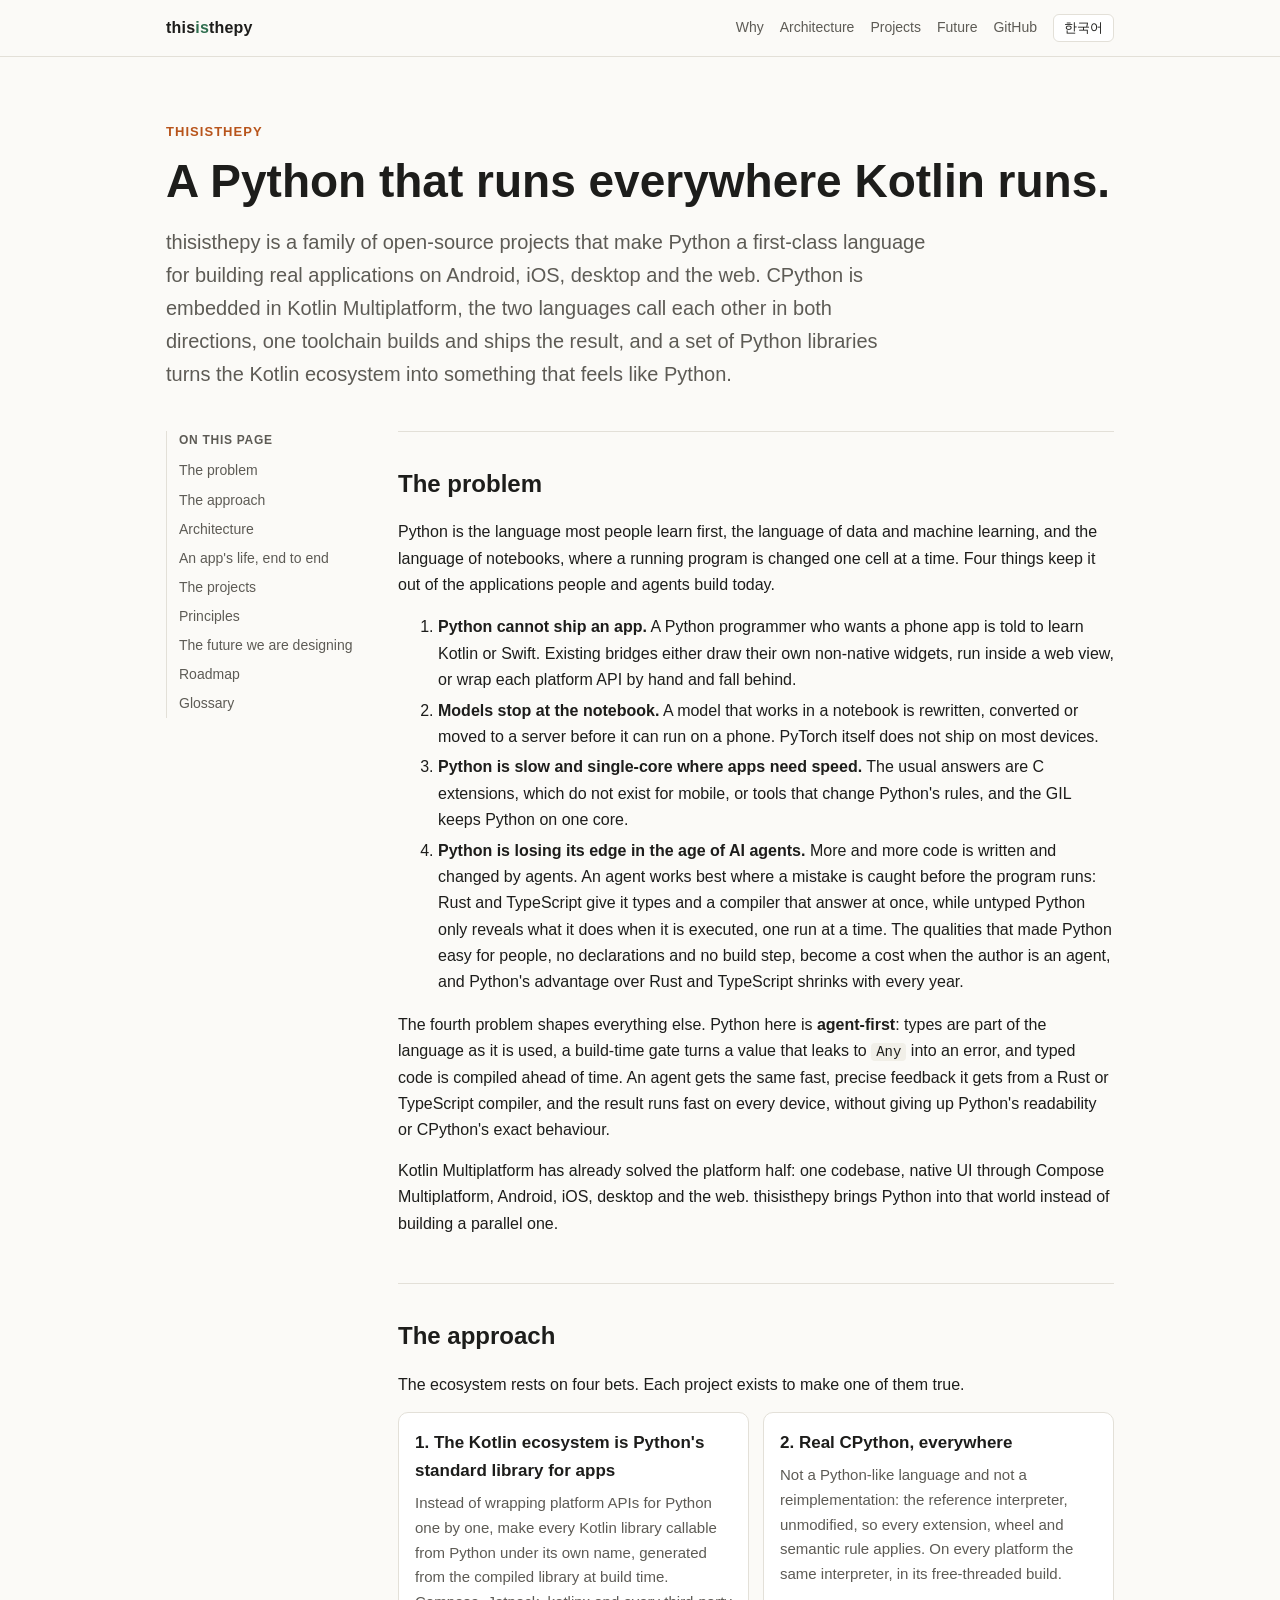
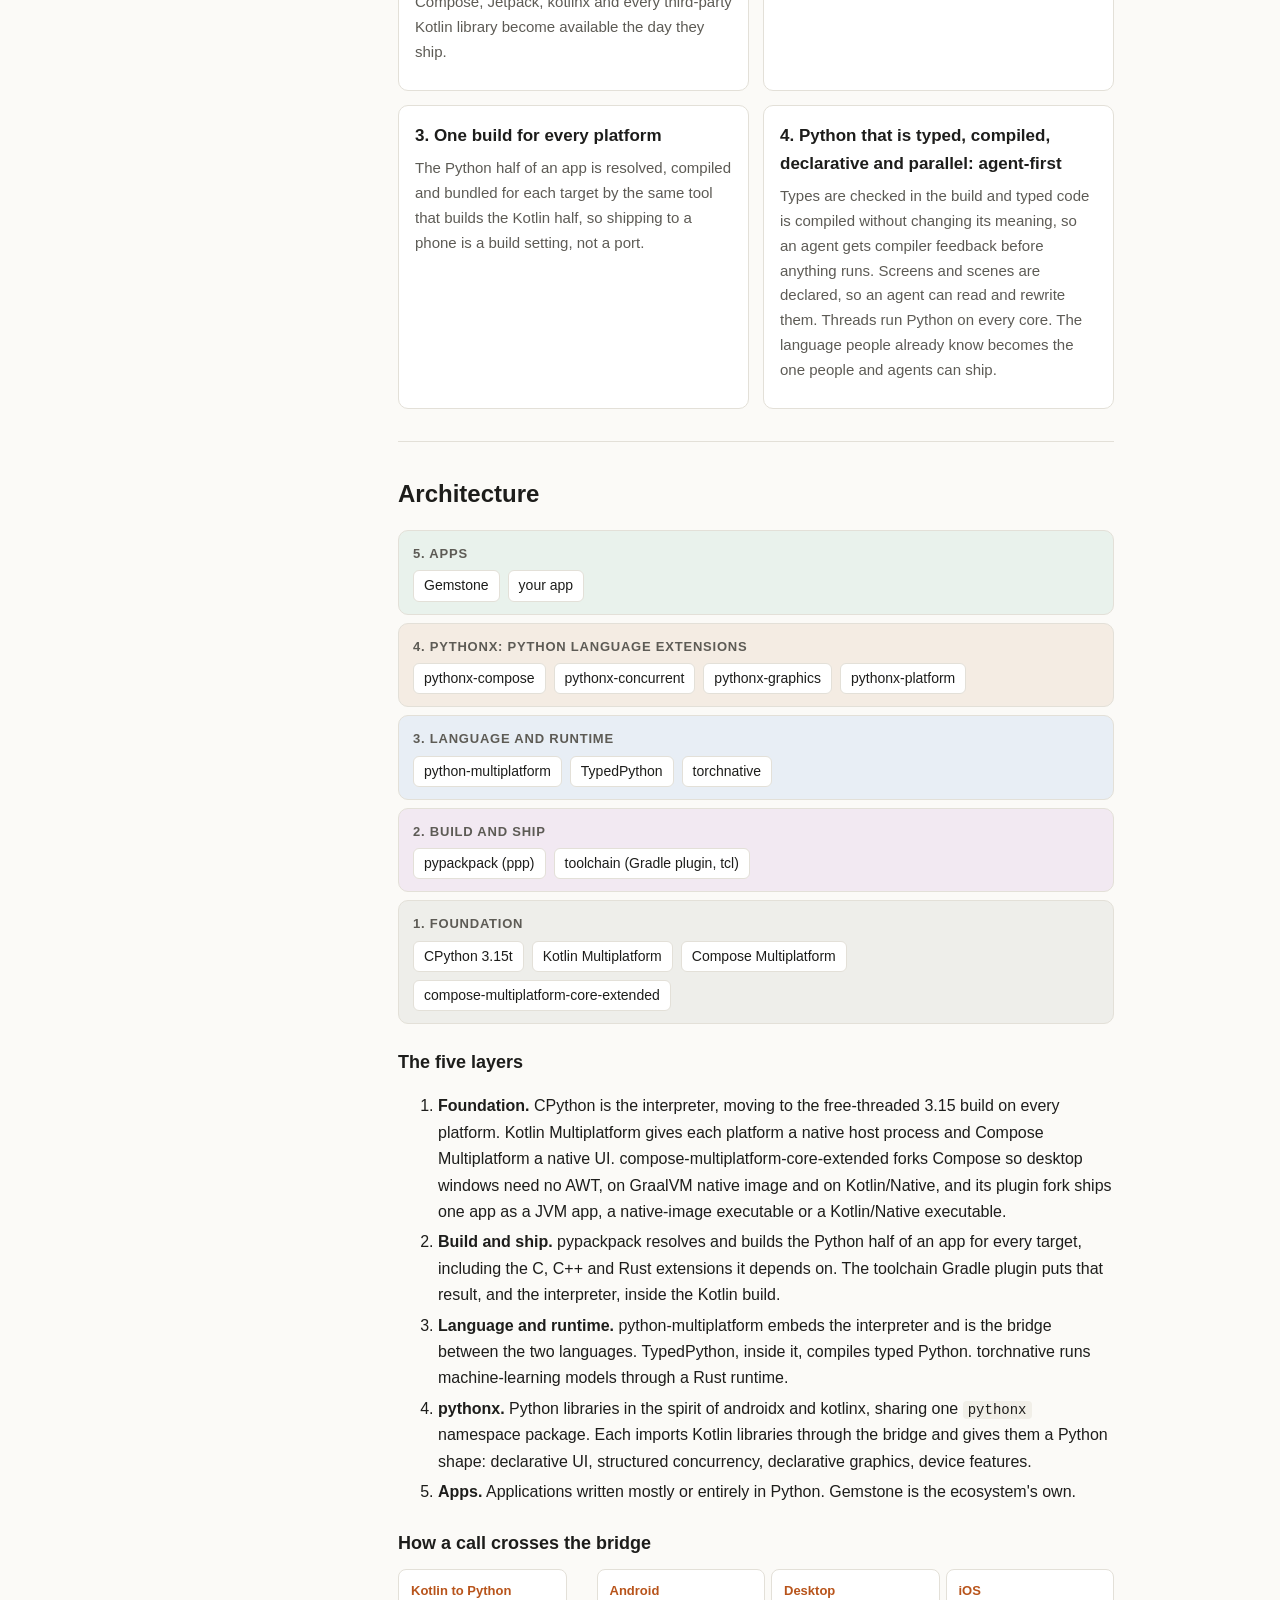
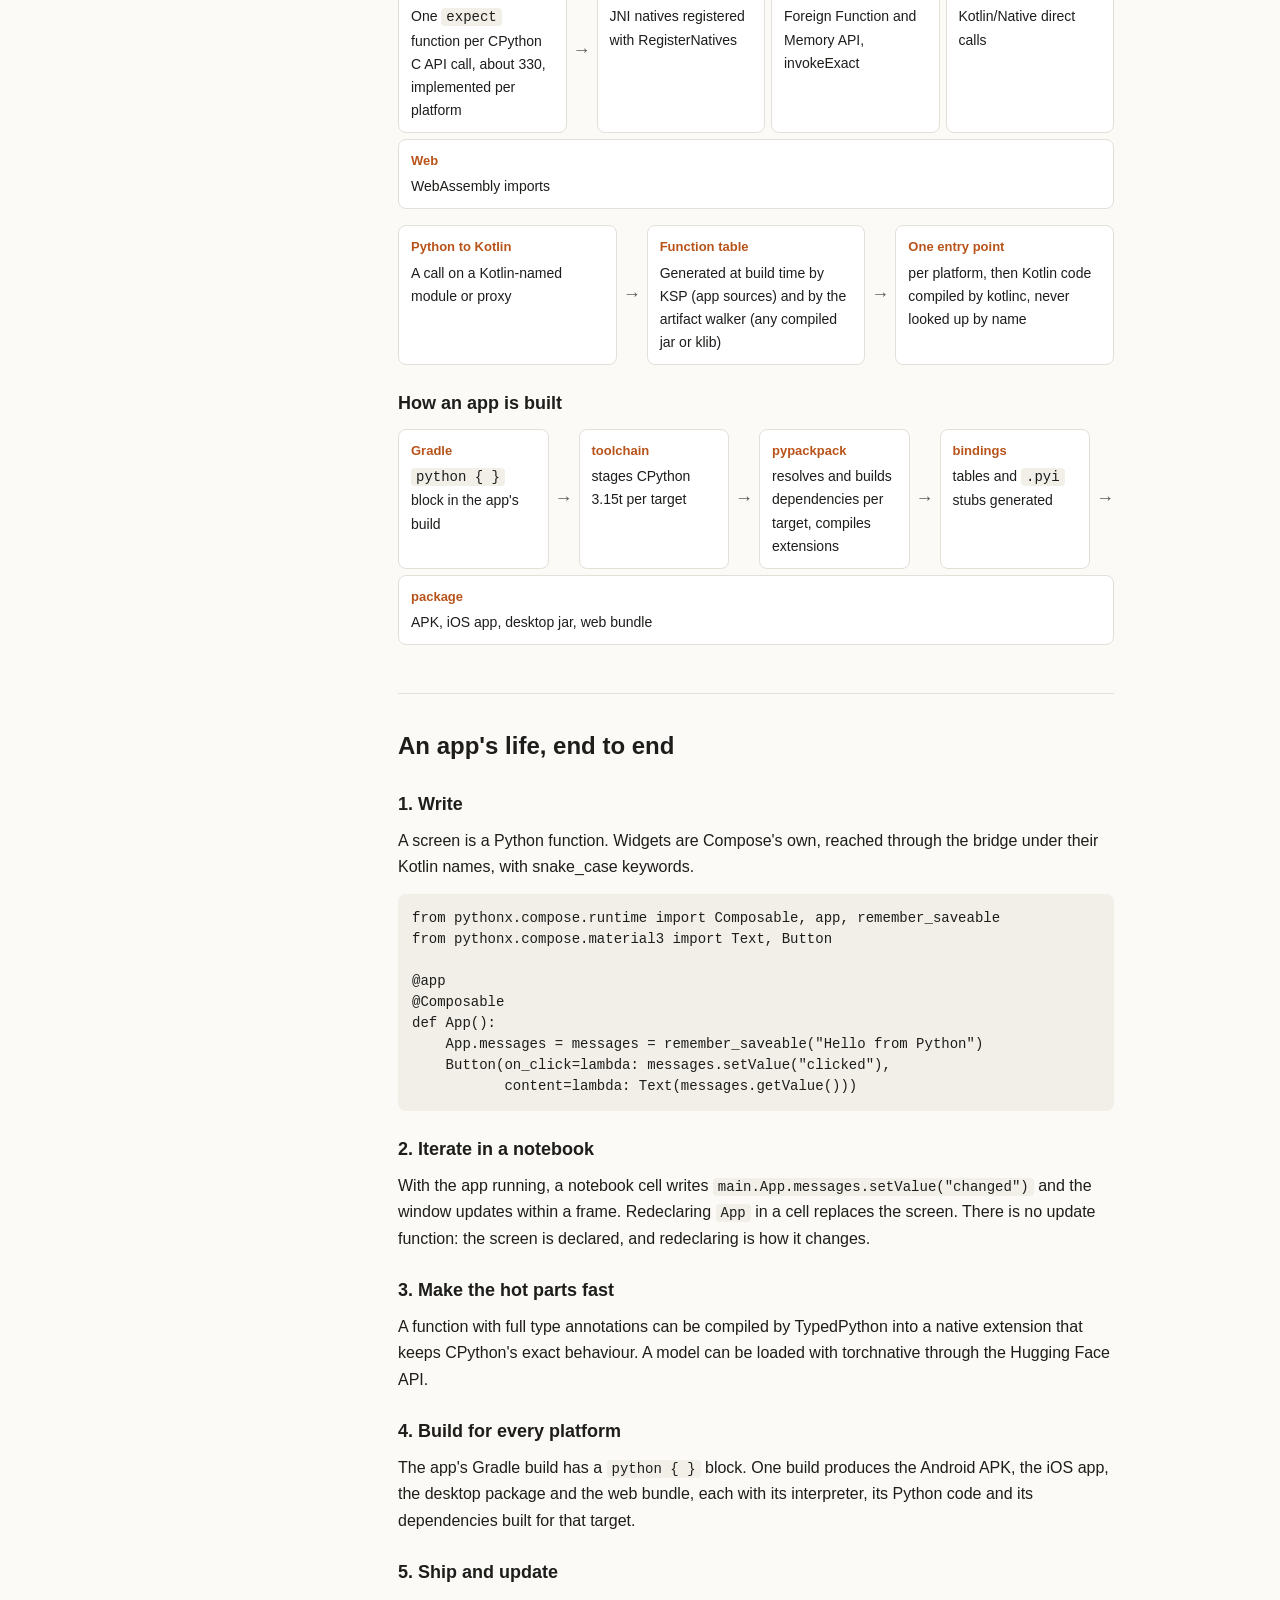
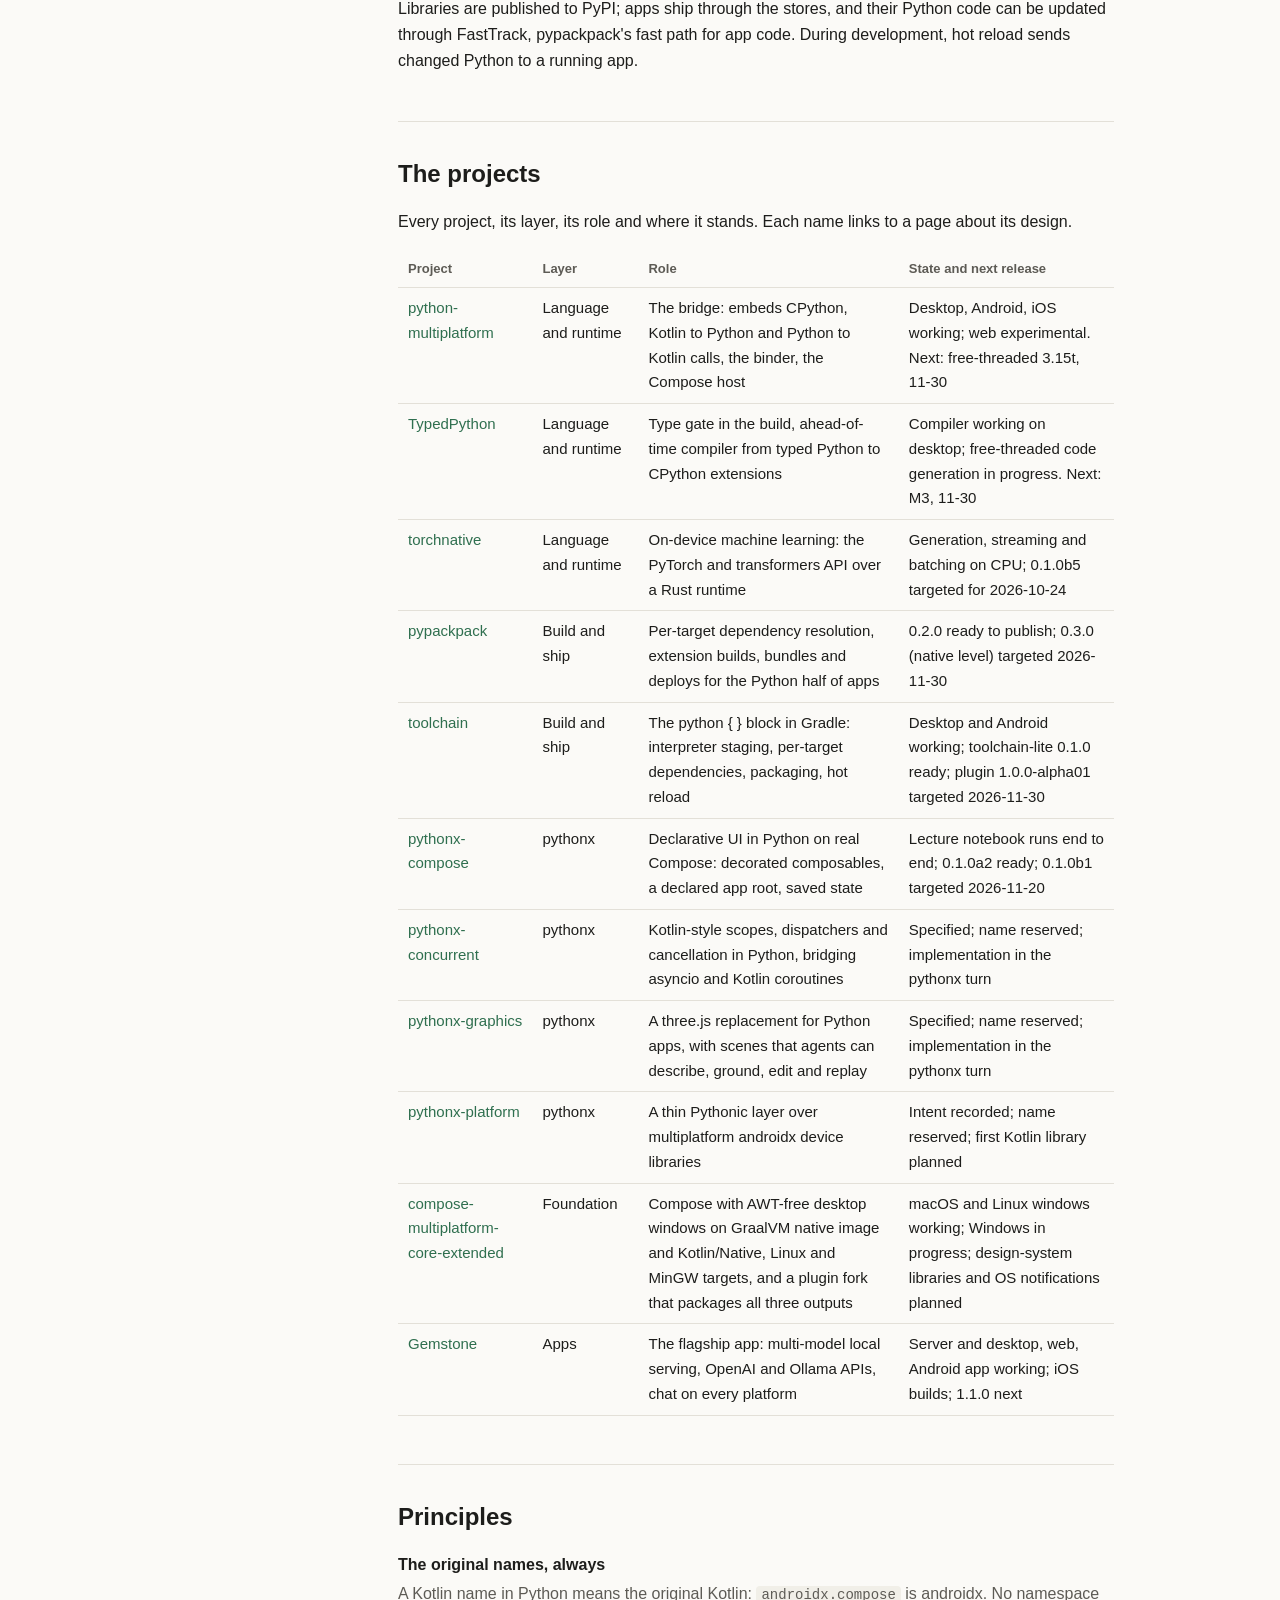
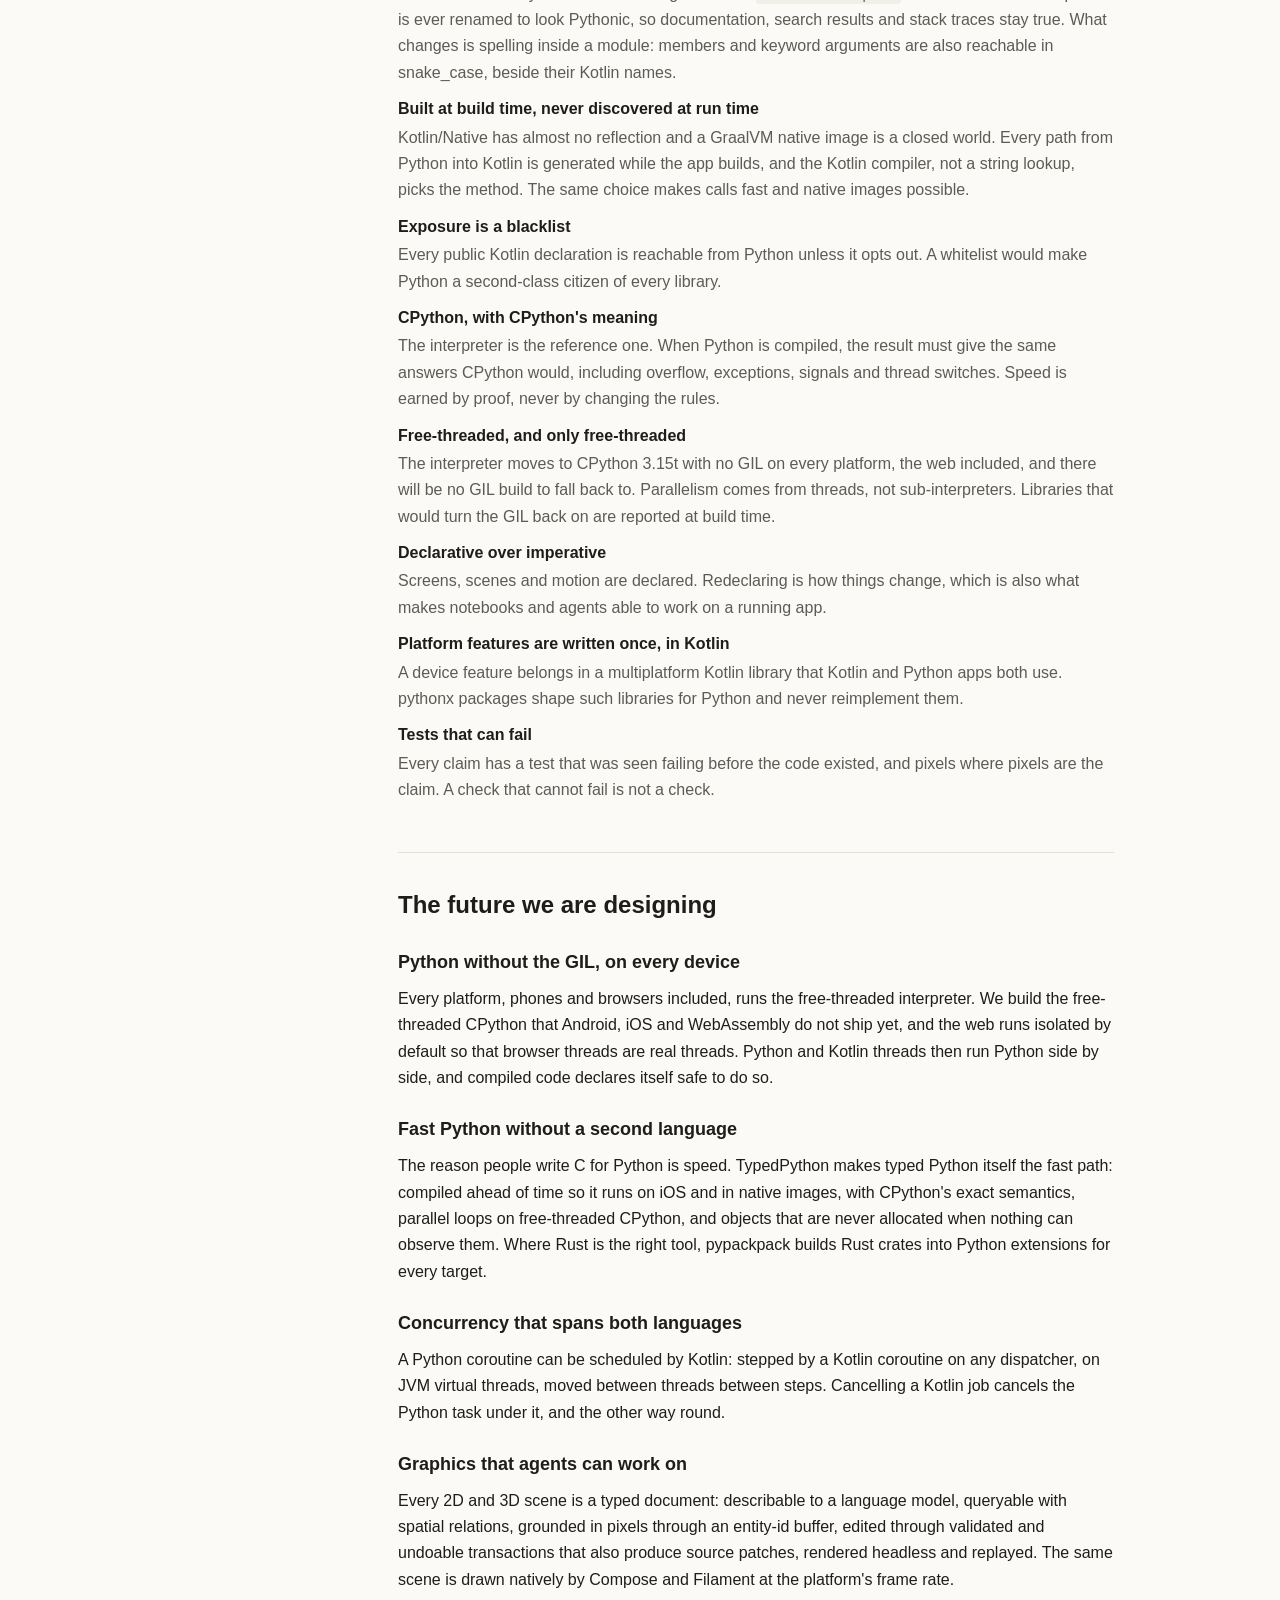
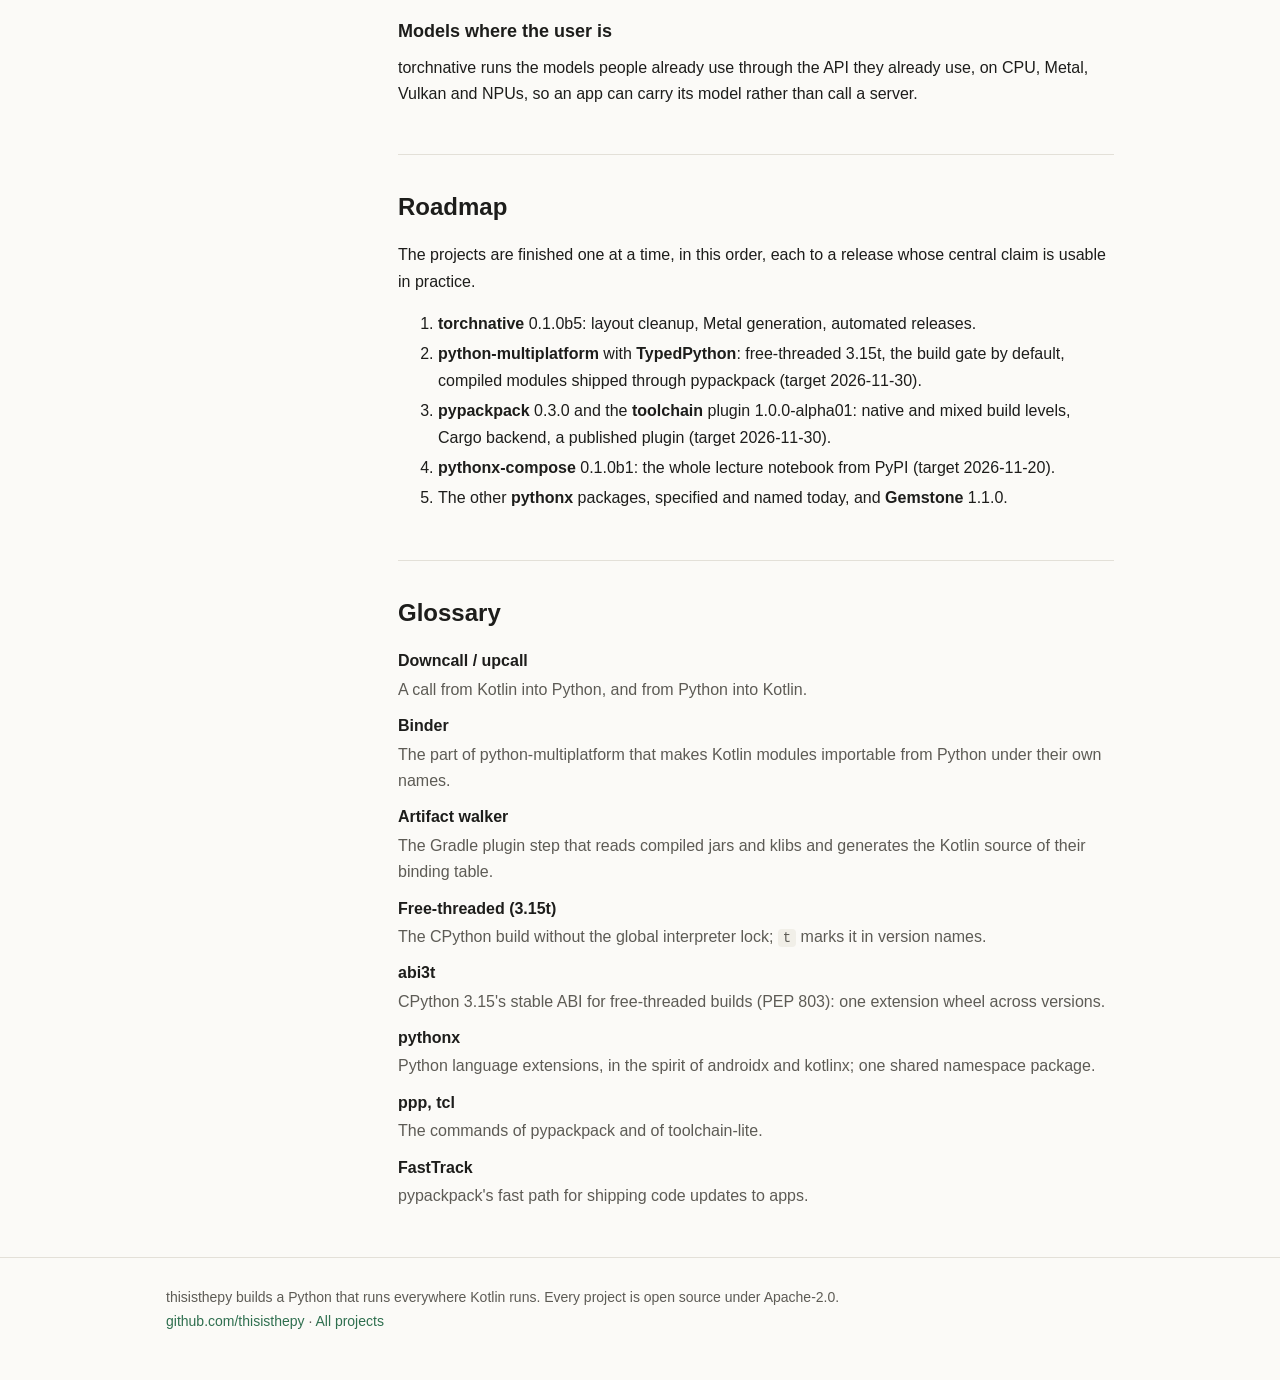
<file: index.html>
<!doctype html>
<html lang="en"><head><meta charset="utf-8"><meta name="viewport" content="width=device-width,initial-scale=1">
<title>thisisthepy</title><meta name="description" content="A Python that runs everywhere Kotlin runs: native apps, on-device AI and interactive graphics written in Python, on Android, iOS, desktop and the web.">
<link rel="canonical" href="https://thisisthepy.org/">
<link rel="stylesheet" href="assets/site.css"><script src="assets/site.js"></script></head>
<body><header class="top"><div class="wrap"><a class="brand" href="">this<span>is</span>thepy</a><nav class="links">
<a href="#problem"><span data-l="en">Why</span><span data-l="ko">왜</span></a>
<a href="#architecture"><span data-l="en">Architecture</span><span data-l="ko">구조</span></a>
<a href="#projects"><span data-l="en">Projects</span><span data-l="ko">프로젝트</span></a>
<a class="hide-sm" href="#future"><span data-l="en">Future</span><span data-l="ko">미래</span></a>
<a class="hide-sm" href="https://github.com/thisisthepy">GitHub</a>
<button class="lang" id="lang" type="button">한국어</button></nav></div></header>
<main class="wrap">
<div class="hero">
  <div class="kicker">thisisthepy</div>
  <h1><span data-l="en">A Python that runs everywhere Kotlin runs.</span><span data-l="ko">Kotlin이 도는 모든 곳에서 도는 Python.</span></h1>
  <p class="lead"><span data-l="en">thisisthepy is a family of open-source projects that make Python a first-class language for building real applications on Android, iOS, desktop and the web. CPython is embedded in Kotlin Multiplatform, the two languages call each other in both directions, one toolchain builds and ships the result, and a set of Python libraries turns the Kotlin ecosystem into something that feels like Python.</span><span data-l="ko">thisisthepy는 Python을 Android, iOS, 데스크톱, 웹에서 진짜 애플리케이션을 만드는 일급 언어로 만드는 오픈소스 프로젝트 모음입니다. CPython을 Kotlin Multiplatform 안에 넣고, 두 언어가 양방향으로 서로를 부르게 하고, 하나의 도구 체인으로 빌드하고 배포하며, 일련의 Python 라이브러리가 Kotlin 생태계를 Python답게 쓰게 합니다.</span></p>
</div>
<div class="layout"><aside class="toc"><b><span data-l="en">On this page</span><span data-l="ko">이 페이지</span></b><a href="#problem"><span data-l="en">The problem</span><span data-l="ko">풀려는 문제</span></a><a href="#approach"><span data-l="en">The approach</span><span data-l="ko">접근 방식</span></a><a href="#architecture"><span data-l="en">Architecture</span><span data-l="ko">구조</span></a><a href="#lifecycle"><span data-l="en">An app's life, end to end</span><span data-l="ko">앱 하나의 일생</span></a><a href="#projects"><span data-l="en">The projects</span><span data-l="ko">프로젝트</span></a><a href="#principles"><span data-l="en">Principles</span><span data-l="ko">원칙</span></a><a href="#future"><span data-l="en">The future we are designing</span><span data-l="ko">설계하는 미래</span></a><a href="#roadmap"><span data-l="en">Roadmap</span><span data-l="ko">로드맵</span></a><a href="#glossary"><span data-l="en">Glossary</span><span data-l="ko">용어</span></a></aside><div><section id="problem"><h2><span data-l="en">The problem</span><span data-l="ko">풀려는 문제</span></h2><div data-l="en">
<p>Python is the language most people learn first, the language of data and machine learning, and the language of notebooks, where a running program is changed one cell at a time. Four things keep it out of the applications people and agents build today.</p>
<ol>
<li><b>Python cannot ship an app.</b> A Python programmer who wants a phone app is told to learn Kotlin or Swift. Existing bridges either draw their own non-native widgets, run inside a web view, or wrap each platform API by hand and fall behind.</li>
<li><b>Models stop at the notebook.</b> A model that works in a notebook is rewritten, converted or moved to a server before it can run on a phone. PyTorch itself does not ship on most devices.</li>
<li><b>Python is slow and single-core where apps need speed.</b> The usual answers are C extensions, which do not exist for mobile, or tools that change Python's rules, and the GIL keeps Python on one core.</li>
<li><b>Python is losing its edge in the age of AI agents.</b> More and more code is written and changed by agents. An agent works best where a mistake is caught before the program runs: Rust and TypeScript give it types and a compiler that answer at once, while untyped Python only reveals what it does when it is executed, one run at a time. The qualities that made Python easy for people, no declarations and no build step, become a cost when the author is an agent, and Python's advantage over Rust and TypeScript shrinks with every year.</li>
</ol>
<p>The fourth problem shapes everything else. Python here is <b>agent-first</b>: types are part of the language as it is used, a build-time gate turns a value that leaks to <code>Any</code> into an error, and typed code is compiled ahead of time. An agent gets the same fast, precise feedback it gets from a Rust or TypeScript compiler, and the result runs fast on every device, without giving up Python's readability or CPython's exact behaviour.</p>
<p>Kotlin Multiplatform has already solved the platform half: one codebase, native UI through Compose Multiplatform, Android, iOS, desktop and the web. thisisthepy brings Python into that world instead of building a parallel one.</p></div><div data-l="ko">
<p>Python은 많은 사람이 처음 배우는 언어이고, 데이터와 머신러닝의 언어이며, 실행 중인 프로그램을 셀 하나씩 바꾸는 노트북의 언어입니다. 그런데 네 가지가 Python을 오늘 사람과 에이전트가 만드는 애플리케이션에서 밀어냅니다.</p>
<ol>
<li><b>Python으로는 앱을 배포할 수 없습니다.</b> 휴대폰 앱을 만들고 싶은 Python 개발자는 Kotlin이나 Swift를 배우라는 말을 듣습니다. 기존 다리들은 네이티브가 아닌 자체 위젯을 그리거나, 웹뷰 안에서 돌거나, 플랫폼 API를 손으로 하나씩 감싸다가 뒤처집니다.</li>
<li><b>모델은 노트북에서 멈춥니다.</b> 노트북에서 도는 모델을 휴대폰에서 돌리려면 다시 쓰거나, 변환하거나, 서버로 옮겨야 합니다. PyTorch 자체는 대부분의 기기에 들어가지 않습니다.</li>
<li><b>앱이 속도를 필요로 하는 곳에서 Python은 느리고 한 코어만 씁니다.</b> 흔한 해법은 모바일에는 없는 C 확장이거나 Python의 규칙을 바꾸는 도구이고, GIL은 Python을 한 코어에 묶어 둡니다.</li>
<li><b>AI 에이전트 시대에 Python은 장점을 잃어 가고 있습니다.</b> 점점 더 많은 코드를 에이전트가 쓰고 고칩니다. 에이전트는 프로그램을 실행하기 전에 실수가 잡히는 곳에서 가장 잘 일합니다. Rust와 TypeScript는 타입과 컴파일러가 바로 답을 주지만, 타입이 없는 Python은 실행해 봐야, 그것도 한 번에 하나씩만 무엇을 하는지 드러냅니다. 선언도 빌드 단계도 없어서 사람에게 쉬웠던 성질이, 작성자가 에이전트가 되면 비용이 되고, Rust와 TypeScript에 비한 Python의 장점은 해마다 줄어듭니다.</li>
</ol>
<p>네 번째 문제가 나머지 전부의 방향을 정합니다. 여기서 Python은 <b>에이전트 우선(agent-first)</b>입니다. 타입은 실제로 쓰는 언어의 일부이고, 빌드 시점의 게이트가 <code>Any</code>로 새는 값을 오류로 만들며, 타입 붙은 코드는 미리 컴파일됩니다. 에이전트는 Rust나 TypeScript 컴파일러에서 얻는 것과 같은 빠르고 정확한 피드백을 얻고, 결과물은 모든 기기에서 빠르게 돕니다. Python의 읽기 쉬움도, CPython과 똑같은 동작도 포기하지 않습니다.</p>
<p>플랫폼 쪽 절반은 Kotlin Multiplatform이 이미 풀었습니다. 코드베이스 하나, Compose Multiplatform의 네이티브 UI, 그리고 Android, iOS, 데스크톱, 웹. thisisthepy는 평행한 세계를 따로 만들지 않고 Python을 그 세계 안으로 데려갑니다.</p></div></section><section id="approach"><h2><span data-l="en">The approach</span><span data-l="ko">접근 방식</span></h2><div data-l="en">
<p>The ecosystem rests on four bets. Each project exists to make one of them true.</p>
<div class="two">
<div class="card"><h3>1. The Kotlin ecosystem is Python's standard library for apps</h3><p>Instead of wrapping platform APIs for Python one by one, make every Kotlin library callable from Python under its own name, generated from the compiled library at build time. Compose, Jetpack, kotlinx and every third-party Kotlin library become available the day they ship.</p></div>
<div class="card"><h3>2. Real CPython, everywhere</h3><p>Not a Python-like language and not a reimplementation: the reference interpreter, unmodified, so every extension, wheel and semantic rule applies. On every platform the same interpreter, in its free-threaded build.</p></div>
<div class="card"><h3>3. One build for every platform</h3><p>The Python half of an app is resolved, compiled and bundled for each target by the same tool that builds the Kotlin half, so shipping to a phone is a build setting, not a port.</p></div>
<div class="card"><h3>4. Python that is typed, compiled, declarative and parallel: agent-first</h3><p>Types are checked in the build and typed code is compiled without changing its meaning, so an agent gets compiler feedback before anything runs. Screens and scenes are declared, so an agent can read and rewrite them. Threads run Python on every core. The language people already know becomes the one people and agents can ship.</p></div>
</div></div><div data-l="ko">
<p>생태계는 네 가지 내기 위에 섭니다. 각 프로젝트는 그중 하나를 참으로 만들기 위해 있습니다.</p>
<div class="two">
<div class="card"><h3>1. Kotlin 생태계가 Python의 앱 표준 라이브러리다</h3><p>플랫폼 API를 Python용으로 하나씩 감싸지 않고, 모든 Kotlin 라이브러리를 원래 이름 그대로 Python에서 부를 수 있게 합니다. 빌드할 때 컴파일된 라이브러리에서 생성합니다. Compose, Jetpack, kotlinx, 그리고 모든 서드파티 Kotlin 라이브러리를 나오는 날부터 씁니다.</p></div>
<div class="card"><h3>2. 어디서나 진짜 CPython</h3><p>Python 비슷한 언어도, 재구현도 아닙니다. 고치지 않은 기준 인터프리터라서 모든 확장, 휠, 의미 규칙이 그대로 적용됩니다. 모든 플랫폼에서 같은 인터프리터를, free-threaded 빌드로 씁니다.</p></div>
<div class="card"><h3>3. 모든 플랫폼을 위한 하나의 빌드</h3><p>앱의 Python 절반을 Kotlin 절반을 빌드하는 같은 도구가 타깃마다 해석하고, 컴파일하고, 묶습니다. 휴대폰으로 배포하는 것은 포팅이 아니라 빌드 설정 하나입니다.</p></div>
<div class="card"><h3>4. 타입 있고, 컴파일되고, 선언형이고, 병렬인 Python: 에이전트 우선</h3><p>타입은 빌드에서 검사하고, 타입 붙은 코드는 의미를 바꾸지 않고 컴파일해서, 에이전트가 실행하기 전에 컴파일러의 피드백을 받습니다. 화면과 장면은 선언하므로 에이전트가 읽고 다시 쓸 수 있습니다. 스레드가 모든 코어에서 Python을 실행합니다. 사람들이 이미 아는 언어가 사람과 에이전트가 함께 배포하는 언어가 됩니다.</p></div>
</div></div></section><section id="architecture"><h2><span data-l="en">Architecture</span><span data-l="ko">구조</span></h2><div data-l="en">
<div class="stack">
  <div class="layer l1"><b><span data-l="en">5. Apps</span><span data-l="ko">5. 앱</span></b><div class="items"><a href="projects/gemstone/">Gemstone</a><span data-l="en">your app</span><span data-l="ko">여러분의 앱</span></div></div>
  <div class="layer l2"><b><span data-l="en">4. pythonx: Python language extensions</span><span data-l="ko">4. pythonx: Python 언어 확장</span></b><div class="items"><a href="projects/pythonx-compose/">pythonx-compose</a><a href="projects/pythonx-concurrent/">pythonx-concurrent</a><a href="projects/pythonx-graphics/">pythonx-graphics</a><a href="projects/pythonx-platform/">pythonx-platform</a></div></div>
  <div class="layer l3"><b><span data-l="en">3. Language and runtime</span><span data-l="ko">3. 언어와 런타임</span></b><div class="items"><a href="projects/python-multiplatform/">python-multiplatform</a><a href="projects/typedpython/">TypedPython</a><a href="projects/torchnative/">torchnative</a></div></div>
  <div class="layer l4"><b><span data-l="en">2. Build and ship</span><span data-l="ko">2. 빌드와 배포</span></b><div class="items"><a href="projects/pypackpack/">pypackpack (ppp)</a><a href="projects/toolchain/">toolchain (Gradle plugin, tcl)</a></div></div>
  <div class="layer l5"><b><span data-l="en">1. Foundation</span><span data-l="ko">1. 토대</span></b><div class="items"><span>CPython 3.15t</span><span>Kotlin Multiplatform</span><span>Compose Multiplatform</span><a href="projects/compose-multiplatform-core-extended/">compose-multiplatform-core-extended</a></div></div>
</div>
<h3>The five layers</h3>
<ol>
<li><b>Foundation.</b> CPython is the interpreter, moving to the free-threaded 3.15 build on every platform. Kotlin Multiplatform gives each platform a native host process and Compose Multiplatform a native UI. compose-multiplatform-core-extended forks Compose so desktop windows need no AWT, on GraalVM native image and on Kotlin/Native, and its plugin fork ships one app as a JVM app, a native-image executable or a Kotlin/Native executable.</li>
<li><b>Build and ship.</b> pypackpack resolves and builds the Python half of an app for every target, including the C, C++ and Rust extensions it depends on. The toolchain Gradle plugin puts that result, and the interpreter, inside the Kotlin build.</li>
<li><b>Language and runtime.</b> python-multiplatform embeds the interpreter and is the bridge between the two languages. TypedPython, inside it, compiles typed Python. torchnative runs machine-learning models through a Rust runtime.</li>
<li><b>pythonx.</b> Python libraries in the spirit of androidx and kotlinx, sharing one <code>pythonx</code> namespace package. Each imports Kotlin libraries through the bridge and gives them a Python shape: declarative UI, structured concurrency, declarative graphics, device features.</li>
<li><b>Apps.</b> Applications written mostly or entirely in Python. Gemstone is the ecosystem's own.</li>
</ol>
<h3>How a call crosses the bridge</h3>
<div class="flow"><div class="step"><b>Kotlin to Python</b>One <code>expect</code> function per CPython C API call, about 330, implemented per platform</div><div class="arrow">→</div><div class="step"><b>Android</b>JNI natives registered with RegisterNatives</div><div class="step"><b>Desktop</b>Foreign Function and Memory API, invokeExact</div><div class="step"><b>iOS</b>Kotlin/Native direct calls</div><div class="step"><b>Web</b>WebAssembly imports</div></div>
<div class="flow"><div class="step"><b>Python to Kotlin</b>A call on a Kotlin-named module or proxy</div><div class="arrow">→</div><div class="step"><b>Function table</b>Generated at build time by KSP (app sources) and by the artifact walker (any compiled jar or klib)</div><div class="arrow">→</div><div class="step"><b>One entry point</b>per platform, then Kotlin code compiled by kotlinc, never looked up by name</div></div>
<h3>How an app is built</h3>
<div class="flow"><div class="step"><b>Gradle</b><code>python { }</code> block in the app's build</div><div class="arrow">→</div><div class="step"><b>toolchain</b>stages CPython 3.15t per target</div><div class="arrow">→</div><div class="step"><b>pypackpack</b>resolves and builds dependencies per target, compiles extensions</div><div class="arrow">→</div><div class="step"><b>bindings</b>tables and <code>.pyi</code> stubs generated</div><div class="arrow">→</div><div class="step"><b>package</b>APK, iOS app, desktop jar, web bundle</div></div></div><div data-l="ko">
<div class="stack">
  <div class="layer l1"><b><span data-l="en">5. Apps</span><span data-l="ko">5. 앱</span></b><div class="items"><a href="projects/gemstone/">Gemstone</a><span data-l="en">your app</span><span data-l="ko">여러분의 앱</span></div></div>
  <div class="layer l2"><b><span data-l="en">4. pythonx: Python language extensions</span><span data-l="ko">4. pythonx: Python 언어 확장</span></b><div class="items"><a href="projects/pythonx-compose/">pythonx-compose</a><a href="projects/pythonx-concurrent/">pythonx-concurrent</a><a href="projects/pythonx-graphics/">pythonx-graphics</a><a href="projects/pythonx-platform/">pythonx-platform</a></div></div>
  <div class="layer l3"><b><span data-l="en">3. Language and runtime</span><span data-l="ko">3. 언어와 런타임</span></b><div class="items"><a href="projects/python-multiplatform/">python-multiplatform</a><a href="projects/typedpython/">TypedPython</a><a href="projects/torchnative/">torchnative</a></div></div>
  <div class="layer l4"><b><span data-l="en">2. Build and ship</span><span data-l="ko">2. 빌드와 배포</span></b><div class="items"><a href="projects/pypackpack/">pypackpack (ppp)</a><a href="projects/toolchain/">toolchain (Gradle plugin, tcl)</a></div></div>
  <div class="layer l5"><b><span data-l="en">1. Foundation</span><span data-l="ko">1. 토대</span></b><div class="items"><span>CPython 3.15t</span><span>Kotlin Multiplatform</span><span>Compose Multiplatform</span><a href="projects/compose-multiplatform-core-extended/">compose-multiplatform-core-extended</a></div></div>
</div>
<h3>다섯 계층</h3>
<ol>
<li><b>토대.</b> CPython이 인터프리터이고, 모든 플랫폼에서 free-threaded 3.15 빌드로 옮겨 가고 있습니다. Kotlin Multiplatform이 플랫폼마다 네이티브 호스트 프로세스를, Compose Multiplatform이 네이티브 UI를 줍니다. compose-multiplatform-core-extended는 Compose를 포크해 GraalVM native image와 Kotlin/Native에서 AWT 없이 데스크톱 창을 띄우고, 짝인 플러그인 포크는 같은 앱을 JVM 앱, native-image 실행 파일, Kotlin/Native 실행 파일 중 하나로 내보냅니다.</li>
<li><b>빌드와 배포.</b> pypackpack이 앱의 Python 절반을 모든 타깃용으로 해석하고 빌드합니다. 의존하는 C, C++, Rust 확장도 포함합니다. toolchain Gradle 플러그인이 그 결과와 인터프리터를 Kotlin 빌드 안에 넣습니다.</li>
<li><b>언어와 런타임.</b> python-multiplatform이 인터프리터를 넣고 두 언어 사이의 다리가 됩니다. 그 안의 TypedPython이 타입 붙은 Python을 컴파일합니다. torchnative는 Rust 런타임으로 머신러닝 모델을 돌립니다.</li>
<li><b>pythonx.</b> androidx, kotlinx와 같은 정신의 Python 라이브러리이고, 하나의 <code>pythonx</code> 네임스페이스 패키지를 함께 씁니다. 각각 다리를 통해 Kotlin 라이브러리를 가져와 Python의 모양을 줍니다. 선언형 UI, 구조적 동시성, 선언형 그래픽스, 기기 기능입니다.</li>
<li><b>앱.</b> 대부분 또는 전부를 Python으로 쓴 애플리케이션입니다. Gemstone이 생태계의 대표 앱입니다.</li>
</ol>
<h3>호출이 다리를 건너는 방식</h3>
<div class="flow"><div class="step"><b>Kotlin에서 Python으로</b>CPython C API 호출마다 <code>expect</code> 함수 하나, 약 330개, 플랫폼마다 구현</div><div class="arrow">→</div><div class="step"><b>Android</b>RegisterNatives로 등록한 JNI 네이티브</div><div class="step"><b>데스크톱</b>Foreign Function and Memory API, invokeExact</div><div class="step"><b>iOS</b>Kotlin/Native 직접 호출</div><div class="step"><b>웹</b>WebAssembly import</div></div>
<div class="flow"><div class="step"><b>Python에서 Kotlin으로</b>Kotlin 이름의 모듈이나 프록시를 호출</div><div class="arrow">→</div><div class="step"><b>함수 표</b>빌드할 때 KSP(앱 소스)와 아티팩트 워커(컴파일된 jar, klib)가 생성</div><div class="arrow">→</div><div class="step"><b>진입점 하나</b>플랫폼마다 하나. 그 뒤는 kotlinc가 컴파일한 코드이고 이름으로 찾지 않음</div></div>
<h3>앱이 빌드되는 방식</h3>
<div class="flow"><div class="step"><b>Gradle</b>앱 빌드의 <code>python { }</code> 블록</div><div class="arrow">→</div><div class="step"><b>toolchain</b>타깃마다 CPython 3.15t 준비</div><div class="arrow">→</div><div class="step"><b>pypackpack</b>타깃마다 의존성 해석과 빌드, 확장 컴파일</div><div class="arrow">→</div><div class="step"><b>바인딩</b>함수 표와 <code>.pyi</code> 스텁 생성</div><div class="arrow">→</div><div class="step"><b>패키지</b>APK, iOS 앱, 데스크톱 jar, 웹 번들</div></div></div></section><section id="lifecycle"><h2><span data-l="en">An app's life, end to end</span><span data-l="ko">앱 하나의 일생</span></h2><div data-l="en">
<h3>1. Write</h3>
<p>A screen is a Python function. Widgets are Compose's own, reached through the bridge under their Kotlin names, with snake_case keywords.</p>
<pre><code>from pythonx.compose.runtime import Composable, app, remember_saveable
from pythonx.compose.material3 import Text, Button

@app
@Composable
def App():
    App.messages = messages = remember_saveable("Hello from Python")
    Button(on_click=lambda: messages.setValue("clicked"),
           content=lambda: Text(messages.getValue()))</code></pre>
<h3>2. Iterate in a notebook</h3>
<p>With the app running, a notebook cell writes <code>main.App.messages.setValue("changed")</code> and the window updates within a frame. Redeclaring <code>App</code> in a cell replaces the screen. There is no update function: the screen is declared, and redeclaring is how it changes.</p>
<h3>3. Make the hot parts fast</h3>
<p>A function with full type annotations can be compiled by TypedPython into a native extension that keeps CPython's exact behaviour. A model can be loaded with torchnative through the Hugging Face API.</p>
<h3>4. Build for every platform</h3>
<p>The app's Gradle build has a <code>python { }</code> block. One build produces the Android APK, the iOS app, the desktop package and the web bundle, each with its interpreter, its Python code and its dependencies built for that target.</p>
<h3>5. Ship and update</h3>
<p>Libraries are published to PyPI; apps ship through the stores, and their Python code can be updated through FastTrack, pypackpack's fast path for app code. During development, hot reload sends changed Python to a running app.</p></div><div data-l="ko">
<h3>1. 쓴다</h3>
<p>화면은 Python 함수입니다. 위젯은 Compose 자신의 것이고, 다리를 통해 Kotlin 이름 그대로 닿으며, 키워드는 snake_case로 씁니다.</p>
<pre><code>from pythonx.compose.runtime import Composable, app, remember_saveable
from pythonx.compose.material3 import Text, Button

@app
@Composable
def App():
    App.messages = messages = remember_saveable("Hello from Python")
    Button(on_click=lambda: messages.setValue("clicked"),
           content=lambda: Text(messages.getValue()))</code></pre>
<h3>2. 노트북에서 다듬는다</h3>
<p>앱이 실행 중일 때 노트북 셀에서 <code>main.App.messages.setValue("changed")</code>를 쓰면 한 프레임 안에 창이 바뀝니다. 셀에서 <code>App</code>을 다시 선언하면 화면이 바뀝니다. 업데이트 함수는 없습니다. 화면은 선언하는 것이고, 바꾸고 싶으면 다시 선언합니다.</p>
<h3>3. 뜨거운 부분을 빠르게 한다</h3>
<p>타입이 다 붙은 함수는 TypedPython이 CPython과 정확히 같은 동작을 지키는 네이티브 확장으로 컴파일합니다. 모델은 torchnative로 Hugging Face API 그대로 불러옵니다.</p>
<h3>4. 모든 플랫폼용으로 빌드한다</h3>
<p>앱의 Gradle 빌드에 <code>python { }</code> 블록이 있습니다. 빌드 한 번으로 Android APK, iOS 앱, 데스크톱 패키지, 웹 번들이 나오고, 각각 그 타깃용으로 빌드된 인터프리터, Python 코드, 의존성을 품습니다.</p>
<h3>5. 배포하고 갱신한다</h3>
<p>라이브러리는 PyPI로 배포하고, 앱은 스토어로 배포하며, 앱의 Python 코드는 pypackpack의 앱 코드 빠른 경로인 FastTrack으로 갱신할 수 있습니다. 개발 중에는 핫 리로드가 바뀐 Python을 실행 중인 앱에 보냅니다.</p></div></section><section id="projects"><h2><span data-l="en">The projects</span><span data-l="ko">프로젝트</span></h2><div data-l="en"><p>Every project, its layer, its role and where it stands. Each name links to a page about its design.</p><table><tr><th>Project</th><th>Layer</th><th>Role</th><th>State and next release</th></tr><tr><td><a href="projects/python-multiplatform/">python-multiplatform</a></td><td>Language and runtime</td><td>The bridge: embeds CPython, Kotlin to Python and Python to Kotlin calls, the binder, the Compose host</td><td>Desktop, Android, iOS working; web experimental. Next: free-threaded 3.15t, 11-30</td></tr><tr><td><a href="projects/typedpython/">TypedPython</a></td><td>Language and runtime</td><td>Type gate in the build, ahead-of-time compiler from typed Python to CPython extensions</td><td>Compiler working on desktop; free-threaded code generation in progress. Next: M3, 11-30</td></tr><tr><td><a href="projects/torchnative/">torchnative</a></td><td>Language and runtime</td><td>On-device machine learning: the PyTorch and transformers API over a Rust runtime</td><td>Generation, streaming and batching on CPU; 0.1.0b5 targeted for 2026-10-24</td></tr><tr><td><a href="projects/pypackpack/">pypackpack</a></td><td>Build and ship</td><td>Per-target dependency resolution, extension builds, bundles and deploys for the Python half of apps</td><td>0.2.0 ready to publish; 0.3.0 (native level) targeted 2026-11-30</td></tr><tr><td><a href="projects/toolchain/">toolchain</a></td><td>Build and ship</td><td>The python { } block in Gradle: interpreter staging, per-target dependencies, packaging, hot reload</td><td>Desktop and Android working; toolchain-lite 0.1.0 ready; plugin 1.0.0-alpha01 targeted 2026-11-30</td></tr><tr><td><a href="projects/pythonx-compose/">pythonx-compose</a></td><td>pythonx</td><td>Declarative UI in Python on real Compose: decorated composables, a declared app root, saved state</td><td>Lecture notebook runs end to end; 0.1.0a2 ready; 0.1.0b1 targeted 2026-11-20</td></tr><tr><td><a href="projects/pythonx-concurrent/">pythonx-concurrent</a></td><td>pythonx</td><td>Kotlin-style scopes, dispatchers and cancellation in Python, bridging asyncio and Kotlin coroutines</td><td>Specified; name reserved; implementation in the pythonx turn</td></tr><tr><td><a href="projects/pythonx-graphics/">pythonx-graphics</a></td><td>pythonx</td><td>A three.js replacement for Python apps, with scenes that agents can describe, ground, edit and replay</td><td>Specified; name reserved; implementation in the pythonx turn</td></tr><tr><td><a href="projects/pythonx-platform/">pythonx-platform</a></td><td>pythonx</td><td>A thin Pythonic layer over multiplatform androidx device libraries</td><td>Intent recorded; name reserved; first Kotlin library planned</td></tr><tr><td><a href="projects/compose-multiplatform-core-extended/">compose-multiplatform-core-extended</a></td><td>Foundation</td><td>Compose with AWT-free desktop windows on GraalVM native image and Kotlin/Native, Linux and MinGW targets, and a plugin fork that packages all three outputs</td><td>macOS and Linux windows working; Windows in progress; design-system libraries and OS notifications planned</td></tr><tr><td><a href="projects/gemstone/">Gemstone</a></td><td>Apps</td><td>The flagship app: multi-model local serving, OpenAI and Ollama APIs, chat on every platform</td><td>Server and desktop, web, Android app working; iOS builds; 1.1.0 next</td></tr></table></div><div data-l="ko"><p>모든 프로젝트와 그 계층, 역할, 현재 위치입니다. 이름을 누르면 그 프로젝트의 설계를 설명하는 페이지로 갑니다.</p><table><tr><th>프로젝트</th><th>계층</th><th>역할</th><th>상태와 다음 출시</th></tr><tr><td><a href="projects/python-multiplatform/">python-multiplatform</a></td><td>Language and runtime</td><td>다리: CPython 임베드, 양방향 호출, 바인더, Compose 호스트</td><td>데스크톱, Android, iOS 동작, 웹 실험 단계. 다음: free-threaded 3.15t, 11-30</td></tr><tr><td><a href="projects/typedpython/">TypedPython</a></td><td>Language and runtime</td><td>빌드 안의 타입 게이트, 타입 붙은 Python을 CPython 확장으로 미리 컴파일</td><td>데스크톱에서 컴파일러 동작, free-threaded 코드 생성 진행 중. 다음: M3, 11-30</td></tr><tr><td><a href="projects/torchnative/">torchnative</a></td><td>Language and runtime</td><td>온디바이스 머신러닝: Rust 런타임 위의 PyTorch와 transformers API</td><td>CPU에서 생성, 스트리밍, 배칭. 0.1.0b5 목표 2026-10-24</td></tr><tr><td><a href="projects/pypackpack/">pypackpack</a></td><td>Build and ship</td><td>앱의 Python 절반을 위한 타깃별 의존성 해석, 확장 빌드, 번들, 배포</td><td>0.2.0 게시 준비 완료, 0.3.0(native 레벨) 목표 2026-11-30</td></tr><tr><td><a href="projects/toolchain/">toolchain</a></td><td>Build and ship</td><td>Gradle의 python { } 블록: 인터프리터 준비, 타깃별 의존성, 패키징, 핫 리로드</td><td>데스크톱과 Android 동작, toolchain-lite 0.1.0 준비, 플러그인 1.0.0-alpha01 목표 2026-11-30</td></tr><tr><td><a href="projects/pythonx-compose/">pythonx-compose</a></td><td>pythonx</td><td>진짜 Compose 위의 Python 선언형 UI: 데코레이터 컴포저블, 선언된 앱 루트, 저장 상태</td><td>강의 노트북이 처음부터 끝까지 동작, 0.1.0a2 준비, 0.1.0b1 목표 2026-11-20</td></tr><tr><td><a href="projects/pythonx-concurrent/">pythonx-concurrent</a></td><td>pythonx</td><td>Python의 Kotlin식 스코프, 디스패처, 취소. asyncio와 Kotlin 코루틴을 잇습니다</td><td>스펙 완료, 이름 선점, 구현은 pythonx 차례</td></tr><tr><td><a href="projects/pythonx-graphics/">pythonx-graphics</a></td><td>pythonx</td><td>Python 앱을 위한 three.js 대체, 에이전트가 설명하고 연결하고 고치고 재생하는 장면</td><td>스펙 완료, 이름 선점, 구현은 pythonx 차례</td></tr><tr><td><a href="projects/pythonx-platform/">pythonx-platform</a></td><td>pythonx</td><td>멀티플랫폼 androidx 기기 라이브러리 위의 얇은 Python 층</td><td>의도 기록, 이름 선점, 첫 Kotlin 라이브러리 계획</td></tr><tr><td><a href="projects/compose-multiplatform-core-extended/">compose-multiplatform-core-extended</a></td><td>Foundation</td><td>GraalVM native image와 Kotlin/Native의 AWT 없는 데스크톱 창, Linux·MinGW 타깃, 세 출력을 패키징하는 플러그인 포크를 갖춘 Compose</td><td>macOS·Linux 창 동작, Windows 진행 중, 디자인 시스템 라이브러리와 OS 알림 계획</td></tr><tr><td><a href="projects/gemstone/">Gemstone</a></td><td>Apps</td><td>대표 앱: 로컬 다중 모델 서빙, OpenAI와 Ollama API, 모든 플랫폼의 채팅</td><td>서버와 데스크톱, 웹, Android 앱 동작, iOS 빌드 성공, 다음은 1.1.0</td></tr></table></div></section><section id="principles"><h2><span data-l="en">Principles</span><span data-l="ko">원칙</span></h2><div data-l="en">
<dl class="gloss">
<dt>The original names, always</dt><dd>A Kotlin name in Python means the original Kotlin: <code>androidx.compose</code> is androidx. No namespace is ever renamed to look Pythonic, so documentation, search results and stack traces stay true. What changes is spelling inside a module: members and keyword arguments are also reachable in snake_case, beside their Kotlin names.</dd>
<dt>Built at build time, never discovered at run time</dt><dd>Kotlin/Native has almost no reflection and a GraalVM native image is a closed world. Every path from Python into Kotlin is generated while the app builds, and the Kotlin compiler, not a string lookup, picks the method. The same choice makes calls fast and native images possible.</dd>
<dt>Exposure is a blacklist</dt><dd>Every public Kotlin declaration is reachable from Python unless it opts out. A whitelist would make Python a second-class citizen of every library.</dd>
<dt>CPython, with CPython's meaning</dt><dd>The interpreter is the reference one. When Python is compiled, the result must give the same answers CPython would, including overflow, exceptions, signals and thread switches. Speed is earned by proof, never by changing the rules.</dd>
<dt>Free-threaded, and only free-threaded</dt><dd>The interpreter moves to CPython 3.15t with no GIL on every platform, the web included, and there will be no GIL build to fall back to. Parallelism comes from threads, not sub-interpreters. Libraries that would turn the GIL back on are reported at build time.</dd>
<dt>Declarative over imperative</dt><dd>Screens, scenes and motion are declared. Redeclaring is how things change, which is also what makes notebooks and agents able to work on a running app.</dd>
<dt>Platform features are written once, in Kotlin</dt><dd>A device feature belongs in a multiplatform Kotlin library that Kotlin and Python apps both use. pythonx packages shape such libraries for Python and never reimplement them.</dd>
<dt>Tests that can fail</dt><dd>Every claim has a test that was seen failing before the code existed, and pixels where pixels are the claim. A check that cannot fail is not a check.</dd>
</dl></div><div data-l="ko">
<dl class="gloss">
<dt>원래 이름 그대로</dt><dd>Python에서 보이는 Kotlin 이름은 원래 Kotlin을 뜻합니다. <code>androidx.compose</code>는 androidx입니다. Python처럼 보이려고 네임스페이스 이름을 바꾸는 일은 없어서 문서, 검색 결과, 스택 트레이스가 그대로 맞습니다. 바뀌는 것은 모듈 안의 표기입니다. 멤버와 키워드 인자는 Kotlin 이름 옆에서 snake_case로도 부를 수 있습니다.</dd>
<dt>실행 중에 찾지 않고 빌드할 때 만든다</dt><dd>Kotlin/Native에는 리플렉션이 거의 없고 GraalVM 네이티브 이미지는 닫힌 세계입니다. Python에서 Kotlin으로 가는 모든 경로를 앱이 빌드될 때 생성하고, 메서드는 문자열 검색이 아니라 Kotlin 컴파일러가 고릅니다. 이 선택이 호출을 빠르게 하고 네이티브 이미지를 가능하게 합니다.</dd>
<dt>노출은 블랙리스트</dt><dd>모든 public Kotlin 선언은 스스로 빠지지 않는 한 Python에서 닿습니다. 화이트리스트였다면 Python은 모든 라이브러리의 이등 시민이 됐을 것입니다.</dd>
<dt>CPython과 CPython의 의미</dt><dd>인터프리터는 기준 구현입니다. Python을 컴파일할 때도 결과는 넘침, 예외, 시그널, 스레드 전환까지 CPython과 같은 답을 내야 합니다. 속도는 규칙을 바꿔서가 아니라 증명으로 얻습니다.</dd>
<dt>free-threaded, 그것만</dt><dd>인터프리터를 웹을 포함한 모든 플랫폼에서 GIL 없는 CPython 3.15t로 옮기고, 되돌아갈 GIL 빌드는 두지 않습니다. 병렬성은 서브 인터프리터가 아니라 스레드에서 옵니다. GIL을 다시 켜는 라이브러리는 빌드할 때 알려 줍니다.</dd>
<dt>명령형보다 선언형</dt><dd>화면, 장면, 움직임을 선언합니다. 다시 선언하는 것이 바꾸는 방법이고, 그래서 노트북과 에이전트가 실행 중인 앱을 다룰 수 있습니다.</dd>
<dt>플랫폼 기능은 Kotlin으로 한 번</dt><dd>기기 기능은 Kotlin 앱과 Python 앱이 함께 쓰는 멀티플랫폼 Kotlin 라이브러리에 속합니다. pythonx 패키지는 그런 라이브러리를 Python에 맞게 다듬고, 다시 구현하지 않습니다.</dd>
<dt>실패할 수 있는 테스트</dt><dd>모든 주장에는 코드가 있기 전에 실패하는 것을 본 테스트가 있고, 화면이 주장이면 픽셀로 증명합니다. 실패할 수 없는 검사는 검사가 아닙니다.</dd>
</dl></div></section><section id="future"><h2><span data-l="en">The future we are designing</span><span data-l="ko">설계하는 미래</span></h2><div data-l="en">
<h3>Python without the GIL, on every device</h3>
<p>Every platform, phones and browsers included, runs the free-threaded interpreter. We build the free-threaded CPython that Android, iOS and WebAssembly do not ship yet, and the web runs isolated by default so that browser threads are real threads. Python and Kotlin threads then run Python side by side, and compiled code declares itself safe to do so.</p>
<h3>Fast Python without a second language</h3>
<p>The reason people write C for Python is speed. TypedPython makes typed Python itself the fast path: compiled ahead of time so it runs on iOS and in native images, with CPython's exact semantics, parallel loops on free-threaded CPython, and objects that are never allocated when nothing can observe them. Where Rust is the right tool, pypackpack builds Rust crates into Python extensions for every target.</p>
<h3>Concurrency that spans both languages</h3>
<p>A Python coroutine can be scheduled by Kotlin: stepped by a Kotlin coroutine on any dispatcher, on JVM virtual threads, moved between threads between steps. Cancelling a Kotlin job cancels the Python task under it, and the other way round.</p>
<h3>Graphics that agents can work on</h3>
<p>Every 2D and 3D scene is a typed document: describable to a language model, queryable with spatial relations, grounded in pixels through an entity-id buffer, edited through validated and undoable transactions that also produce source patches, rendered headless and replayed. The same scene is drawn natively by Compose and Filament at the platform's frame rate.</p>
<h3>Models where the user is</h3>
<p>torchnative runs the models people already use through the API they already use, on CPU, Metal, Vulkan and NPUs, so an app can carry its model rather than call a server.</p></div><div data-l="ko">
<h3>모든 기기에서 GIL 없는 Python</h3>
<p>휴대폰과 브라우저를 포함한 모든 플랫폼이 free-threaded 인터프리터로 돕니다. Android, iOS, WebAssembly가 아직 제공하지 않는 free-threaded CPython은 우리가 직접 빌드하고, 웹은 기본으로 격리돼서 브라우저 스레드가 진짜 스레드가 됩니다. 그러면 Python 스레드와 Kotlin 스레드가 나란히 Python을 실행하고, 컴파일된 코드는 그래도 안전하다고 스스로 선언합니다.</p>
<h3>두 번째 언어 없이 빠른 Python</h3>
<p>사람들이 Python을 위해 C를 쓰는 이유는 속도입니다. TypedPython은 타입 붙은 Python 자체를 빠른 길로 만듭니다. 미리 컴파일해서 iOS와 네이티브 이미지에서 돌고, CPython과 정확히 같은 의미를 지키며, free-threaded CPython에서 루프를 병렬로 돌리고, 아무도 관측할 수 없는 객체는 만들지 않습니다. Rust가 맞는 도구인 곳에서는 pypackpack이 Rust 크레이트를 모든 타깃용 Python 확장으로 빌드합니다.</p>
<h3>두 언어에 걸친 동시성</h3>
<p>Python 코루틴을 Kotlin이 스케줄할 수 있습니다. Kotlin 코루틴이 어떤 디스패처에서든, JVM 가상 스레드 위에서도 한 단계씩 실행하고, 단계 사이에 스레드를 옮길 수 있습니다. Kotlin job을 취소하면 그 아래의 Python 태스크가 취소되고, 반대도 같습니다.</p>
<h3>에이전트가 다룰 수 있는 그래픽스</h3>
<p>모든 2D, 3D 장면은 타입이 있는 문서입니다. 언어 모델에게 설명할 수 있고, 공간 관계로 질의할 수 있고, 엔티티 ID 버퍼로 픽셀과 연결되고, 검증되고 되돌릴 수 있으며 소스 패치까지 내는 트랜잭션으로 고치고, 창 없이 렌더링하고 재생합니다. 같은 장면을 Compose와 Filament가 플랫폼 프레임 속도로 네이티브하게 그립니다.</p>
<h3>사용자가 있는 곳의 모델</h3>
<p>torchnative는 사람들이 이미 쓰는 모델을 이미 쓰는 API로 CPU, Metal, Vulkan, NPU에서 돌려서, 앱이 서버를 부르지 않고 모델을 품고 다닐 수 있게 합니다.</p></div></section><section id="roadmap"><h2><span data-l="en">Roadmap</span><span data-l="ko">로드맵</span></h2><div data-l="en">
<p>The projects are finished one at a time, in this order, each to a release whose central claim is usable in practice.</p>
<ol>
<li><b>torchnative</b> 0.1.0b5: layout cleanup, Metal generation, automated releases.</li>
<li><b>python-multiplatform</b> with <b>TypedPython</b>: free-threaded 3.15t, the build gate by default, compiled modules shipped through pypackpack (target 2026-11-30).</li>
<li><b>pypackpack</b> 0.3.0 and the <b>toolchain</b> plugin 1.0.0-alpha01: native and mixed build levels, Cargo backend, a published plugin (target 2026-11-30).</li>
<li><b>pythonx-compose</b> 0.1.0b1: the whole lecture notebook from PyPI (target 2026-11-20).</li>
<li>The other <b>pythonx</b> packages, specified and named today, and <b>Gemstone</b> 1.1.0.</li>
</ol></div><div data-l="ko">
<p>프로젝트는 이 순서대로 하나씩, 핵심 주장이 실제로 쓸 수 있는 출시까지 마무리합니다.</p>
<ol>
<li><b>torchnative</b> 0.1.0b5: 구조 정리, Metal에서의 생성, 자동 배포.</li>
<li><b>python-multiplatform</b>과 <b>TypedPython</b>: free-threaded 3.15t, 기본으로 켜진 빌드 게이트, pypackpack으로 배포되는 컴파일 모듈 (목표 2026-11-30).</li>
<li><b>pypackpack</b> 0.3.0과 <b>toolchain</b> 플러그인 1.0.0-alpha01: native와 mixed 빌드 레벨, Cargo 백엔드, 공개 배포된 플러그인 (목표 2026-11-30).</li>
<li><b>pythonx-compose</b> 0.1.0b1: 강의 노트북 전체를 PyPI에서 (목표 2026-11-20).</li>
<li>스펙과 이름을 확보해 둔 나머지 <b>pythonx</b> 패키지들, 그리고 <b>Gemstone</b> 1.1.0.</li>
</ol></div></section><section id="glossary"><h2><span data-l="en">Glossary</span><span data-l="ko">용어</span></h2><div data-l="en">
<dl class="gloss">
<dt>Downcall / upcall</dt><dd>A call from Kotlin into Python, and from Python into Kotlin.</dd>
<dt>Binder</dt><dd>The part of python-multiplatform that makes Kotlin modules importable from Python under their own names.</dd>
<dt>Artifact walker</dt><dd>The Gradle plugin step that reads compiled jars and klibs and generates the Kotlin source of their binding table.</dd>
<dt>Free-threaded (3.15t)</dt><dd>The CPython build without the global interpreter lock; <code>t</code> marks it in version names.</dd>
<dt>abi3t</dt><dd>CPython 3.15's stable ABI for free-threaded builds (PEP 803): one extension wheel across versions.</dd>
<dt>pythonx</dt><dd>Python language extensions, in the spirit of androidx and kotlinx; one shared namespace package.</dd>
<dt>ppp, tcl</dt><dd>The commands of pypackpack and of toolchain-lite.</dd>
<dt>FastTrack</dt><dd>pypackpack's fast path for shipping code updates to apps.</dd>
</dl></div><div data-l="ko">
<dl class="gloss">
<dt>downcall / upcall</dt><dd>Kotlin에서 Python으로의 호출, Python에서 Kotlin으로의 호출.</dd>
<dt>바인더</dt><dd>Kotlin 모듈을 원래 이름 그대로 Python에서 import하게 해 주는 python-multiplatform의 부분.</dd>
<dt>아티팩트 워커</dt><dd>컴파일된 jar와 klib을 읽어 바인딩 표의 Kotlin 소스를 생성하는 Gradle 플러그인 단계.</dd>
<dt>free-threaded (3.15t)</dt><dd>전역 인터프리터 락이 없는 CPython 빌드. 버전 이름의 <code>t</code>가 표시입니다.</dd>
<dt>abi3t</dt><dd>free-threaded 빌드를 위한 CPython 3.15의 안정 ABI(PEP 803). 확장 wheel 하나를 여러 버전에서 씁니다.</dd>
<dt>pythonx</dt><dd>androidx, kotlinx와 같은 정신의 Python 언어 확장. 하나의 공유 네임스페이스 패키지입니다.</dd>
<dt>ppp, tcl</dt><dd>pypackpack과 toolchain-lite의 명령.</dd>
<dt>FastTrack</dt><dd>앱에 코드 업데이트를 빠르게 보내는 pypackpack의 경로.</dd>
</dl></div></section></div></div></main>
<footer><div class="wrap"><span data-l="en">thisisthepy builds a Python that runs everywhere Kotlin runs. Every project is open source under Apache-2.0.</span><span data-l="ko">thisisthepy는 Kotlin이 도는 모든 곳에서 도는 Python을 만듭니다. 모든 프로젝트는 Apache-2.0 오픈소스입니다.</span><br><a href="https://github.com/thisisthepy">github.com/thisisthepy</a> · <a href="#projects"><span data-l="en">All projects</span><span data-l="ko">전체 프로젝트</span></a></div></footer>
</body></html>
</file>
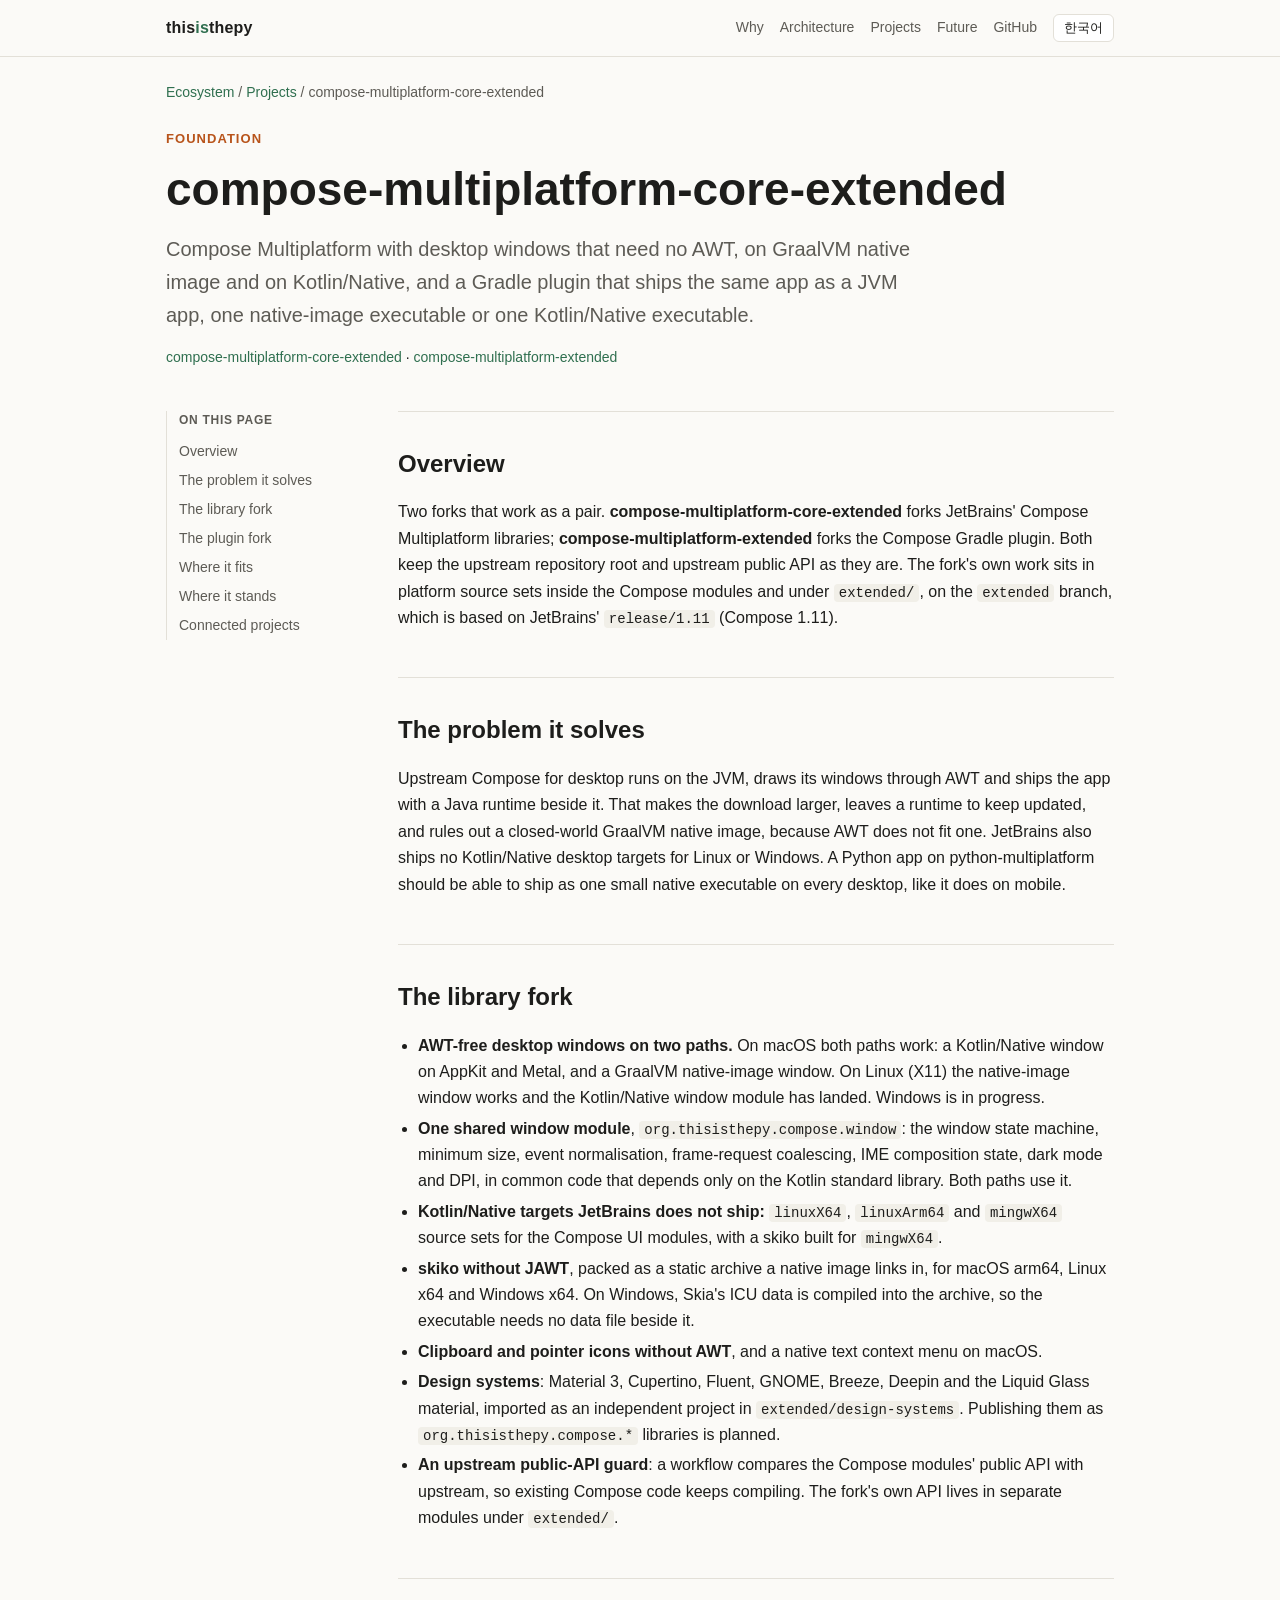
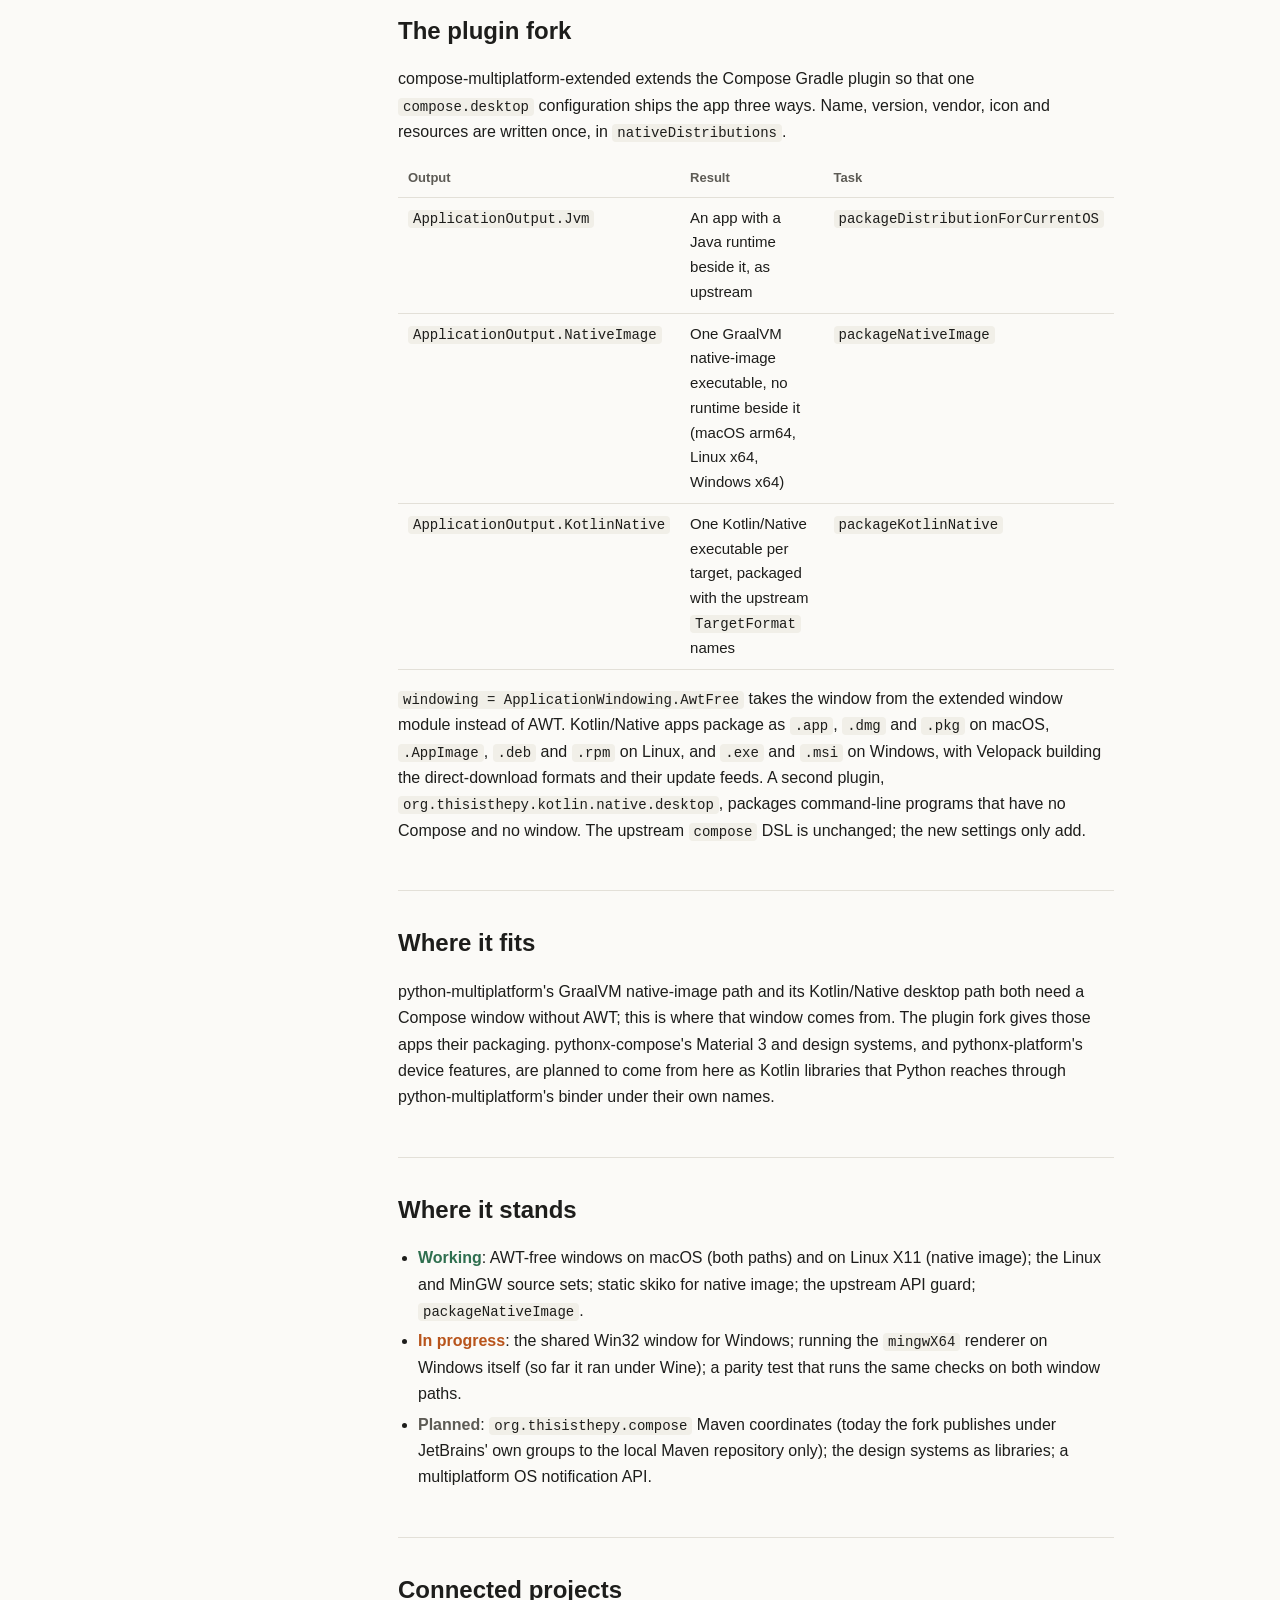
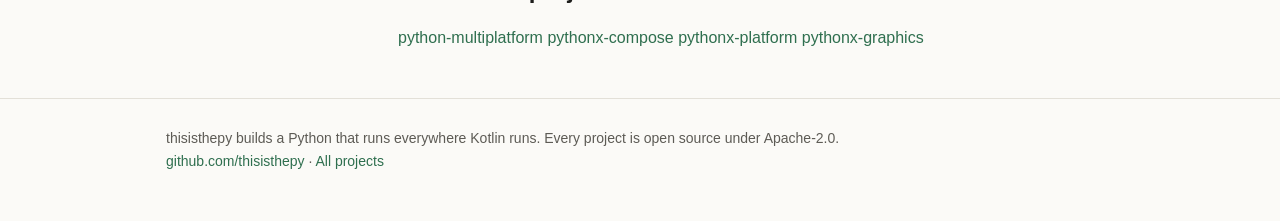
<file: projects/compose-multiplatform-core-extended/index.html>
<!doctype html>
<html lang="en"><head><meta charset="utf-8"><meta name="viewport" content="width=device-width,initial-scale=1">
<title>compose-multiplatform-core-extended | thisisthepy</title><meta name="description" content="Compose Multiplatform with desktop windows that need no AWT, on GraalVM native image and Kotlin/Native, and a Gradle plugin that ships one app as a JVM app, a native-image executable or a Kotlin/Native executable.">
<link rel="canonical" href="https://thisisthepy.org/projects/compose-multiplatform-core-extended/">
<link rel="stylesheet" href="../../assets/site.css"><script src="../../assets/site.js"></script></head>
<body><header class="top"><div class="wrap"><a class="brand" href="../../">this<span>is</span>thepy</a><nav class="links">
<a href="../../#problem"><span data-l="en">Why</span><span data-l="ko">왜</span></a>
<a href="../../#architecture"><span data-l="en">Architecture</span><span data-l="ko">구조</span></a>
<a href="../../#projects"><span data-l="en">Projects</span><span data-l="ko">프로젝트</span></a>
<a class="hide-sm" href="../../#future"><span data-l="en">Future</span><span data-l="ko">미래</span></a>
<a class="hide-sm" href="https://github.com/thisisthepy">GitHub</a>
<button class="lang" id="lang" type="button">한국어</button></nav></div></header>
<main class="wrap"><div class="crumbs"><a href="../../"><span data-l="en">Ecosystem</span><span data-l="ko">생태계</span></a> / <a href="../../#projects"><span data-l="en">Projects</span><span data-l="ko">프로젝트</span></a> / compose-multiplatform-core-extended</div>
<div class="hero" style="padding:24px 0 28px"><div class="kicker">Foundation</div><h1>compose-multiplatform-core-extended</h1>
<p class="lead"><span data-l="en">Compose Multiplatform with desktop windows that need no AWT, on GraalVM native image and on Kotlin/Native, and a Gradle plugin that ships the same app as a JVM app, one native-image executable or one Kotlin/Native executable.</span><span data-l="ko">GraalVM native image와 Kotlin/Native에서 AWT 없이 동작하는 데스크톱 창을 갖춘 Compose Multiplatform, 그리고 같은 앱을 JVM 앱, native-image 실행 파일 하나, Kotlin/Native 실행 파일 하나 중 어느 쪽으로든 내보내는 Gradle 플러그인.</span></p>
<p style="margin-top:14px;font-size:14px"><a href="https://github.com/thisisthepy/compose-multiplatform-core-extended/blob/extended/extended/README.md">compose-multiplatform-core-extended</a> · <a href="https://github.com/thisisthepy/compose-multiplatform-extended/blob/extended/extended/README.md">compose-multiplatform-extended</a></p></div><div class="layout"><aside class="toc"><b><span data-l="en">On this page</span><span data-l="ko">이 페이지</span></b><a href="#overview"><span data-l="en">Overview</span><span data-l="ko">개요</span></a><a href="#problem"><span data-l="en">The problem it solves</span><span data-l="ko">푸는 문제</span></a><a href="#library"><span data-l="en">The library fork</span><span data-l="ko">라이브러리 포크</span></a><a href="#plugin"><span data-l="en">The plugin fork</span><span data-l="ko">플러그인 포크</span></a><a href="#fit"><span data-l="en">Where it fits</span><span data-l="ko">생태계 안의 위치</span></a><a href="#state"><span data-l="en">Where it stands</span><span data-l="ko">현재 상태</span></a><a href="#related"><span data-l="en">Connected projects</span><span data-l="ko">연결된 프로젝트</span></a></aside><div>
<section id="overview"><h2><span data-l="en">Overview</span><span data-l="ko">개요</span></h2><div data-l="en"><p>Two forks that work as a pair. <b>compose-multiplatform-core-extended</b> forks JetBrains' Compose Multiplatform libraries; <b>compose-multiplatform-extended</b> forks the Compose Gradle plugin. Both keep the upstream repository root and upstream public API as they are. The fork's own work sits in platform source sets inside the Compose modules and under <code>extended/</code>, on the <code>extended</code> branch, which is based on JetBrains' <code>release/1.11</code> (Compose 1.11).</p></div><div data-l="ko"><p>짝을 이루는 두 포크입니다. <b>compose-multiplatform-core-extended</b>는 JetBrains의 Compose Multiplatform 라이브러리를, <b>compose-multiplatform-extended</b>는 Compose Gradle 플러그인을 포크합니다. 둘 다 업스트림 저장소 루트와 업스트림 공개 API를 그대로 둡니다. 포크가 더한 것은 Compose 모듈 안의 플랫폼 소스 세트와 <code>extended/</code> 아래에 있고, 작업 브랜치 <code>extended</code>는 JetBrains의 <code>release/1.11</code>(Compose 1.11) 위에 쌓여 있습니다.</p></div></section>
<section id="problem"><h2><span data-l="en">The problem it solves</span><span data-l="ko">푸는 문제</span></h2><div data-l="en"><p>Upstream Compose for desktop runs on the JVM, draws its windows through AWT and ships the app with a Java runtime beside it. That makes the download larger, leaves a runtime to keep updated, and rules out a closed-world GraalVM native image, because AWT does not fit one. JetBrains also ships no Kotlin/Native desktop targets for Linux or Windows. A Python app on python-multiplatform should be able to ship as one small native executable on every desktop, like it does on mobile.</p></div><div data-l="ko"><p>업스트림 Compose 데스크톱은 JVM에서 돌고, 창을 AWT로 그리며, 앱 옆에 Java 런타임을 담아 내보냅니다. 내려받는 크기가 커지고, 런타임을 계속 갱신해야 하며, AWT가 맞지 않아 닫힌 세계인 GraalVM native image로 만들 수 없습니다. JetBrains는 Linux와 Windows용 Kotlin/Native 데스크톱 타깃도 배포하지 않습니다. python-multiplatform 위의 Python 앱은 모바일에서처럼 모든 데스크톱에서도 작은 네이티브 실행 파일 하나로 나갈 수 있어야 합니다.</p></div></section>
<section id="library"><h2><span data-l="en">The library fork</span><span data-l="ko">라이브러리 포크</span></h2><div data-l="en"><ul>
<li><b>AWT-free desktop windows on two paths.</b> On macOS both paths work: a Kotlin/Native window on AppKit and Metal, and a GraalVM native-image window. On Linux (X11) the native-image window works and the Kotlin/Native window module has landed. Windows is in progress.</li>
<li><b>One shared window module</b>, <code>org.thisisthepy.compose.window</code>: the window state machine, minimum size, event normalisation, frame-request coalescing, IME composition state, dark mode and DPI, in common code that depends only on the Kotlin standard library. Both paths use it.</li>
<li><b>Kotlin/Native targets JetBrains does not ship:</b> <code>linuxX64</code>, <code>linuxArm64</code> and <code>mingwX64</code> source sets for the Compose UI modules, with a skiko built for <code>mingwX64</code>.</li>
<li><b>skiko without JAWT</b>, packed as a static archive a native image links in, for macOS arm64, Linux x64 and Windows x64. On Windows, Skia's ICU data is compiled into the archive, so the executable needs no data file beside it.</li>
<li><b>Clipboard and pointer icons without AWT</b>, and a native text context menu on macOS.</li>
<li><b>Design systems</b>: Material 3, Cupertino, Fluent, GNOME, Breeze, Deepin and the Liquid Glass material, imported as an independent project in <code>extended/design-systems</code>. Publishing them as <code>org.thisisthepy.compose.*</code> libraries is planned.</li>
<li><b>An upstream public-API guard</b>: a workflow compares the Compose modules' public API with upstream, so existing Compose code keeps compiling. The fork's own API lives in separate modules under <code>extended/</code>.</li>
</ul></div><div data-l="ko"><ul>
<li><b>두 경로의 AWT 없는 데스크톱 창.</b> macOS는 두 경로 모두 동작합니다. AppKit과 Metal 위의 Kotlin/Native 창, 그리고 GraalVM native-image 창입니다. Linux(X11)는 native-image 창이 동작하고 Kotlin/Native 창 모듈이 들어왔습니다. Windows는 진행 중입니다.</li>
<li><b>공유 창 모듈</b> <code>org.thisisthepy.compose.window</code>: 창 상태 기계, 최소 크기, 이벤트 정규화, 프레임 요청 병합, IME 조합 상태, 다크 모드와 DPI가 Kotlin 표준 라이브러리에만 의존하는 공통 코드에 있고, 두 경로가 함께 씁니다.</li>
<li><b>JetBrains가 배포하지 않는 Kotlin/Native 타깃:</b> Compose UI 모듈의 <code>linuxX64</code>, <code>linuxArm64</code>, <code>mingwX64</code> 소스 세트, 그리고 <code>mingwX64</code>용으로 빌드한 skiko.</li>
<li><b>JAWT 없는 skiko</b>: native image가 링크하는 정적 아카이브로 묶었습니다(macOS arm64, Linux x64, Windows x64). Windows에서는 Skia의 ICU 데이터를 아카이브에 컴파일해 넣어서 실행 파일 옆에 데이터 파일이 필요 없습니다.</li>
<li><b>AWT 없는 클립보드와 포인터 아이콘</b>, 그리고 macOS의 네이티브 텍스트 컨텍스트 메뉴.</li>
<li><b>디자인 시스템</b>: Material 3, Cupertino, Fluent, GNOME, Breeze, Deepin과 Liquid Glass 재질을 <code>extended/design-systems</code>에 독립 프로젝트로 가져왔습니다. <code>org.thisisthepy.compose.*</code> 라이브러리로 배포하는 일은 계획입니다.</li>
<li><b>업스트림 공개 API 가드</b>: 워크플로가 Compose 모듈의 공개 API를 업스트림과 비교하므로 기존 Compose 코드가 계속 컴파일됩니다. 포크 자체의 API는 <code>extended/</code> 아래 별도 모듈에 있습니다.</li>
</ul></div></section>
<section id="plugin"><h2><span data-l="en">The plugin fork</span><span data-l="ko">플러그인 포크</span></h2><div data-l="en"><p>compose-multiplatform-extended extends the Compose Gradle plugin so that one <code>compose.desktop</code> configuration ships the app three ways. Name, version, vendor, icon and resources are written once, in <code>nativeDistributions</code>.</p><table><tr><th>Output</th><th>Result</th><th>Task</th></tr>
<tr><td><code>ApplicationOutput.Jvm</code></td><td>An app with a Java runtime beside it, as upstream</td><td><code>packageDistributionForCurrentOS</code></td></tr>
<tr><td><code>ApplicationOutput.NativeImage</code></td><td>One GraalVM native-image executable, no runtime beside it (macOS arm64, Linux x64, Windows x64)</td><td><code>packageNativeImage</code></td></tr>
<tr><td><code>ApplicationOutput.KotlinNative</code></td><td>One Kotlin/Native executable per target, packaged with the upstream <code>TargetFormat</code> names</td><td><code>packageKotlinNative</code></td></tr></table>
<p><code>windowing = ApplicationWindowing.AwtFree</code> takes the window from the extended window module instead of AWT. Kotlin/Native apps package as <code>.app</code>, <code>.dmg</code> and <code>.pkg</code> on macOS, <code>.AppImage</code>, <code>.deb</code> and <code>.rpm</code> on Linux, and <code>.exe</code> and <code>.msi</code> on Windows, with Velopack building the direct-download formats and their update feeds. A second plugin, <code>org.thisisthepy.kotlin.native.desktop</code>, packages command-line programs that have no Compose and no window. The upstream <code>compose</code> DSL is unchanged; the new settings only add.</p></div><div data-l="ko"><p>compose-multiplatform-extended는 Compose Gradle 플러그인을 확장해서, <code>compose.desktop</code> 설정 하나로 앱을 세 가지 방식으로 내보냅니다. 이름, 버전, 제작사, 아이콘, 리소스는 <code>nativeDistributions</code>에 한 번만 적습니다.</p><table><tr><th>출력</th><th>결과</th><th>태스크</th></tr>
<tr><td><code>ApplicationOutput.Jvm</code></td><td>Java 런타임을 옆에 둔 앱, 업스트림 그대로</td><td><code>packageDistributionForCurrentOS</code></td></tr>
<tr><td><code>ApplicationOutput.NativeImage</code></td><td>런타임 없는 GraalVM native-image 실행 파일 하나 (macOS arm64, Linux x64, Windows x64)</td><td><code>packageNativeImage</code></td></tr>
<tr><td><code>ApplicationOutput.KotlinNative</code></td><td>타깃마다 Kotlin/Native 실행 파일 하나, 업스트림 <code>TargetFormat</code> 이름으로 패키징</td><td><code>packageKotlinNative</code></td></tr></table>
<p><code>windowing = ApplicationWindowing.AwtFree</code>를 쓰면 창이 AWT 대신 extended 창 모듈에서 옵니다. Kotlin/Native 앱은 macOS에서 <code>.app</code>, <code>.dmg</code>, <code>.pkg</code>, Linux에서 <code>.AppImage</code>, <code>.deb</code>, <code>.rpm</code>, Windows에서 <code>.exe</code>, <code>.msi</code>로 패키징하고, 직접 배포 형식과 업데이트 피드는 Velopack이 만듭니다. 두 번째 플러그인 <code>org.thisisthepy.kotlin.native.desktop</code>은 Compose도 창도 없는 명령줄 프로그램을 패키징합니다. 업스트림 <code>compose</code> DSL은 그대로이고, 새 설정은 추가만 합니다.</p></div></section>
<section id="fit"><h2><span data-l="en">Where it fits</span><span data-l="ko">생태계 안의 위치</span></h2><div data-l="en"><p>python-multiplatform's GraalVM native-image path and its Kotlin/Native desktop path both need a Compose window without AWT; this is where that window comes from. The plugin fork gives those apps their packaging. pythonx-compose's Material 3 and design systems, and pythonx-platform's device features, are planned to come from here as Kotlin libraries that Python reaches through python-multiplatform's binder under their own names.</p></div><div data-l="ko"><p>python-multiplatform의 GraalVM native-image 경로와 Kotlin/Native 데스크톱 경로는 둘 다 AWT 없는 Compose 창이 필요하고, 그 창이 여기서 나옵니다. 플러그인 포크는 그런 앱의 패키징을 맡습니다. pythonx-compose의 Material 3와 디자인 시스템, pythonx-platform의 기기 기능도 여기서 Kotlin 라이브러리로 나오고, Python은 python-multiplatform의 바인더로 그 이름 그대로 닿을 계획입니다.</p></div></section>
<section id="state"><h2><span data-l="en">Where it stands</span><span data-l="ko">현재 상태</span></h2><div data-l="en"><ul>
<li><span class="status-ok">Working</span>: AWT-free windows on macOS (both paths) and on Linux X11 (native image); the Linux and MinGW source sets; static skiko for native image; the upstream API guard; <code>packageNativeImage</code>.</li>
<li><span class="status-wip">In progress</span>: the shared Win32 window for Windows; running the <code>mingwX64</code> renderer on Windows itself (so far it ran under Wine); a parity test that runs the same checks on both window paths.</li>
<li><span class="status-plan">Planned</span>: <code>org.thisisthepy.compose</code> Maven coordinates (today the fork publishes under JetBrains' own groups to the local Maven repository only); the design systems as libraries; a multiplatform OS notification API.</li>
</ul></div><div data-l="ko"><ul>
<li><span class="status-ok">동작</span>: macOS(두 경로)와 Linux X11(native image)의 AWT 없는 창, Linux·MinGW 소스 세트, native image용 정적 skiko, 업스트림 API 가드, <code>packageNativeImage</code>.</li>
<li><span class="status-wip">진행 중</span>: Windows용 공유 Win32 창, <code>mingwX64</code> 렌더러를 Windows에서 직접 실행하는 확인(지금까지는 Wine에서만), 두 창 경로에 같은 검사를 돌리는 패리티 테스트.</li>
<li><span class="status-plan">계획</span>: <code>org.thisisthepy.compose</code> Maven 좌표(지금은 JetBrains 그룹 그대로 로컬 Maven 저장소에만 배포), 디자인 시스템 라이브러리화, 멀티플랫폼 OS 알림 API.</li>
</ul></div></section>
<section id="related"><h2><span data-l="en">Connected projects</span><span data-l="ko">연결된 프로젝트</span></h2><div data-l="en"><p><a class="tag" href="../python-multiplatform/">python-multiplatform</a> <a class="tag" href="../pythonx-compose/">pythonx-compose</a> <a class="tag" href="../pythonx-platform/">pythonx-platform</a> <a class="tag" href="../pythonx-graphics/">pythonx-graphics</a></p></div><div data-l="ko"><p><a class="tag" href="../python-multiplatform/">python-multiplatform</a> <a class="tag" href="../pythonx-compose/">pythonx-compose</a> <a class="tag" href="../pythonx-platform/">pythonx-platform</a> <a class="tag" href="../pythonx-graphics/">pythonx-graphics</a></p></div></section></div></div></main>
<footer><div class="wrap"><span data-l="en">thisisthepy builds a Python that runs everywhere Kotlin runs. Every project is open source under Apache-2.0.</span><span data-l="ko">thisisthepy는 Kotlin이 도는 모든 곳에서 도는 Python을 만듭니다. 모든 프로젝트는 Apache-2.0 오픈소스입니다.</span><br><a href="https://github.com/thisisthepy">github.com/thisisthepy</a> · <a href="../../#projects"><span data-l="en">All projects</span><span data-l="ko">전체 프로젝트</span></a></div></footer>
</body></html>
</file>
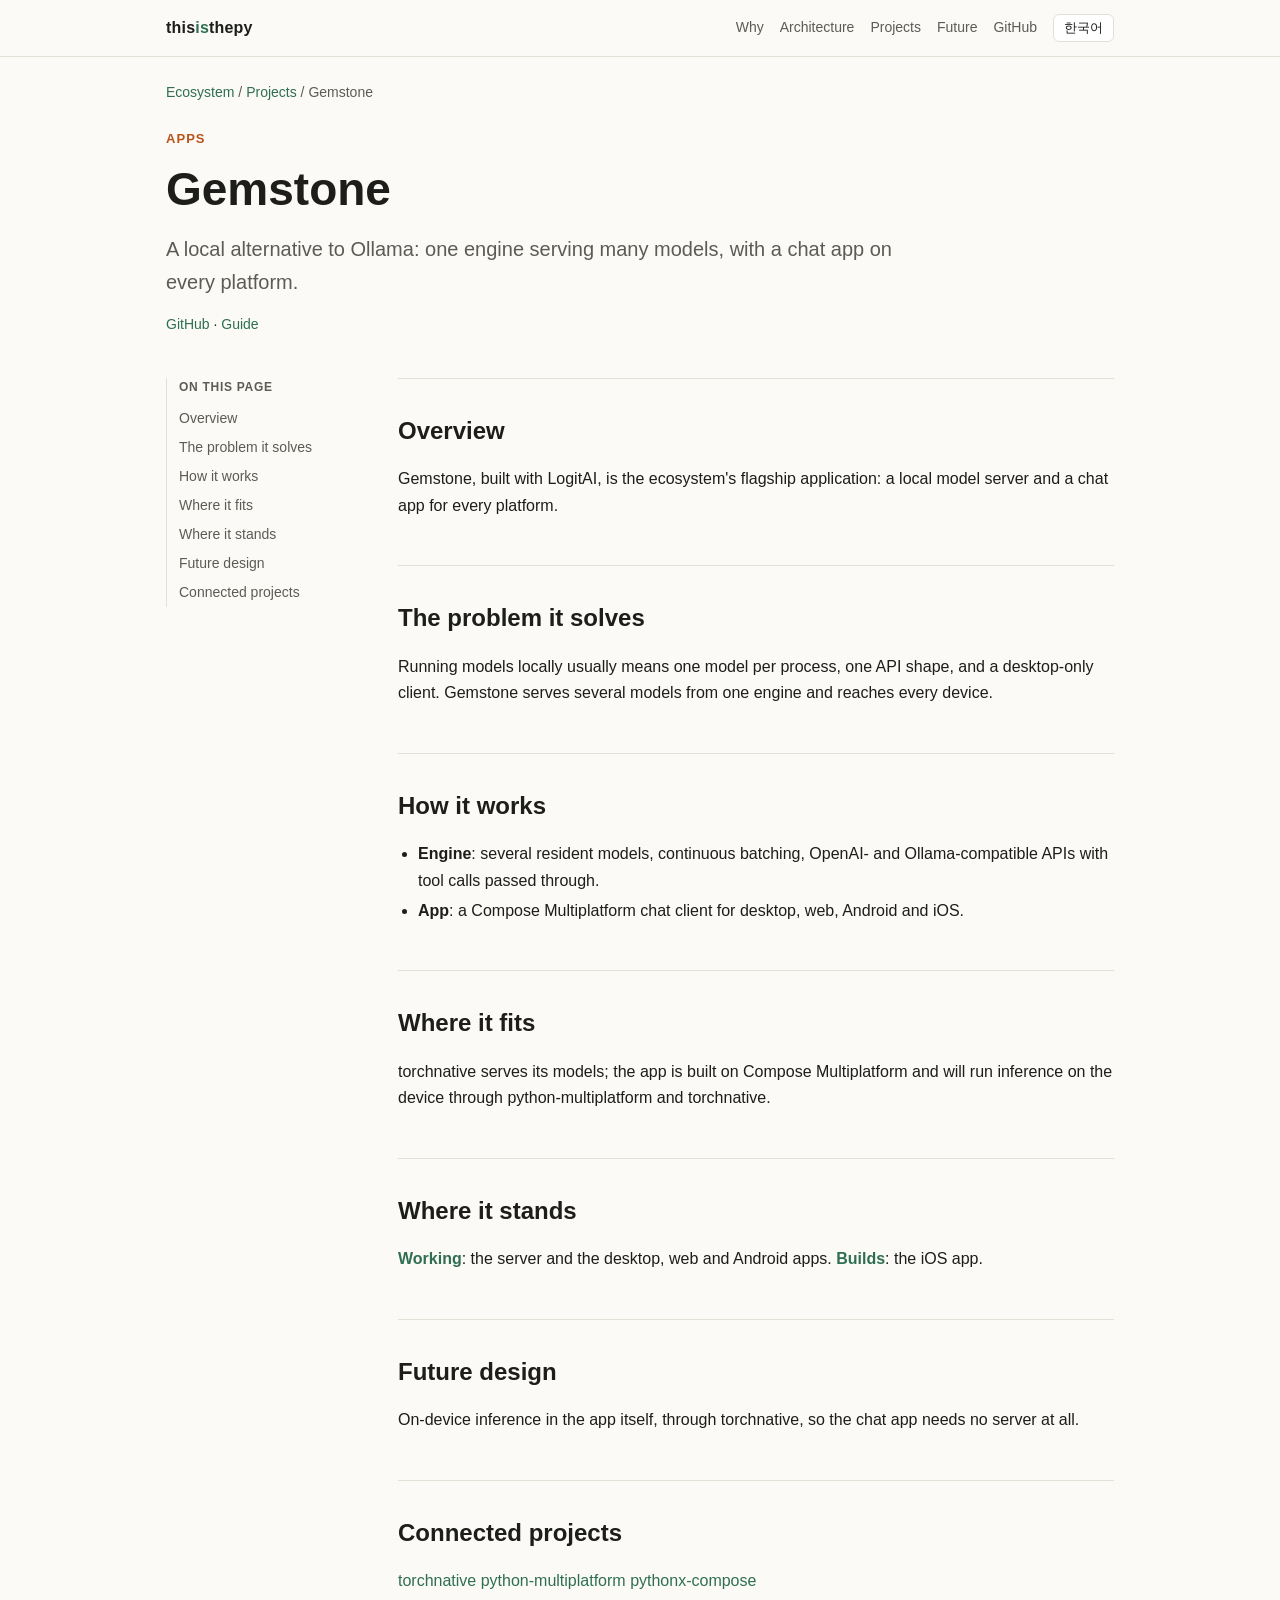
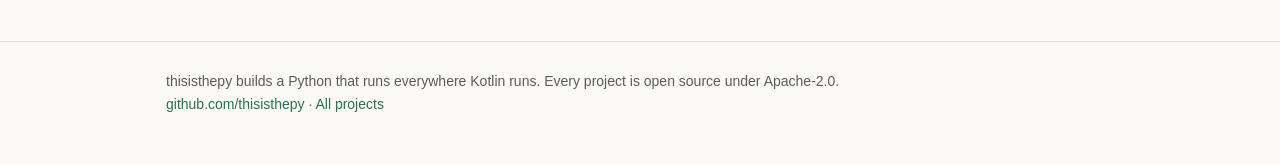
<file: projects/gemstone/index.html>
<!doctype html>
<html lang="en"><head><meta charset="utf-8"><meta name="viewport" content="width=device-width,initial-scale=1">
<title>Gemstone | thisisthepy</title><meta name="description" content="A local alternative to Ollama: one engine serving many models, with a chat app on every platform.">
<link rel="canonical" href="https://thisisthepy.org/projects/gemstone/">
<link rel="stylesheet" href="../../assets/site.css"><script src="../../assets/site.js"></script></head>
<body><header class="top"><div class="wrap"><a class="brand" href="../../">this<span>is</span>thepy</a><nav class="links">
<a href="../../#problem"><span data-l="en">Why</span><span data-l="ko">왜</span></a>
<a href="../../#architecture"><span data-l="en">Architecture</span><span data-l="ko">구조</span></a>
<a href="../../#projects"><span data-l="en">Projects</span><span data-l="ko">프로젝트</span></a>
<a class="hide-sm" href="../../#future"><span data-l="en">Future</span><span data-l="ko">미래</span></a>
<a class="hide-sm" href="https://github.com/thisisthepy">GitHub</a>
<button class="lang" id="lang" type="button">한국어</button></nav></div></header>
<main class="wrap"><div class="crumbs"><a href="../../"><span data-l="en">Ecosystem</span><span data-l="ko">생태계</span></a> / <a href="../../#projects"><span data-l="en">Projects</span><span data-l="ko">프로젝트</span></a> / Gemstone</div>
<div class="hero" style="padding:24px 0 28px"><div class="kicker">Apps</div><h1>Gemstone</h1>
<p class="lead"><span data-l="en">A local alternative to Ollama: one engine serving many models, with a chat app on every platform.</span><span data-l="ko">Ollama의 로컬 대안: 여러 모델을 서빙하는 엔진 하나와 모든 플랫폼의 채팅 앱.</span></p>
<p style="margin-top:14px;font-size:14px"><a href="https://github.com/LogitAI/Gemstone">GitHub</a> · <a href="https://logitai.github.io/Gemstone/">Guide</a></p></div><div class="layout"><aside class="toc"><b><span data-l="en">On this page</span><span data-l="ko">이 페이지</span></b><a href="#overview"><span data-l="en">Overview</span><span data-l="ko">개요</span></a><a href="#problem"><span data-l="en">The problem it solves</span><span data-l="ko">푸는 문제</span></a><a href="#how"><span data-l="en">How it works</span><span data-l="ko">동작 방식</span></a><a href="#fit"><span data-l="en">Where it fits</span><span data-l="ko">생태계 안의 위치</span></a><a href="#state"><span data-l="en">Where it stands</span><span data-l="ko">현재 상태</span></a><a href="#future"><span data-l="en">Future design</span><span data-l="ko">미래 설계</span></a><a href="#related"><span data-l="en">Connected projects</span><span data-l="ko">연결된 프로젝트</span></a></aside><div><section id="overview"><h2><span data-l="en">Overview</span><span data-l="ko">개요</span></h2><div data-l="en"><p>Gemstone, built with LogitAI, is the ecosystem's flagship application: a local model server and a chat app for every platform.</p></div><div data-l="ko"><p>LogitAI와 함께 만드는 Gemstone은 생태계의 대표 앱입니다. 로컬 모델 서버와 모든 플랫폼용 채팅 앱입니다.</p></div></section><section id="problem"><h2><span data-l="en">The problem it solves</span><span data-l="ko">푸는 문제</span></h2><div data-l="en"><p>Running models locally usually means one model per process, one API shape, and a desktop-only client. Gemstone serves several models from one engine and reaches every device.</p></div><div data-l="ko"><p>모델을 로컬에서 돌리면 보통 프로세스마다 모델 하나, API 모양 하나, 데스크톱 전용 클라이언트입니다. Gemstone은 엔진 하나에서 여러 모델을 서빙하고 모든 기기에 닿습니다.</p></div></section><section id="how"><h2><span data-l="en">How it works</span><span data-l="ko">동작 방식</span></h2><div data-l="en"><ul><li><b>Engine</b>: several resident models, continuous batching, OpenAI- and Ollama-compatible APIs with tool calls passed through.</li><li><b>App</b>: a Compose Multiplatform chat client for desktop, web, Android and iOS.</li></ul></div><div data-l="ko"><ul><li><b>엔진</b>: 여러 모델 상주, 연속 배칭, 도구 호출을 그대로 넘기는 OpenAI와 Ollama 호환 API.</li><li><b>앱</b>: 데스크톱, 웹, Android, iOS용 Compose Multiplatform 채팅 클라이언트.</li></ul></div></section><section id="fit"><h2><span data-l="en">Where it fits</span><span data-l="ko">생태계 안의 위치</span></h2><div data-l="en"><p>torchnative serves its models; the app is built on Compose Multiplatform and will run inference on the device through python-multiplatform and torchnative.</p></div><div data-l="ko"><p>torchnative가 모델을 서빙하고, 앱은 Compose Multiplatform 위에 만들며, python-multiplatform과 torchnative로 기기에서 추론하게 됩니다.</p></div></section><section id="state"><h2><span data-l="en">Where it stands</span><span data-l="ko">현재 상태</span></h2><div data-l="en"><p><span class="status-ok">Working</span>: the server and the desktop, web and Android apps. <span class="status-ok">Builds</span>: the iOS app.</p></div><div data-l="ko"><p><span class="status-ok">동작</span>: 서버와 데스크톱, 웹, Android 앱. <span class="status-ok">빌드</span>: iOS 앱.</p></div></section><section id="future"><h2><span data-l="en">Future design</span><span data-l="ko">미래 설계</span></h2><div data-l="en"><p>On-device inference in the app itself, through torchnative, so the chat app needs no server at all.</p></div><div data-l="ko"><p>torchnative로 앱 안에서 온디바이스 추론을 해서, 채팅 앱에 서버가 아예 필요 없게 합니다.</p></div></section><section id="related"><h2><span data-l="en">Connected projects</span><span data-l="ko">연결된 프로젝트</span></h2><div data-l="en"><p><a class="tag" href="../torchnative/">torchnative</a> <a class="tag" href="../python-multiplatform/">python-multiplatform</a> <a class="tag" href="../pythonx-compose/">pythonx-compose</a></p></div><div data-l="ko"><p><a class="tag" href="../torchnative/">torchnative</a> <a class="tag" href="../python-multiplatform/">python-multiplatform</a> <a class="tag" href="../pythonx-compose/">pythonx-compose</a></p></div></section></div></div></main>
<footer><div class="wrap"><span data-l="en">thisisthepy builds a Python that runs everywhere Kotlin runs. Every project is open source under Apache-2.0.</span><span data-l="ko">thisisthepy는 Kotlin이 도는 모든 곳에서 도는 Python을 만듭니다. 모든 프로젝트는 Apache-2.0 오픈소스입니다.</span><br><a href="https://github.com/thisisthepy">github.com/thisisthepy</a> · <a href="../../#projects"><span data-l="en">All projects</span><span data-l="ko">전체 프로젝트</span></a></div></footer>
</body></html>
</file>
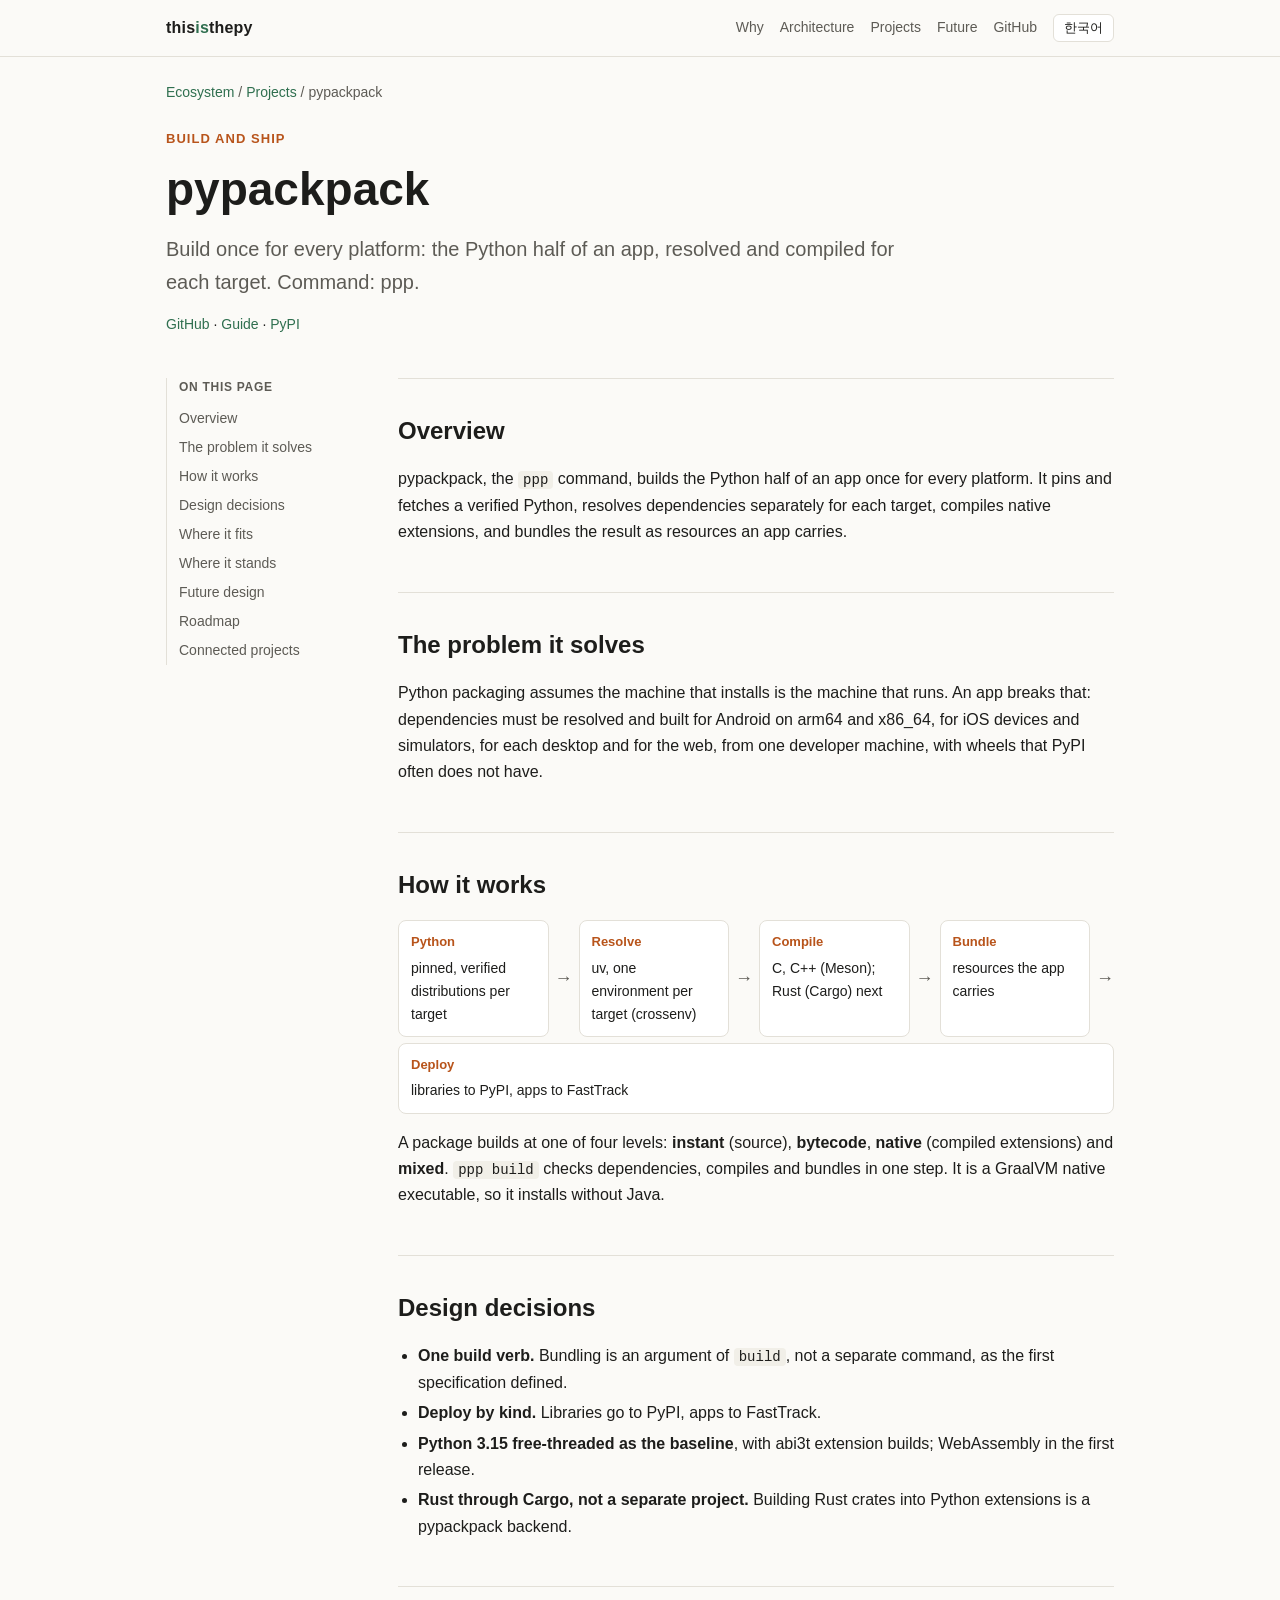
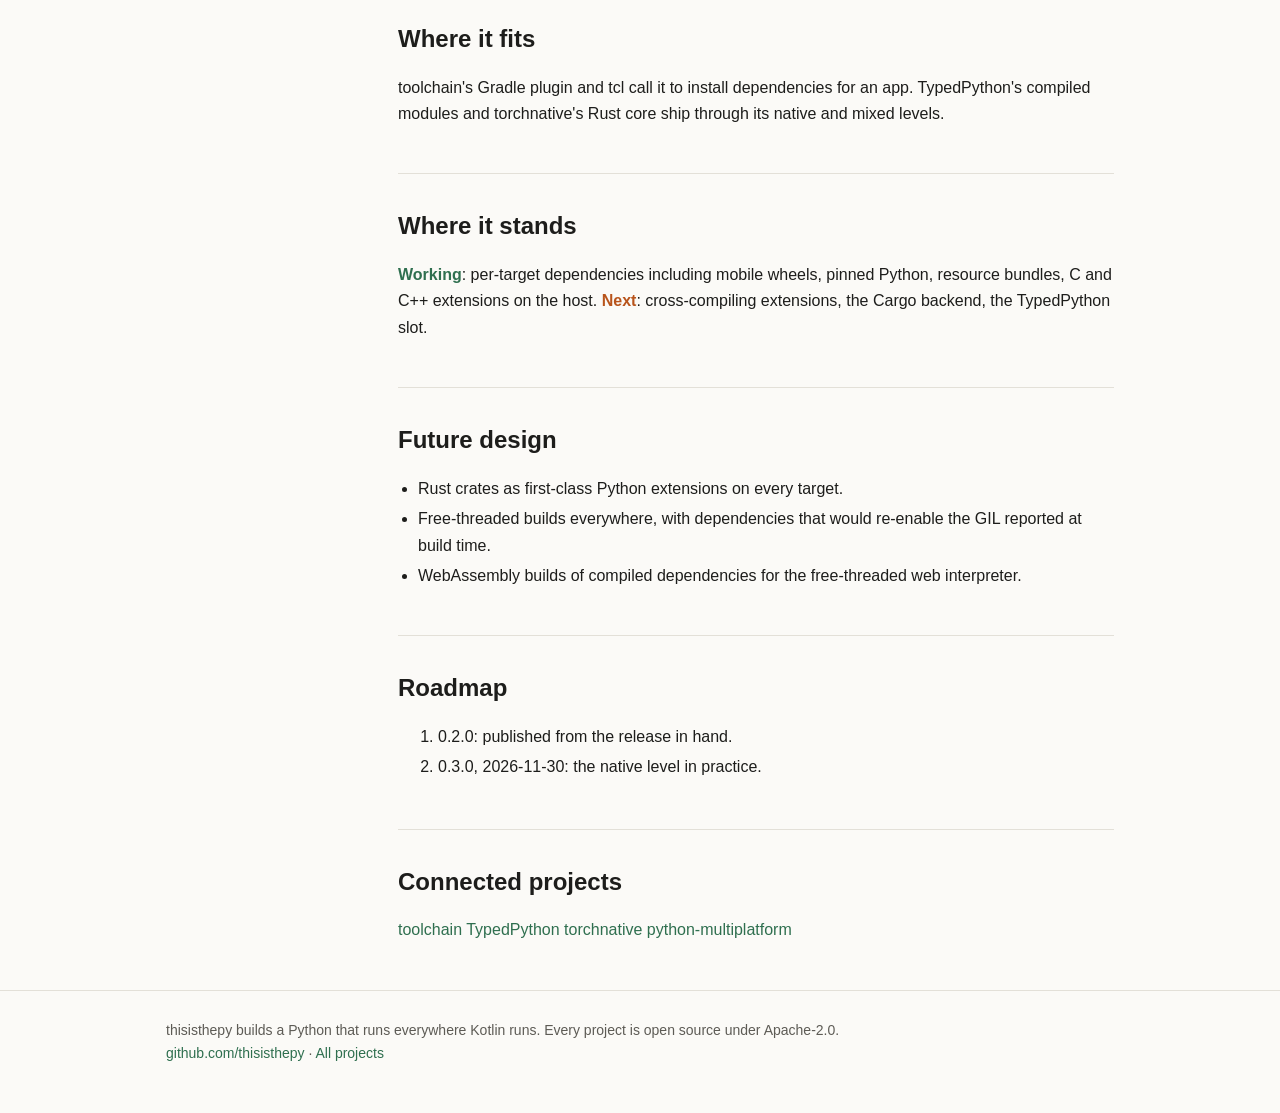
<file: projects/pypackpack/index.html>
<!doctype html>
<html lang="en"><head><meta charset="utf-8"><meta name="viewport" content="width=device-width,initial-scale=1">
<title>pypackpack | thisisthepy</title><meta name="description" content="Build once for every platform: the Python half of an app, resolved and compiled for each target. Command: ppp.">
<link rel="canonical" href="https://thisisthepy.org/projects/pypackpack/">
<link rel="stylesheet" href="../../assets/site.css"><script src="../../assets/site.js"></script></head>
<body><header class="top"><div class="wrap"><a class="brand" href="../../">this<span>is</span>thepy</a><nav class="links">
<a href="../../#problem"><span data-l="en">Why</span><span data-l="ko">왜</span></a>
<a href="../../#architecture"><span data-l="en">Architecture</span><span data-l="ko">구조</span></a>
<a href="../../#projects"><span data-l="en">Projects</span><span data-l="ko">프로젝트</span></a>
<a class="hide-sm" href="../../#future"><span data-l="en">Future</span><span data-l="ko">미래</span></a>
<a class="hide-sm" href="https://github.com/thisisthepy">GitHub</a>
<button class="lang" id="lang" type="button">한국어</button></nav></div></header>
<main class="wrap"><div class="crumbs"><a href="../../"><span data-l="en">Ecosystem</span><span data-l="ko">생태계</span></a> / <a href="../../#projects"><span data-l="en">Projects</span><span data-l="ko">프로젝트</span></a> / pypackpack</div>
<div class="hero" style="padding:24px 0 28px"><div class="kicker">Build and ship</div><h1>pypackpack</h1>
<p class="lead"><span data-l="en">Build once for every platform: the Python half of an app, resolved and compiled for each target. Command: ppp.</span><span data-l="ko">한 번 빌드해 모든 플랫폼으로: 앱의 Python 절반을 타깃마다 해석하고 컴파일합니다. 명령은 ppp입니다.</span></p>
<p style="margin-top:14px;font-size:14px"><a href="https://github.com/thisisthepy/pypackpack">GitHub</a> · <a href="https://thisisthepy.github.io/pypackpack/">Guide</a> · <a href="https://pypi.org/project/pypackpack/">PyPI</a></p></div><div class="layout"><aside class="toc"><b><span data-l="en">On this page</span><span data-l="ko">이 페이지</span></b><a href="#overview"><span data-l="en">Overview</span><span data-l="ko">개요</span></a><a href="#problem"><span data-l="en">The problem it solves</span><span data-l="ko">푸는 문제</span></a><a href="#how"><span data-l="en">How it works</span><span data-l="ko">동작 방식</span></a><a href="#decisions"><span data-l="en">Design decisions</span><span data-l="ko">설계 결정</span></a><a href="#fit"><span data-l="en">Where it fits</span><span data-l="ko">생태계 안의 위치</span></a><a href="#state"><span data-l="en">Where it stands</span><span data-l="ko">현재 상태</span></a><a href="#future"><span data-l="en">Future design</span><span data-l="ko">미래 설계</span></a><a href="#roadmap"><span data-l="en">Roadmap</span><span data-l="ko">로드맵</span></a><a href="#related"><span data-l="en">Connected projects</span><span data-l="ko">연결된 프로젝트</span></a></aside><div><section id="overview"><h2><span data-l="en">Overview</span><span data-l="ko">개요</span></h2><div data-l="en"><p>pypackpack, the <code>ppp</code> command, builds the Python half of an app once for every platform. It pins and fetches a verified Python, resolves dependencies separately for each target, compiles native extensions, and bundles the result as resources an app carries.</p></div><div data-l="ko"><p><code>ppp</code> 명령인 pypackpack은 앱의 Python 절반을 모든 플랫폼용으로 한 번에 빌드합니다. 검증된 Python을 고정해 가져오고, 타깃마다 따로 의존성을 해석하고, 네이티브 확장을 컴파일하고, 결과를 앱이 품는 리소스로 묶습니다.</p></div></section><section id="problem"><h2><span data-l="en">The problem it solves</span><span data-l="ko">푸는 문제</span></h2><div data-l="en"><p>Python packaging assumes the machine that installs is the machine that runs. An app breaks that: dependencies must be resolved and built for Android on arm64 and x86_64, for iOS devices and simulators, for each desktop and for the web, from one developer machine, with wheels that PyPI often does not have.</p></div><div data-l="ko"><p>Python 패키징은 설치하는 기계가 곧 실행하는 기계라고 가정합니다. 앱은 그 가정을 깹니다. arm64와 x86_64의 Android, iOS 기기와 시뮬레이터, 데스크톱마다, 그리고 웹용으로 의존성을 개발자 기계 한 대에서 해석하고 빌드해야 하고, 그 wheel은 PyPI에 없는 경우가 많습니다.</p></div></section><section id="how"><h2><span data-l="en">How it works</span><span data-l="ko">동작 방식</span></h2><div data-l="en"><div class="flow"><div class="step"><b>Python</b>pinned, verified distributions per target</div><div class="arrow">→</div><div class="step"><b>Resolve</b>uv, one environment per target (crossenv)</div><div class="arrow">→</div><div class="step"><b>Compile</b>C, C++ (Meson); Rust (Cargo) next</div><div class="arrow">→</div><div class="step"><b>Bundle</b>resources the app carries</div><div class="arrow">→</div><div class="step"><b>Deploy</b>libraries to PyPI, apps to FastTrack</div></div>
<p>A package builds at one of four levels: <b>instant</b> (source), <b>bytecode</b>, <b>native</b> (compiled extensions) and <b>mixed</b>. <code>ppp build</code> checks dependencies, compiles and bundles in one step. It is a GraalVM native executable, so it installs without Java.</p></div><div data-l="ko"><div class="flow"><div class="step"><b>Python</b>타깃마다 고정되고 검증된 배포판</div><div class="arrow">→</div><div class="step"><b>해석</b>uv, 타깃마다 환경 하나(crossenv)</div><div class="arrow">→</div><div class="step"><b>컴파일</b>C, C++(Meson), 다음은 Rust(Cargo)</div><div class="arrow">→</div><div class="step"><b>번들</b>앱이 품는 리소스</div><div class="arrow">→</div><div class="step"><b>배포</b>라이브러리는 PyPI, 앱은 FastTrack</div></div>
<p>패키지는 네 레벨 중 하나로 빌드합니다. <b>instant</b>(소스), <b>bytecode</b>, <b>native</b>(컴파일된 확장), <b>mixed</b>. <code>ppp build</code>가 의존성 확인, 컴파일, 번들을 한 단계로 합니다. GraalVM 네이티브 실행 파일이라 Java 없이 설치됩니다.</p></div></section><section id="decisions"><h2><span data-l="en">Design decisions</span><span data-l="ko">설계 결정</span></h2><div data-l="en"><ul><li><b>One build verb.</b> Bundling is an argument of <code>build</code>, not a separate command, as the first specification defined.</li><li><b>Deploy by kind.</b> Libraries go to PyPI, apps to FastTrack.</li><li><b>Python 3.15 free-threaded as the baseline</b>, with abi3t extension builds; WebAssembly in the first release.</li><li><b>Rust through Cargo, not a separate project.</b> Building Rust crates into Python extensions is a pypackpack backend.</li></ul></div><div data-l="ko"><ul><li><b>빌드 동사 하나.</b> 첫 사양서가 정한 대로 번들은 별도 명령이 아니라 <code>build</code>의 인자입니다.</li><li><b>종류에 따라 배포.</b> 라이브러리는 PyPI, 앱은 FastTrack.</li><li><b>기준은 Python 3.15 free-threaded</b>, 확장은 abi3t로 빌드하고 WebAssembly는 첫 릴리스에 포함.</li><li><b>Rust는 별도 프로젝트가 아니라 Cargo 백엔드.</b> Rust 크레이트를 Python 확장으로 빌드하는 것은 pypackpack의 백엔드입니다.</li></ul></div></section><section id="fit"><h2><span data-l="en">Where it fits</span><span data-l="ko">생태계 안의 위치</span></h2><div data-l="en"><p>toolchain's Gradle plugin and tcl call it to install dependencies for an app. TypedPython's compiled modules and torchnative's Rust core ship through its native and mixed levels.</p></div><div data-l="ko"><p>toolchain의 Gradle 플러그인과 tcl이 앱 의존성을 설치할 때 부릅니다. TypedPython의 컴파일 모듈과 torchnative의 Rust 코어가 native와 mixed 레벨로 배포됩니다.</p></div></section><section id="state"><h2><span data-l="en">Where it stands</span><span data-l="ko">현재 상태</span></h2><div data-l="en"><p><span class="status-ok">Working</span>: per-target dependencies including mobile wheels, pinned Python, resource bundles, C and C++ extensions on the host. <span class="status-wip">Next</span>: cross-compiling extensions, the Cargo backend, the TypedPython slot.</p></div><div data-l="ko"><p><span class="status-ok">동작</span>: 모바일 wheel을 포함한 타깃별 의존성, 고정된 Python, 리소스 번들, 호스트에서의 C와 C++ 확장. <span class="status-wip">다음</span>: 확장 크로스 컴파일, Cargo 백엔드, TypedPython 슬롯.</p></div></section><section id="future"><h2><span data-l="en">Future design</span><span data-l="ko">미래 설계</span></h2><div data-l="en"><ul><li>Rust crates as first-class Python extensions on every target.</li><li>Free-threaded builds everywhere, with dependencies that would re-enable the GIL reported at build time.</li><li>WebAssembly builds of compiled dependencies for the free-threaded web interpreter.</li></ul></div><div data-l="ko"><ul><li>모든 타깃에서 일급 Python 확장이 되는 Rust 크레이트.</li><li>모든 곳의 free-threaded 빌드, GIL을 다시 켜는 의존성은 빌드할 때 알림.</li><li>free-threaded 웹 인터프리터용 컴파일 의존성의 WebAssembly 빌드.</li></ul></div></section><section id="roadmap"><h2><span data-l="en">Roadmap</span><span data-l="ko">로드맵</span></h2><div data-l="en"><ol><li>0.2.0: published from the release in hand.</li><li>0.3.0, 2026-11-30: the native level in practice.</li></ol></div><div data-l="ko"><ol><li>0.2.0: 준비된 릴리스로 게시.</li><li>0.3.0, 2026-11-30: native 레벨 실사용.</li></ol></div></section><section id="related"><h2><span data-l="en">Connected projects</span><span data-l="ko">연결된 프로젝트</span></h2><div data-l="en"><p><a class="tag" href="../toolchain/">toolchain</a> <a class="tag" href="../typedpython/">TypedPython</a> <a class="tag" href="../torchnative/">torchnative</a> <a class="tag" href="../python-multiplatform/">python-multiplatform</a></p></div><div data-l="ko"><p><a class="tag" href="../toolchain/">toolchain</a> <a class="tag" href="../typedpython/">TypedPython</a> <a class="tag" href="../torchnative/">torchnative</a> <a class="tag" href="../python-multiplatform/">python-multiplatform</a></p></div></section></div></div></main>
<footer><div class="wrap"><span data-l="en">thisisthepy builds a Python that runs everywhere Kotlin runs. Every project is open source under Apache-2.0.</span><span data-l="ko">thisisthepy는 Kotlin이 도는 모든 곳에서 도는 Python을 만듭니다. 모든 프로젝트는 Apache-2.0 오픈소스입니다.</span><br><a href="https://github.com/thisisthepy">github.com/thisisthepy</a> · <a href="../../#projects"><span data-l="en">All projects</span><span data-l="ko">전체 프로젝트</span></a></div></footer>
</body></html>
</file>
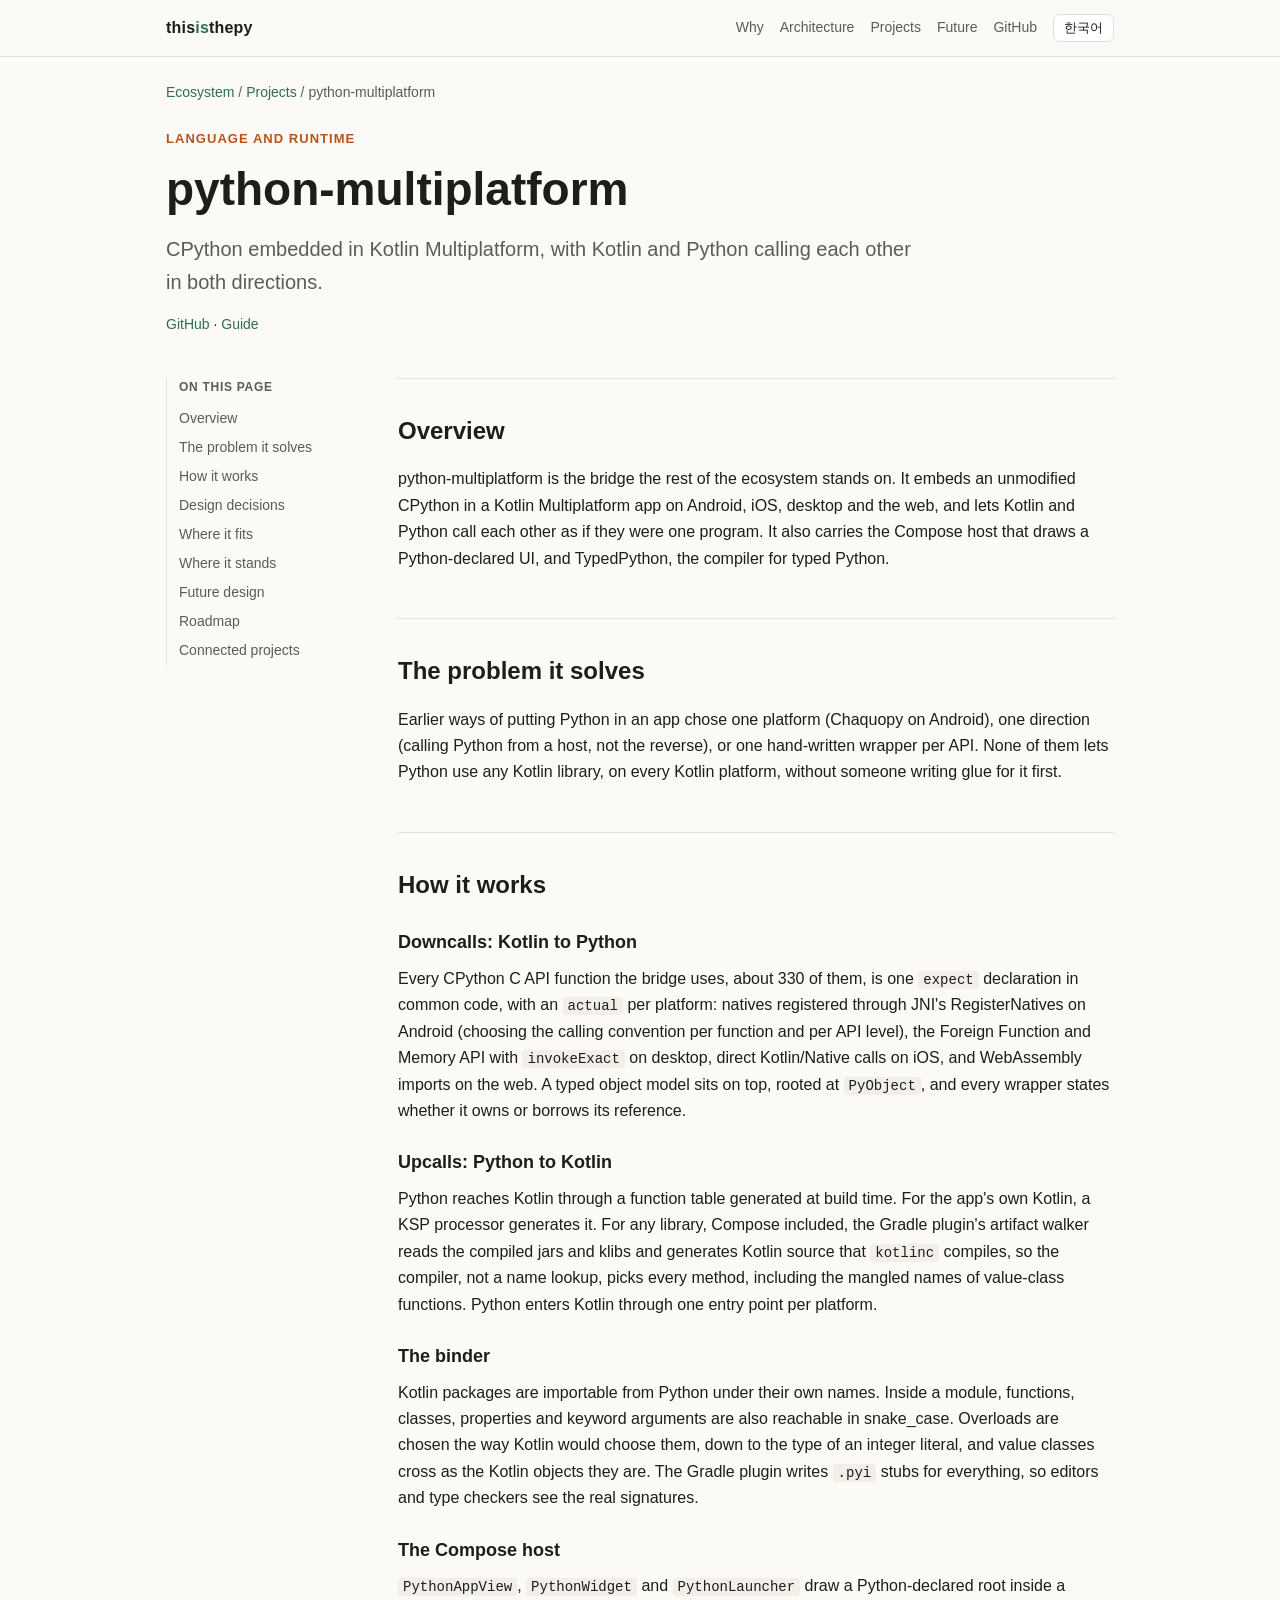
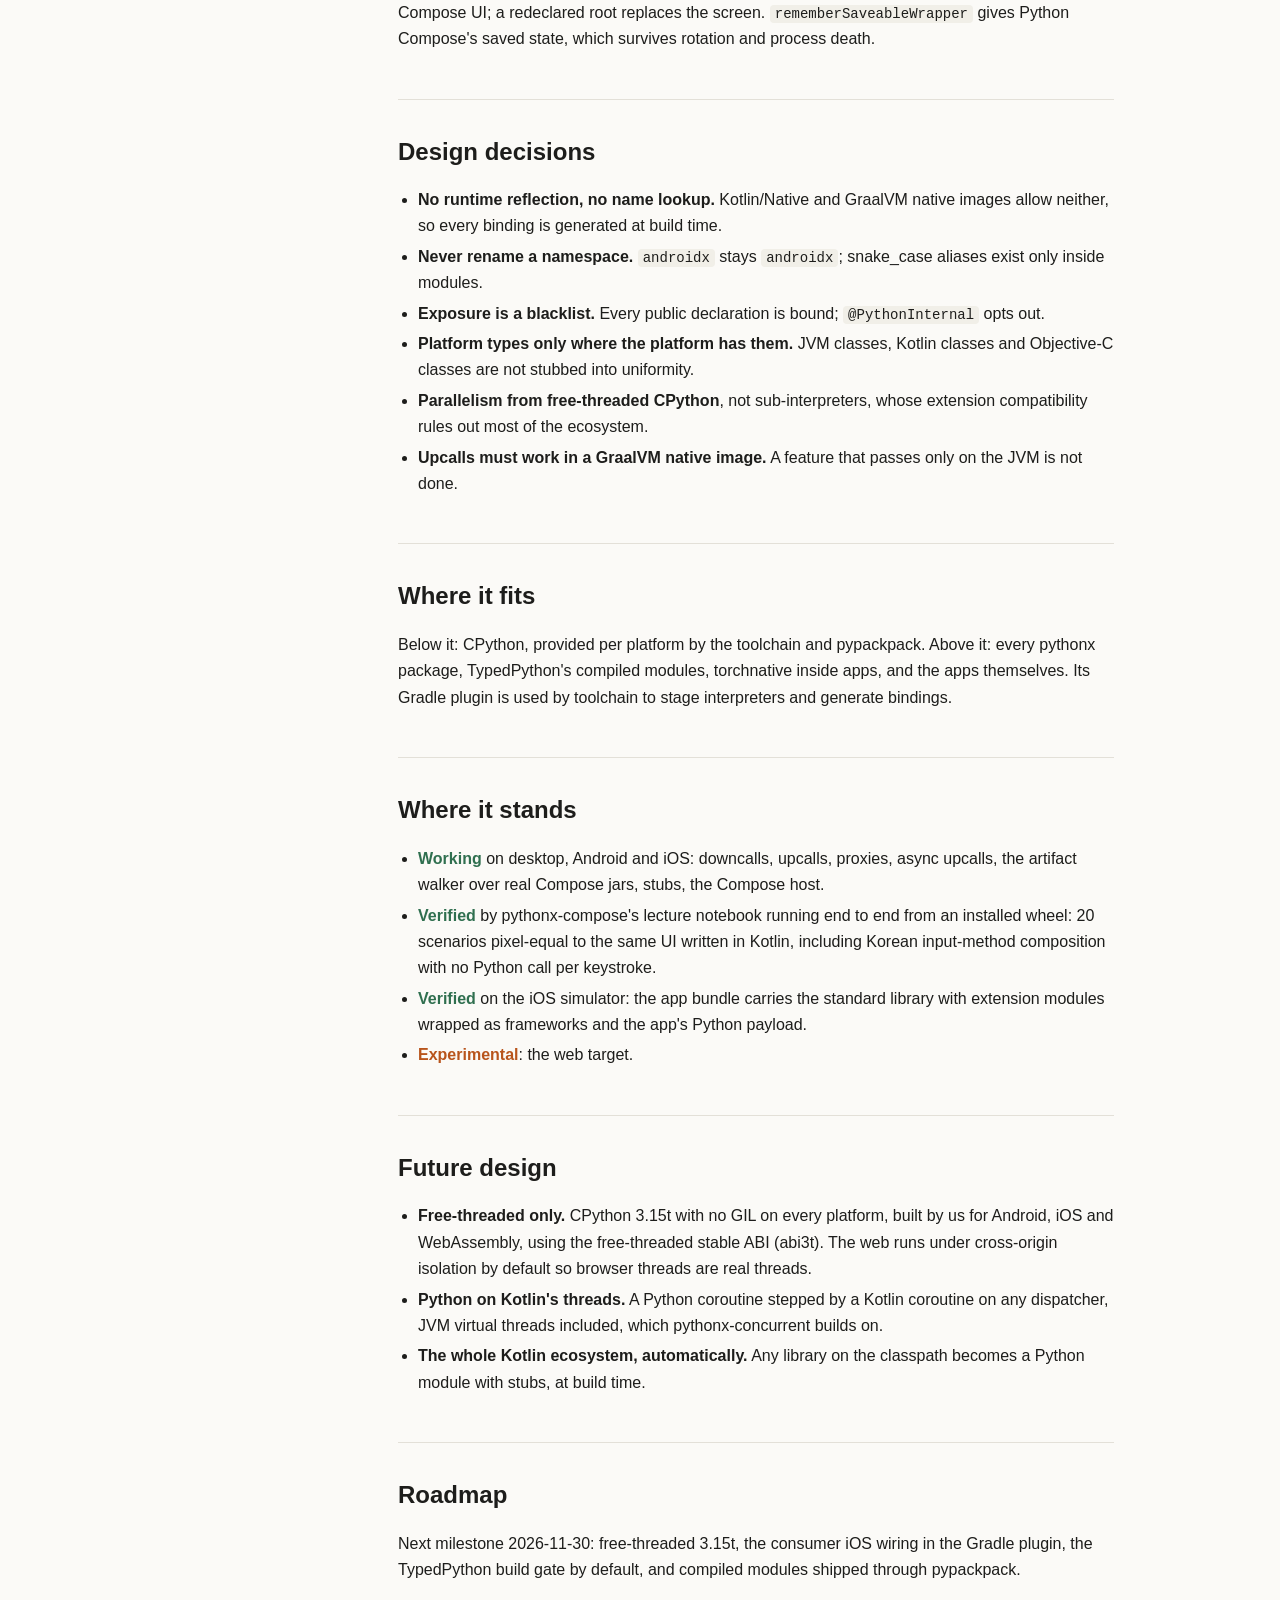
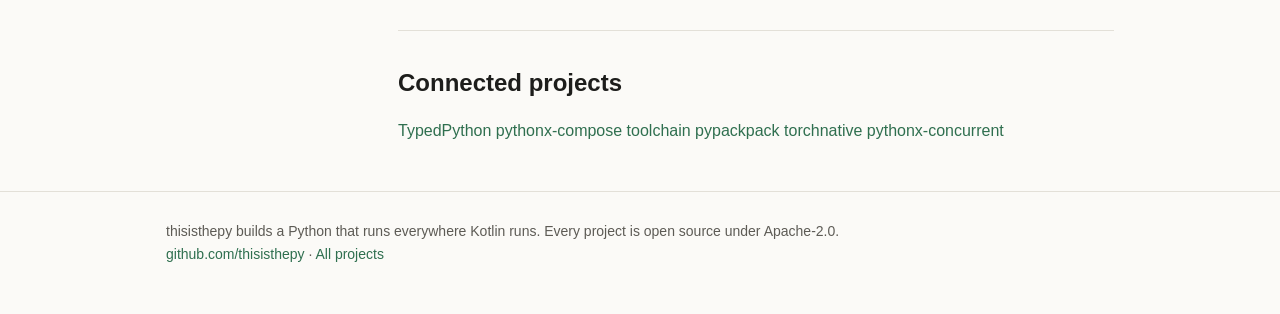
<file: projects/python-multiplatform/index.html>
<!doctype html>
<html lang="en"><head><meta charset="utf-8"><meta name="viewport" content="width=device-width,initial-scale=1">
<title>python-multiplatform | thisisthepy</title><meta name="description" content="CPython embedded in Kotlin Multiplatform, with Kotlin and Python calling each other in both directions.">
<link rel="canonical" href="https://thisisthepy.org/projects/python-multiplatform/">
<link rel="stylesheet" href="../../assets/site.css"><script src="../../assets/site.js"></script></head>
<body><header class="top"><div class="wrap"><a class="brand" href="../../">this<span>is</span>thepy</a><nav class="links">
<a href="../../#problem"><span data-l="en">Why</span><span data-l="ko">왜</span></a>
<a href="../../#architecture"><span data-l="en">Architecture</span><span data-l="ko">구조</span></a>
<a href="../../#projects"><span data-l="en">Projects</span><span data-l="ko">프로젝트</span></a>
<a class="hide-sm" href="../../#future"><span data-l="en">Future</span><span data-l="ko">미래</span></a>
<a class="hide-sm" href="https://github.com/thisisthepy">GitHub</a>
<button class="lang" id="lang" type="button">한국어</button></nav></div></header>
<main class="wrap"><div class="crumbs"><a href="../../"><span data-l="en">Ecosystem</span><span data-l="ko">생태계</span></a> / <a href="../../#projects"><span data-l="en">Projects</span><span data-l="ko">프로젝트</span></a> / python-multiplatform</div>
<div class="hero" style="padding:24px 0 28px"><div class="kicker">Language and runtime</div><h1>python-multiplatform</h1>
<p class="lead"><span data-l="en">CPython embedded in Kotlin Multiplatform, with Kotlin and Python calling each other in both directions.</span><span data-l="ko">Kotlin Multiplatform 안에 CPython을 넣고, Kotlin과 Python이 서로를 양방향으로 부르게 합니다.</span></p>
<p style="margin-top:14px;font-size:14px"><a href="https://github.com/thisisthepy/python-multiplatform">GitHub</a> · <a href="https://thisisthepy.github.io/python-multiplatform/">Guide</a></p></div><div class="layout"><aside class="toc"><b><span data-l="en">On this page</span><span data-l="ko">이 페이지</span></b><a href="#overview"><span data-l="en">Overview</span><span data-l="ko">개요</span></a><a href="#problem"><span data-l="en">The problem it solves</span><span data-l="ko">푸는 문제</span></a><a href="#how"><span data-l="en">How it works</span><span data-l="ko">동작 방식</span></a><a href="#decisions"><span data-l="en">Design decisions</span><span data-l="ko">설계 결정</span></a><a href="#fit"><span data-l="en">Where it fits</span><span data-l="ko">생태계 안의 위치</span></a><a href="#state"><span data-l="en">Where it stands</span><span data-l="ko">현재 상태</span></a><a href="#future"><span data-l="en">Future design</span><span data-l="ko">미래 설계</span></a><a href="#roadmap"><span data-l="en">Roadmap</span><span data-l="ko">로드맵</span></a><a href="#related"><span data-l="en">Connected projects</span><span data-l="ko">연결된 프로젝트</span></a></aside><div><section id="overview"><h2><span data-l="en">Overview</span><span data-l="ko">개요</span></h2><div data-l="en"><p>python-multiplatform is the bridge the rest of the ecosystem stands on. It embeds an unmodified CPython in a Kotlin Multiplatform app on Android, iOS, desktop and the web, and lets Kotlin and Python call each other as if they were one program. It also carries the Compose host that draws a Python-declared UI, and TypedPython, the compiler for typed Python.</p></div><div data-l="ko"><p>python-multiplatform은 생태계의 나머지가 올라서는 다리입니다. 고치지 않은 CPython을 Android, iOS, 데스크톱, 웹의 Kotlin Multiplatform 앱에 넣고, Kotlin과 Python이 한 프로그램처럼 서로를 부르게 합니다. Python이 선언한 UI를 그리는 Compose 호스트와, 타입 붙은 Python의 컴파일러인 TypedPython도 여기에 있습니다.</p></div></section><section id="problem"><h2><span data-l="en">The problem it solves</span><span data-l="ko">푸는 문제</span></h2><div data-l="en"><p>Earlier ways of putting Python in an app chose one platform (Chaquopy on Android), one direction (calling Python from a host, not the reverse), or one hand-written wrapper per API. None of them lets Python use any Kotlin library, on every Kotlin platform, without someone writing glue for it first.</p></div><div data-l="ko"><p>앱에 Python을 넣던 이전 방법들은 한 플랫폼(Android의 Chaquopy), 한 방향(호스트가 Python을 부르기만 함), 또는 API마다 손으로 쓴 래퍼 중 하나를 골랐습니다. 누군가 먼저 접착 코드를 쓰지 않아도 Python이 모든 Kotlin 플랫폼에서 아무 Kotlin 라이브러리나 쓰게 해 주는 방법은 없었습니다.</p></div></section><section id="how"><h2><span data-l="en">How it works</span><span data-l="ko">동작 방식</span></h2><div data-l="en"><h3>Downcalls: Kotlin to Python</h3>
<p>Every CPython C API function the bridge uses, about 330 of them, is one <code>expect</code> declaration in common code, with an <code>actual</code> per platform: natives registered through JNI's RegisterNatives on Android (choosing the calling convention per function and per API level), the Foreign Function and Memory API with <code>invokeExact</code> on desktop, direct Kotlin/Native calls on iOS, and WebAssembly imports on the web. A typed object model sits on top, rooted at <code>PyObject</code>, and every wrapper states whether it owns or borrows its reference.</p>
<h3>Upcalls: Python to Kotlin</h3>
<p>Python reaches Kotlin through a function table generated at build time. For the app's own Kotlin, a KSP processor generates it. For any library, Compose included, the Gradle plugin's artifact walker reads the compiled jars and klibs and generates Kotlin source that <code>kotlinc</code> compiles, so the compiler, not a name lookup, picks every method, including the mangled names of value-class functions. Python enters Kotlin through one entry point per platform.</p>
<h3>The binder</h3>
<p>Kotlin packages are importable from Python under their own names. Inside a module, functions, classes, properties and keyword arguments are also reachable in snake_case. Overloads are chosen the way Kotlin would choose them, down to the type of an integer literal, and value classes cross as the Kotlin objects they are. The Gradle plugin writes <code>.pyi</code> stubs for everything, so editors and type checkers see the real signatures.</p>
<h3>The Compose host</h3>
<p><code>PythonAppView</code>, <code>PythonWidget</code> and <code>PythonLauncher</code> draw a Python-declared root inside a Compose UI; a redeclared root replaces the screen. <code>rememberSaveableWrapper</code> gives Python Compose's saved state, which survives rotation and process death.</p></div><div data-l="ko"><h3>downcall: Kotlin에서 Python으로</h3>
<p>다리가 쓰는 CPython C API 함수 약 330개가 공통 코드의 <code>expect</code> 선언 하나씩이고, 플랫폼마다 <code>actual</code>이 있습니다. Android는 JNI RegisterNatives로 등록한 네이티브이고 함수와 API 레벨마다 호출 규약을 고릅니다. 데스크톱은 <code>invokeExact</code>를 쓰는 Foreign Function and Memory API, iOS는 Kotlin/Native 직접 호출, 웹은 WebAssembly import입니다. 그 위에 <code>PyObject</code>를 뿌리로 하는 타입 있는 객체 모델이 있고, 모든 래퍼가 참조를 소유하는지 빌리는지 밝힙니다.</p>
<h3>upcall: Python에서 Kotlin으로</h3>
<p>Python은 빌드 시점에 생성한 함수 표로 Kotlin에 닿습니다. 앱 자신의 Kotlin은 KSP 프로세서가 생성합니다. Compose를 포함한 모든 라이브러리는 Gradle 플러그인의 아티팩트 워커가 컴파일된 jar와 klib을 읽고 Kotlin 소스를 생성하면 <code>kotlinc</code>가 컴파일합니다. 그래서 value class 함수의 변형된 이름까지 모든 메서드를 이름 검색이 아니라 컴파일러가 고릅니다. Python은 플랫폼마다 진입점 하나로 Kotlin에 들어갑니다.</p>
<h3>바인더</h3>
<p>Kotlin 패키지를 원래 이름 그대로 Python에서 import합니다. 모듈 안의 함수, 클래스, 속성, 키워드 인자는 snake_case로도 부를 수 있습니다. 오버로드는 정수 리터럴의 타입까지 Kotlin과 같은 방식으로 고르고, value class는 원래의 Kotlin 객체로 건넙니다. Gradle 플러그인이 모두의 <code>.pyi</code> 스텁을 써서 에디터와 타입 검사기가 진짜 시그니처를 봅니다.</p>
<h3>Compose 호스트</h3>
<p><code>PythonAppView</code>, <code>PythonWidget</code>, <code>PythonLauncher</code>가 Python이 선언한 루트를 Compose UI 안에 그리고, 루트를 다시 선언하면 화면이 바뀝니다. <code>rememberSaveableWrapper</code>는 Python에 화면 회전과 프로세스 종료 뒤에도 살아남는 Compose의 저장 상태를 줍니다.</p></div></section><section id="decisions"><h2><span data-l="en">Design decisions</span><span data-l="ko">설계 결정</span></h2><div data-l="en"><ul>
<li><b>No runtime reflection, no name lookup.</b> Kotlin/Native and GraalVM native images allow neither, so every binding is generated at build time.</li>
<li><b>Never rename a namespace.</b> <code>androidx</code> stays <code>androidx</code>; snake_case aliases exist only inside modules.</li>
<li><b>Exposure is a blacklist.</b> Every public declaration is bound; <code>@PythonInternal</code> opts out.</li>
<li><b>Platform types only where the platform has them.</b> JVM classes, Kotlin classes and Objective-C classes are not stubbed into uniformity.</li>
<li><b>Parallelism from free-threaded CPython</b>, not sub-interpreters, whose extension compatibility rules out most of the ecosystem.</li>
<li><b>Upcalls must work in a GraalVM native image.</b> A feature that passes only on the JVM is not done.</li>
</ul></div><div data-l="ko"><ul>
<li><b>실행 중 리플렉션 없음, 이름 검색 없음.</b> Kotlin/Native와 GraalVM 네이티브 이미지는 둘 다 허용하지 않아서, 모든 바인딩을 빌드할 때 생성합니다.</li>
<li><b>네임스페이스 이름을 바꾸지 않음.</b> <code>androidx</code>는 <code>androidx</code>이고, snake_case 별칭은 모듈 안에만 있습니다.</li>
<li><b>노출은 블랙리스트.</b> 모든 public 선언을 바인딩하고, <code>@PythonInternal</code>로 뺍니다.</li>
<li><b>플랫폼 타입은 그 플랫폼에만.</b> JVM 클래스, Kotlin 클래스, Objective-C 클래스를 억지로 똑같이 흉내 내지 않습니다.</li>
<li><b>병렬성은 free-threaded CPython에서.</b> 서브 인터프리터는 확장 호환성 때문에 생태계 대부분을 쓸 수 없게 해서 택하지 않았습니다.</li>
<li><b>upcall은 GraalVM 네이티브 이미지에서도 돌아야 합니다.</b> JVM에서만 통과하는 기능은 끝난 것이 아닙니다.</li>
</ul></div></section><section id="fit"><h2><span data-l="en">Where it fits</span><span data-l="ko">생태계 안의 위치</span></h2><div data-l="en"><p>Below it: CPython, provided per platform by the toolchain and pypackpack. Above it: every pythonx package, TypedPython's compiled modules, torchnative inside apps, and the apps themselves. Its Gradle plugin is used by toolchain to stage interpreters and generate bindings.</p></div><div data-l="ko"><p>아래에는 toolchain과 pypackpack이 플랫폼마다 제공하는 CPython이 있습니다. 위에는 모든 pythonx 패키지, TypedPython의 컴파일 모듈, 앱 안의 torchnative, 그리고 앱이 있습니다. toolchain은 이 저장소의 Gradle 플러그인으로 인터프리터를 준비하고 바인딩을 생성합니다.</p></div></section><section id="state"><h2><span data-l="en">Where it stands</span><span data-l="ko">현재 상태</span></h2><div data-l="en"><ul>
<li><span class="status-ok">Working</span> on desktop, Android and iOS: downcalls, upcalls, proxies, async upcalls, the artifact walker over real Compose jars, stubs, the Compose host.</li>
<li><span class="status-ok">Verified</span> by pythonx-compose's lecture notebook running end to end from an installed wheel: 20 scenarios pixel-equal to the same UI written in Kotlin, including Korean input-method composition with no Python call per keystroke.</li>
<li><span class="status-ok">Verified</span> on the iOS simulator: the app bundle carries the standard library with extension modules wrapped as frameworks and the app's Python payload.</li>
<li><span class="status-wip">Experimental</span>: the web target.</li>
</ul></div><div data-l="ko"><ul>
<li><span class="status-ok">동작</span> 데스크톱, Android, iOS: downcall, upcall, 프록시, 비동기 upcall, 실제 Compose jar에 대한 아티팩트 워커, 스텁, Compose 호스트.</li>
<li><span class="status-ok">검증</span> pythonx-compose 강의 노트북이 설치된 wheel로 처음부터 끝까지 돕니다. 시나리오 20개가 Kotlin으로 쓴 같은 UI와 픽셀까지 같고, 한글 입력기 조합도 키마다 Python 호출 없이 동작합니다.</li>
<li><span class="status-ok">검증</span> iOS 시뮬레이터: 앱 번들에 표준 라이브러리(확장 모듈은 프레임워크로 감쌈)와 앱의 Python 코드가 들어갑니다.</li>
<li><span class="status-wip">실험</span> 웹 타깃.</li>
</ul></div></section><section id="future"><h2><span data-l="en">Future design</span><span data-l="ko">미래 설계</span></h2><div data-l="en"><ul>
<li><b>Free-threaded only.</b> CPython 3.15t with no GIL on every platform, built by us for Android, iOS and WebAssembly, using the free-threaded stable ABI (abi3t). The web runs under cross-origin isolation by default so browser threads are real threads.</li>
<li><b>Python on Kotlin's threads.</b> A Python coroutine stepped by a Kotlin coroutine on any dispatcher, JVM virtual threads included, which pythonx-concurrent builds on.</li>
<li><b>The whole Kotlin ecosystem, automatically.</b> Any library on the classpath becomes a Python module with stubs, at build time.</li>
</ul></div><div data-l="ko"><ul>
<li><b>free-threaded 전용.</b> 모든 플랫폼에서 GIL 없는 CPython 3.15t를 쓰고, Android, iOS, WebAssembly용은 직접 빌드하며, free-threaded 안정 ABI(abi3t)를 씁니다. 웹은 기본으로 교차 출처 격리 아래에서 돌아 브라우저 스레드가 진짜 스레드가 됩니다.</li>
<li><b>Kotlin 스레드 위의 Python.</b> Kotlin 코루틴이 어떤 디스패처에서든, JVM 가상 스레드에서도 Python 코루틴을 한 단계씩 실행합니다. pythonx-concurrent가 이 위에 섭니다.</li>
<li><b>Kotlin 생태계 전체가 자동으로.</b> 클래스패스의 모든 라이브러리가 빌드할 때 스텁과 함께 Python 모듈이 됩니다.</li>
</ul></div></section><section id="roadmap"><h2><span data-l="en">Roadmap</span><span data-l="ko">로드맵</span></h2><div data-l="en"><p>Next milestone 2026-11-30: free-threaded 3.15t, the consumer iOS wiring in the Gradle plugin, the TypedPython build gate by default, and compiled modules shipped through pypackpack.</p></div><div data-l="ko"><p>다음 마일스톤 2026-11-30: free-threaded 3.15t, Gradle 플러그인의 외부 앱용 iOS 연결, 기본으로 켜진 TypedPython 빌드 게이트, pypackpack으로 배포되는 컴파일 모듈.</p></div></section><section id="related"><h2><span data-l="en">Connected projects</span><span data-l="ko">연결된 프로젝트</span></h2><div data-l="en"><p><a class="tag" href="../typedpython/">TypedPython</a> <a class="tag" href="../pythonx-compose/">pythonx-compose</a> <a class="tag" href="../toolchain/">toolchain</a> <a class="tag" href="../pypackpack/">pypackpack</a> <a class="tag" href="../torchnative/">torchnative</a> <a class="tag" href="../pythonx-concurrent/">pythonx-concurrent</a></p></div><div data-l="ko"><p><a class="tag" href="../typedpython/">TypedPython</a> <a class="tag" href="../pythonx-compose/">pythonx-compose</a> <a class="tag" href="../toolchain/">toolchain</a> <a class="tag" href="../pypackpack/">pypackpack</a> <a class="tag" href="../torchnative/">torchnative</a> <a class="tag" href="../pythonx-concurrent/">pythonx-concurrent</a></p></div></section></div></div></main>
<footer><div class="wrap"><span data-l="en">thisisthepy builds a Python that runs everywhere Kotlin runs. Every project is open source under Apache-2.0.</span><span data-l="ko">thisisthepy는 Kotlin이 도는 모든 곳에서 도는 Python을 만듭니다. 모든 프로젝트는 Apache-2.0 오픈소스입니다.</span><br><a href="https://github.com/thisisthepy">github.com/thisisthepy</a> · <a href="../../#projects"><span data-l="en">All projects</span><span data-l="ko">전체 프로젝트</span></a></div></footer>
</body></html>
</file>
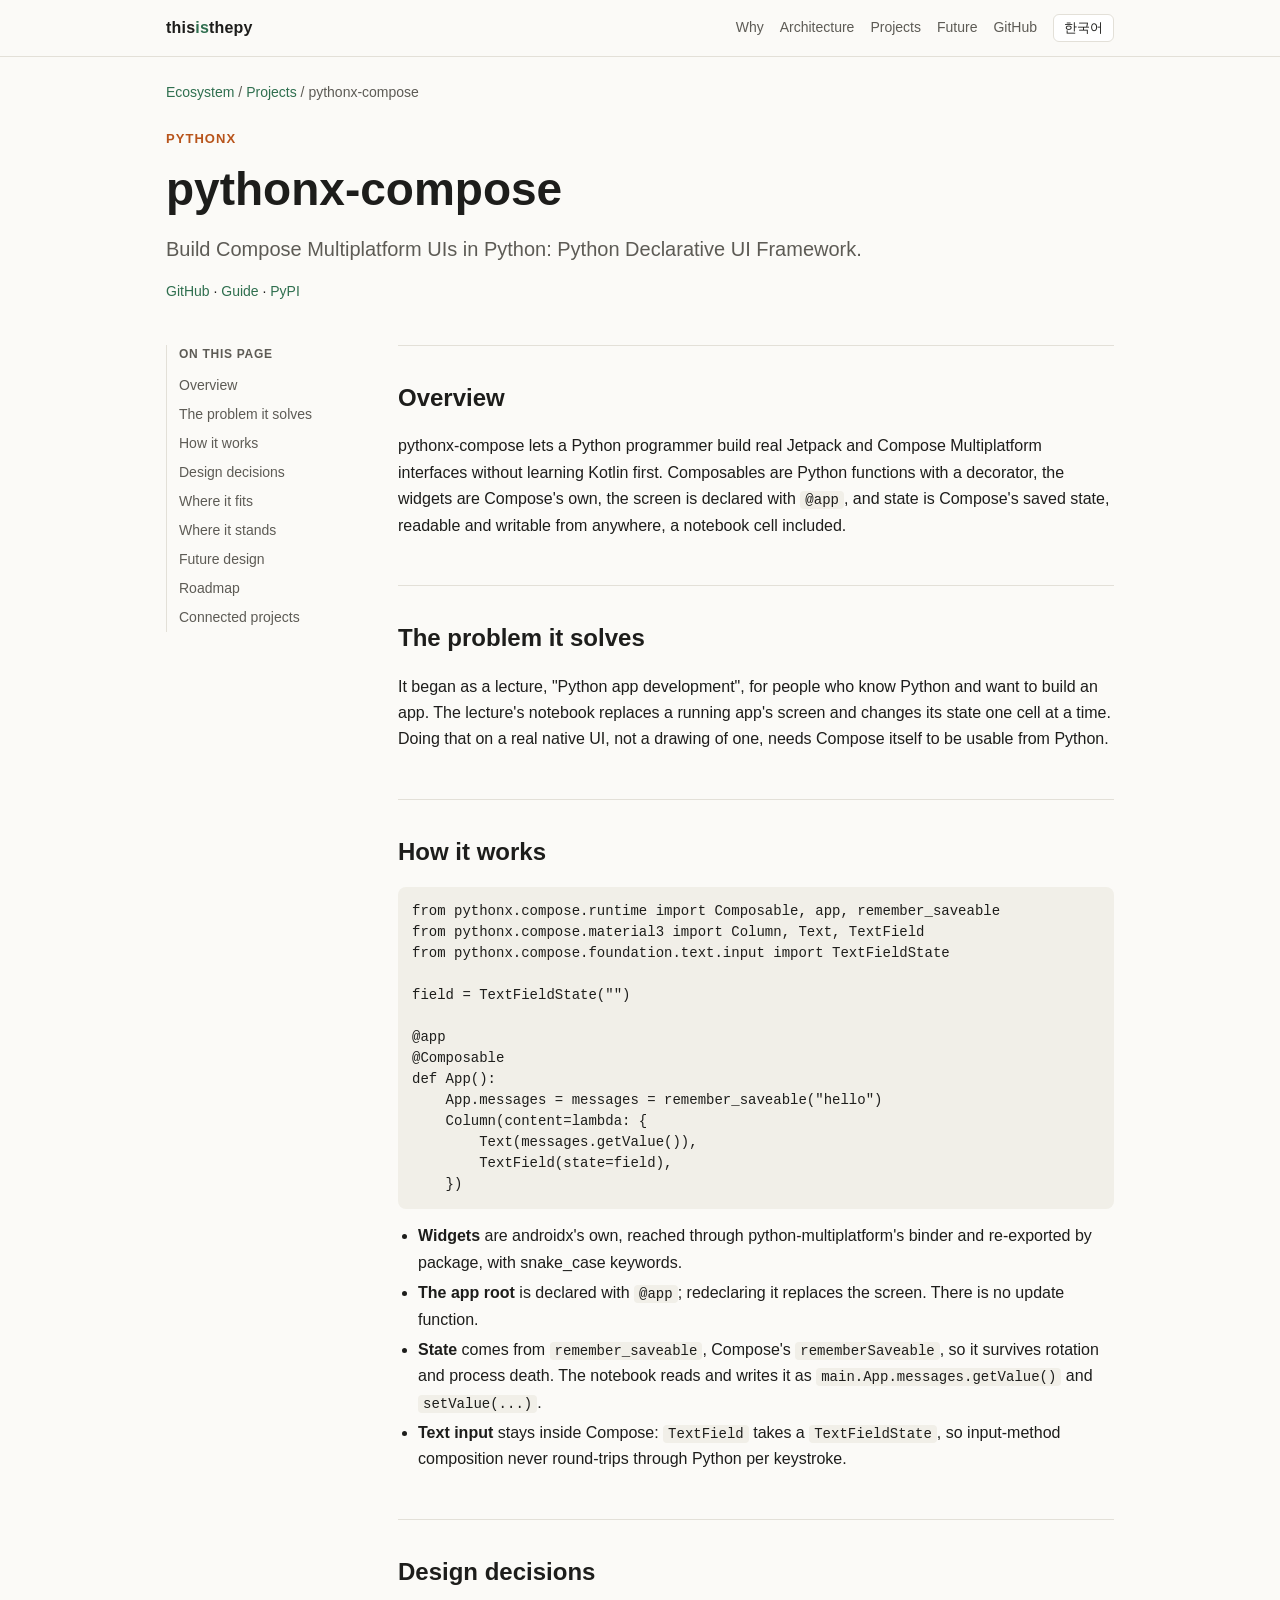
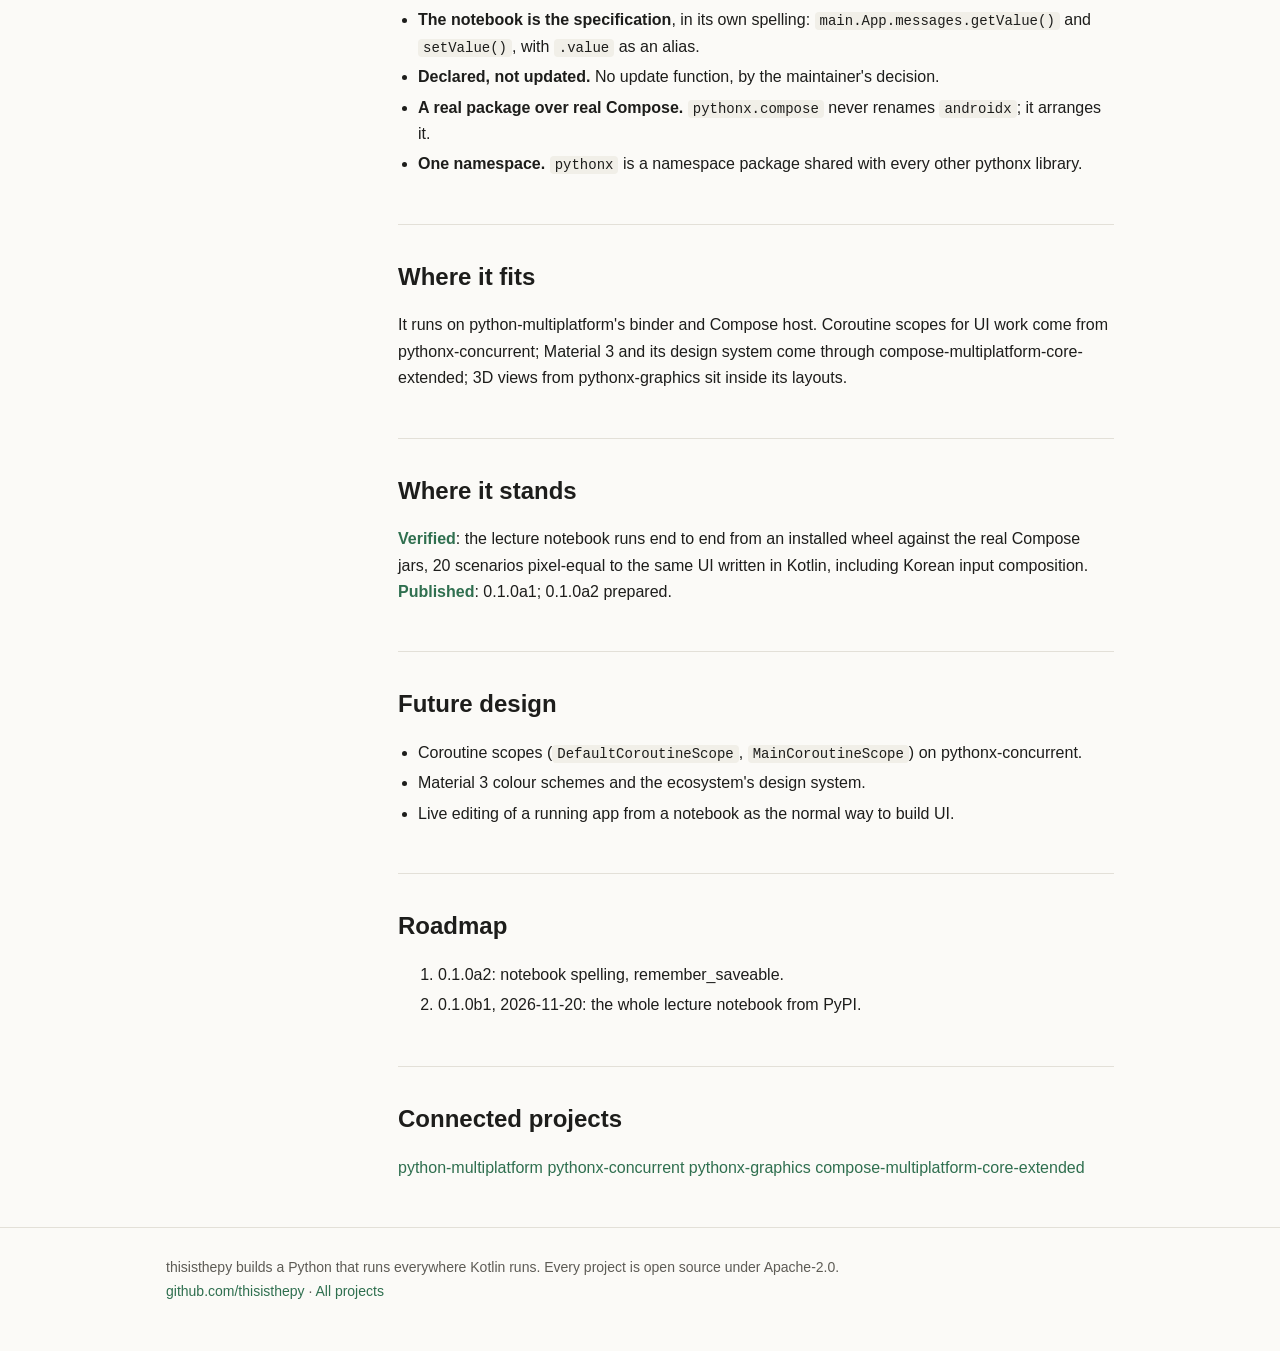
<file: projects/pythonx-compose/index.html>
<!doctype html>
<html lang="en"><head><meta charset="utf-8"><meta name="viewport" content="width=device-width,initial-scale=1">
<title>pythonx-compose | thisisthepy</title><meta name="description" content="Build Compose Multiplatform UIs in Python: Python Declarative UI Framework.">
<link rel="canonical" href="https://thisisthepy.org/projects/pythonx-compose/">
<link rel="stylesheet" href="../../assets/site.css"><script src="../../assets/site.js"></script></head>
<body><header class="top"><div class="wrap"><a class="brand" href="../../">this<span>is</span>thepy</a><nav class="links">
<a href="../../#problem"><span data-l="en">Why</span><span data-l="ko">왜</span></a>
<a href="../../#architecture"><span data-l="en">Architecture</span><span data-l="ko">구조</span></a>
<a href="../../#projects"><span data-l="en">Projects</span><span data-l="ko">프로젝트</span></a>
<a class="hide-sm" href="../../#future"><span data-l="en">Future</span><span data-l="ko">미래</span></a>
<a class="hide-sm" href="https://github.com/thisisthepy">GitHub</a>
<button class="lang" id="lang" type="button">한국어</button></nav></div></header>
<main class="wrap"><div class="crumbs"><a href="../../"><span data-l="en">Ecosystem</span><span data-l="ko">생태계</span></a> / <a href="../../#projects"><span data-l="en">Projects</span><span data-l="ko">프로젝트</span></a> / pythonx-compose</div>
<div class="hero" style="padding:24px 0 28px"><div class="kicker">pythonx</div><h1>pythonx-compose</h1>
<p class="lead"><span data-l="en">Build Compose Multiplatform UIs in Python: Python Declarative UI Framework.</span><span data-l="ko">Python으로 Compose Multiplatform UI를 만듭니다: Python 선언형 UI 프레임워크.</span></p>
<p style="margin-top:14px;font-size:14px"><a href="https://github.com/thisisthepy/pythonx-compose">GitHub</a> · <a href="https://thisisthepy.github.io/pythonx-compose/">Guide</a> · <a href="https://pypi.org/project/pythonx-compose/">PyPI</a></p></div><div class="layout"><aside class="toc"><b><span data-l="en">On this page</span><span data-l="ko">이 페이지</span></b><a href="#overview"><span data-l="en">Overview</span><span data-l="ko">개요</span></a><a href="#problem"><span data-l="en">The problem it solves</span><span data-l="ko">푸는 문제</span></a><a href="#how"><span data-l="en">How it works</span><span data-l="ko">동작 방식</span></a><a href="#decisions"><span data-l="en">Design decisions</span><span data-l="ko">설계 결정</span></a><a href="#fit"><span data-l="en">Where it fits</span><span data-l="ko">생태계 안의 위치</span></a><a href="#state"><span data-l="en">Where it stands</span><span data-l="ko">현재 상태</span></a><a href="#future"><span data-l="en">Future design</span><span data-l="ko">미래 설계</span></a><a href="#roadmap"><span data-l="en">Roadmap</span><span data-l="ko">로드맵</span></a><a href="#related"><span data-l="en">Connected projects</span><span data-l="ko">연결된 프로젝트</span></a></aside><div><section id="overview"><h2><span data-l="en">Overview</span><span data-l="ko">개요</span></h2><div data-l="en"><p>pythonx-compose lets a Python programmer build real Jetpack and Compose Multiplatform interfaces without learning Kotlin first. Composables are Python functions with a decorator, the widgets are Compose's own, the screen is declared with <code>@app</code>, and state is Compose's saved state, readable and writable from anywhere, a notebook cell included.</p></div><div data-l="ko"><p>pythonx-compose는 Python 개발자가 Kotlin을 먼저 배우지 않고 진짜 Jetpack과 Compose Multiplatform 화면을 만들게 합니다. 컴포저블은 데코레이터 붙은 Python 함수이고, 위젯은 Compose 자신의 것이며, 화면은 <code>@app</code>으로 선언하고, 상태는 노트북 셀을 포함해 어디서든 읽고 쓰는 Compose의 저장 상태입니다.</p></div></section><section id="problem"><h2><span data-l="en">The problem it solves</span><span data-l="ko">푸는 문제</span></h2><div data-l="en"><p>It began as a lecture, "Python app development", for people who know Python and want to build an app. The lecture's notebook replaces a running app's screen and changes its state one cell at a time. Doing that on a real native UI, not a drawing of one, needs Compose itself to be usable from Python.</p></div><div data-l="ko"><p>시작은 Python을 알고 앱을 만들고 싶은 사람들을 위한 강의 "Python 앱 개발 특강"이었습니다. 강의 노트북은 실행 중인 앱의 화면을 셀 하나씩 바꾸고 상태를 고칩니다. 그림이 아니라 진짜 네이티브 UI에서 그렇게 하려면 Compose 자체를 Python에서 쓸 수 있어야 합니다.</p></div></section><section id="how"><h2><span data-l="en">How it works</span><span data-l="ko">동작 방식</span></h2><div data-l="en"><pre><code>from pythonx.compose.runtime import Composable, app, remember_saveable
from pythonx.compose.material3 import Column, Text, TextField
from pythonx.compose.foundation.text.input import TextFieldState

field = TextFieldState("")

@app
@Composable
def App():
    App.messages = messages = remember_saveable("hello")
    Column(content=lambda: {
        Text(messages.getValue()),
        TextField(state=field),
    })</code></pre>
<ul>
<li><b>Widgets</b> are androidx's own, reached through python-multiplatform's binder and re-exported by package, with snake_case keywords.</li>
<li><b>The app root</b> is declared with <code>@app</code>; redeclaring it replaces the screen. There is no update function.</li>
<li><b>State</b> comes from <code>remember_saveable</code>, Compose's <code>rememberSaveable</code>, so it survives rotation and process death. The notebook reads and writes it as <code>main.App.messages.getValue()</code> and <code>setValue(...)</code>.</li>
<li><b>Text input</b> stays inside Compose: <code>TextField</code> takes a <code>TextFieldState</code>, so input-method composition never round-trips through Python per keystroke.</li>
</ul></div><div data-l="ko"><pre><code>from pythonx.compose.runtime import Composable, app, remember_saveable
from pythonx.compose.material3 import Column, Text, TextField
from pythonx.compose.foundation.text.input import TextFieldState

field = TextFieldState("")

@app
@Composable
def App():
    App.messages = messages = remember_saveable("hello")
    Column(content=lambda: {
        Text(messages.getValue()),
        TextField(state=field),
    })</code></pre>
<ul>
<li><b>위젯</b>은 androidx 자신의 것이고, python-multiplatform의 바인더로 닿아 패키지 단위로 다시 내보내며, 키워드는 snake_case입니다.</li>
<li><b>앱 루트</b>는 <code>@app</code>으로 선언하고, 다시 선언하면 화면이 바뀝니다. 업데이트 함수는 없습니다.</li>
<li><b>상태</b>는 Compose의 <code>rememberSaveable</code>인 <code>remember_saveable</code>에서 와서 화면 회전과 프로세스 종료 뒤에도 살아남습니다. 노트북은 <code>main.App.messages.getValue()</code>와 <code>setValue(...)</code>로 읽고 씁니다.</li>
<li><b>글자 입력</b>은 Compose 안에 머뭅니다. <code>TextField</code>가 <code>TextFieldState</code>를 받아서 입력기 조합이 키마다 Python을 오가지 않습니다.</li>
</ul></div></section><section id="decisions"><h2><span data-l="en">Design decisions</span><span data-l="ko">설계 결정</span></h2><div data-l="en"><ul><li><b>The notebook is the specification</b>, in its own spelling: <code>main.App.messages.getValue()</code> and <code>setValue()</code>, with <code>.value</code> as an alias.</li><li><b>Declared, not updated.</b> No update function, by the maintainer's decision.</li><li><b>A real package over real Compose.</b> <code>pythonx.compose</code> never renames <code>androidx</code>; it arranges it.</li><li><b>One namespace.</b> <code>pythonx</code> is a namespace package shared with every other pythonx library.</li></ul></div><div data-l="ko"><ul><li><b>노트북이 스펙</b>이고 노트북의 표기 그대로입니다. <code>main.App.messages.getValue()</code>와 <code>setValue()</code>, 별칭 <code>.value</code>.</li><li><b>갱신하지 않고 선언한다.</b> 메인테이너의 결정으로 업데이트 함수는 없습니다.</li><li><b>진짜 Compose 위의 진짜 패키지.</b> <code>pythonx.compose</code>는 <code>androidx</code>의 이름을 바꾸지 않고 정리만 합니다.</li><li><b>하나의 네임스페이스.</b> <code>pythonx</code>는 다른 모든 pythonx 라이브러리와 함께 쓰는 네임스페이스 패키지입니다.</li></ul></div></section><section id="fit"><h2><span data-l="en">Where it fits</span><span data-l="ko">생태계 안의 위치</span></h2><div data-l="en"><p>It runs on python-multiplatform's binder and Compose host. Coroutine scopes for UI work come from pythonx-concurrent; Material 3 and its design system come through compose-multiplatform-core-extended; 3D views from pythonx-graphics sit inside its layouts.</p></div><div data-l="ko"><p>python-multiplatform의 바인더와 Compose 호스트 위에서 돕니다. UI 작업용 코루틴 스코프는 pythonx-concurrent에서, Material 3와 디자인 시스템은 compose-multiplatform-core-extended에서 오고, pythonx-graphics의 3D 화면은 이 레이아웃 안에 들어갑니다.</p></div></section><section id="state"><h2><span data-l="en">Where it stands</span><span data-l="ko">현재 상태</span></h2><div data-l="en"><p><span class="status-ok">Verified</span>: the lecture notebook runs end to end from an installed wheel against the real Compose jars, 20 scenarios pixel-equal to the same UI written in Kotlin, including Korean input composition. <span class="status-ok">Published</span>: 0.1.0a1; 0.1.0a2 prepared.</p></div><div data-l="ko"><p><span class="status-ok">검증</span>: 강의 노트북이 설치된 wheel로 진짜 Compose jar 위에서 처음부터 끝까지 돌고, 시나리오 20개가 Kotlin으로 쓴 같은 UI와 픽셀까지 같으며 한글 입력 조합도 포함합니다. <span class="status-ok">배포</span>: 0.1.0a1, 0.1.0a2 준비.</p></div></section><section id="future"><h2><span data-l="en">Future design</span><span data-l="ko">미래 설계</span></h2><div data-l="en"><ul><li>Coroutine scopes (<code>DefaultCoroutineScope</code>, <code>MainCoroutineScope</code>) on pythonx-concurrent.</li><li>Material 3 colour schemes and the ecosystem's design system.</li><li>Live editing of a running app from a notebook as the normal way to build UI.</li></ul></div><div data-l="ko"><ul><li>pythonx-concurrent 위의 코루틴 스코프(<code>DefaultCoroutineScope</code>, <code>MainCoroutineScope</code>).</li><li>Material 3 색 구성표와 생태계의 디자인 시스템.</li><li>노트북에서 실행 중인 앱을 고치는 것이 UI를 만드는 평범한 방법이 되는 것.</li></ul></div></section><section id="roadmap"><h2><span data-l="en">Roadmap</span><span data-l="ko">로드맵</span></h2><div data-l="en"><ol><li>0.1.0a2: notebook spelling, remember_saveable.</li><li>0.1.0b1, 2026-11-20: the whole lecture notebook from PyPI.</li></ol></div><div data-l="ko"><ol><li>0.1.0a2: 노트북 표기, remember_saveable.</li><li>0.1.0b1, 2026-11-20: 강의 노트북 전체를 PyPI에서.</li></ol></div></section><section id="related"><h2><span data-l="en">Connected projects</span><span data-l="ko">연결된 프로젝트</span></h2><div data-l="en"><p><a class="tag" href="../python-multiplatform/">python-multiplatform</a> <a class="tag" href="../pythonx-concurrent/">pythonx-concurrent</a> <a class="tag" href="../pythonx-graphics/">pythonx-graphics</a> <a class="tag" href="../compose-multiplatform-core-extended/">compose-multiplatform-core-extended</a></p></div><div data-l="ko"><p><a class="tag" href="../python-multiplatform/">python-multiplatform</a> <a class="tag" href="../pythonx-concurrent/">pythonx-concurrent</a> <a class="tag" href="../pythonx-graphics/">pythonx-graphics</a> <a class="tag" href="../compose-multiplatform-core-extended/">compose-multiplatform-core-extended</a></p></div></section></div></div></main>
<footer><div class="wrap"><span data-l="en">thisisthepy builds a Python that runs everywhere Kotlin runs. Every project is open source under Apache-2.0.</span><span data-l="ko">thisisthepy는 Kotlin이 도는 모든 곳에서 도는 Python을 만듭니다. 모든 프로젝트는 Apache-2.0 오픈소스입니다.</span><br><a href="https://github.com/thisisthepy">github.com/thisisthepy</a> · <a href="../../#projects"><span data-l="en">All projects</span><span data-l="ko">전체 프로젝트</span></a></div></footer>
</body></html>
</file>
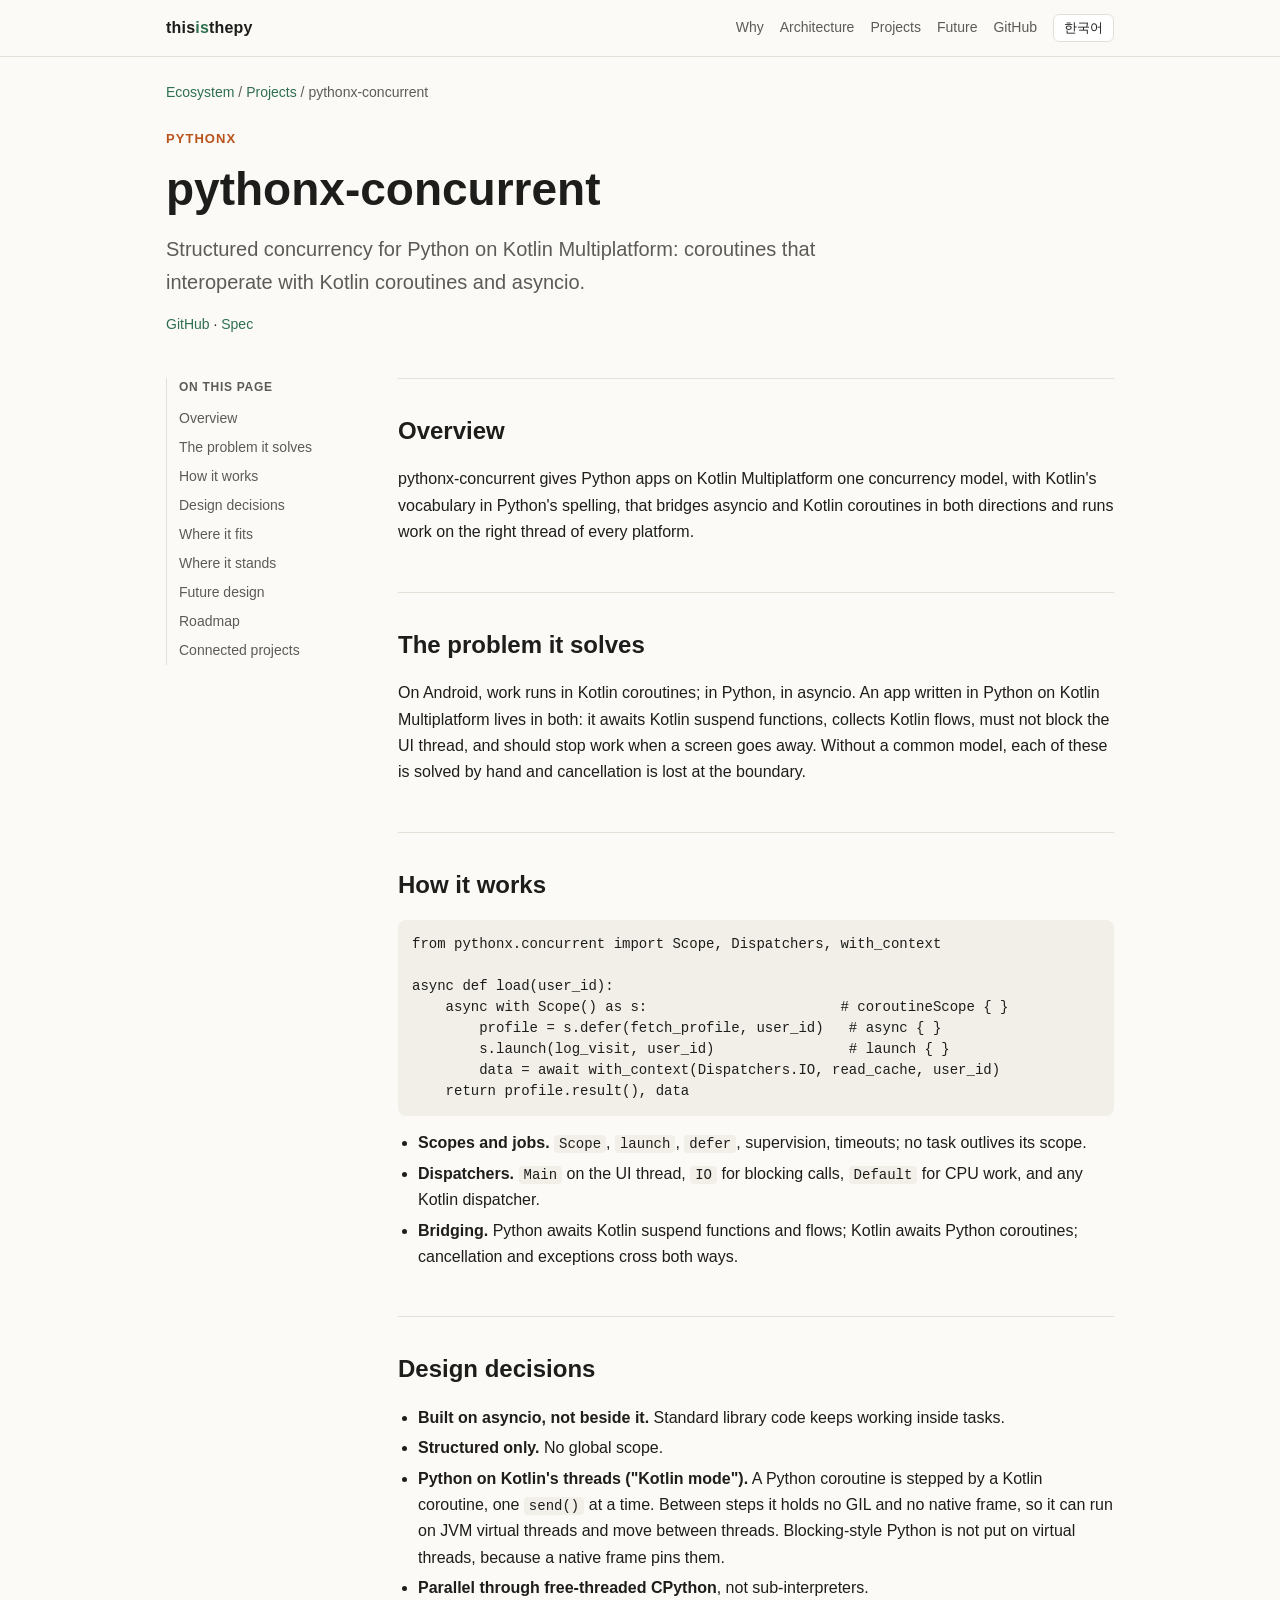
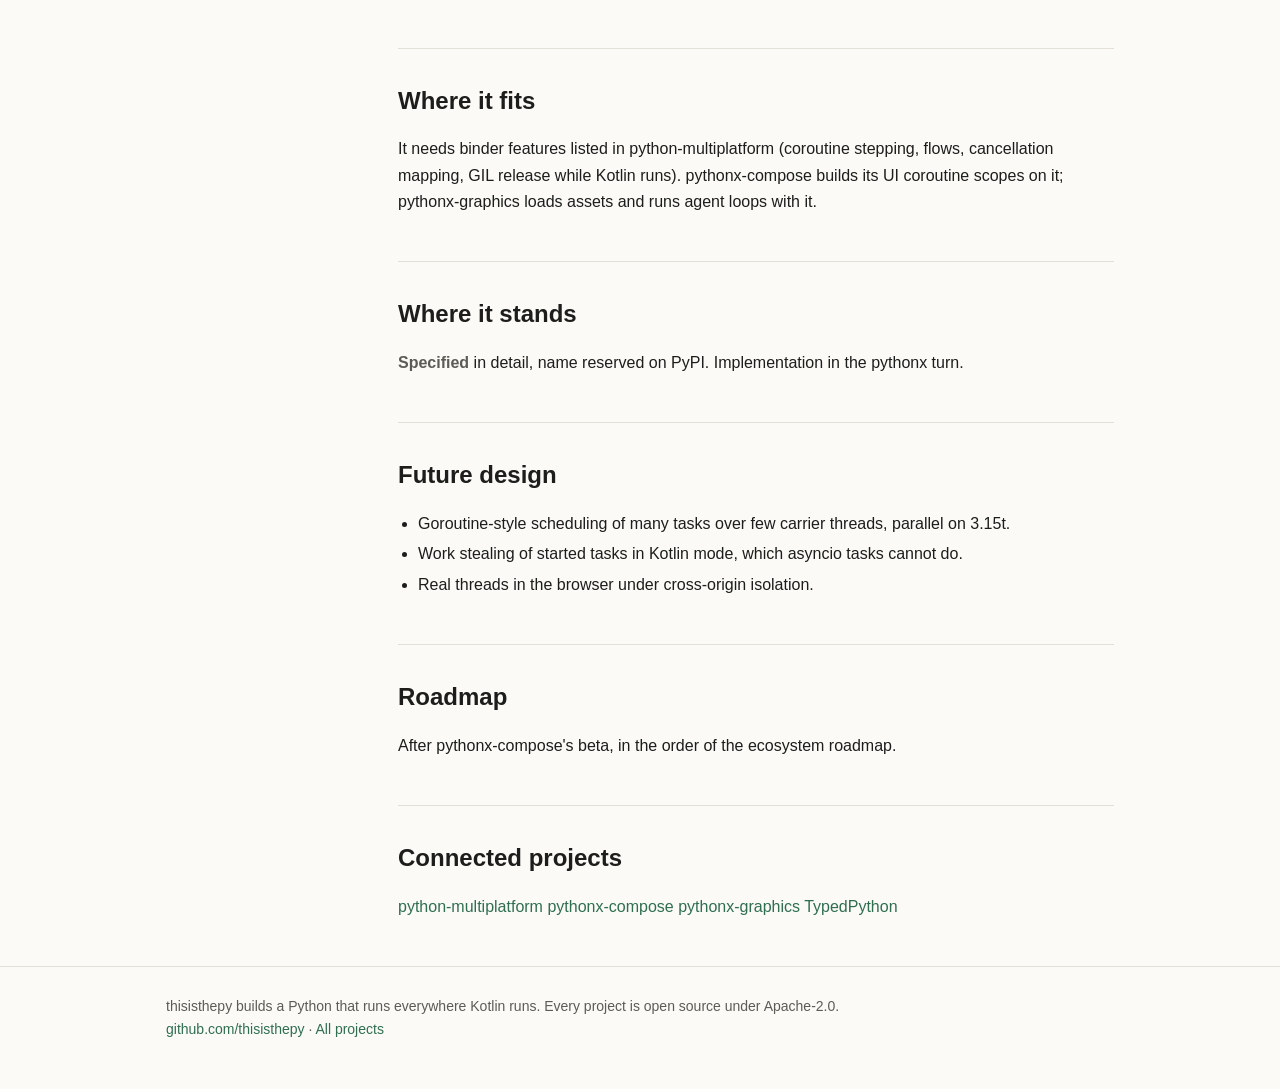
<file: projects/pythonx-concurrent/index.html>
<!doctype html>
<html lang="en"><head><meta charset="utf-8"><meta name="viewport" content="width=device-width,initial-scale=1">
<title>pythonx-concurrent | thisisthepy</title><meta name="description" content="Structured concurrency for Python on Kotlin Multiplatform: coroutines that interoperate with Kotlin coroutines and asyncio.">
<link rel="canonical" href="https://thisisthepy.org/projects/pythonx-concurrent/">
<link rel="stylesheet" href="../../assets/site.css"><script src="../../assets/site.js"></script></head>
<body><header class="top"><div class="wrap"><a class="brand" href="../../">this<span>is</span>thepy</a><nav class="links">
<a href="../../#problem"><span data-l="en">Why</span><span data-l="ko">왜</span></a>
<a href="../../#architecture"><span data-l="en">Architecture</span><span data-l="ko">구조</span></a>
<a href="../../#projects"><span data-l="en">Projects</span><span data-l="ko">프로젝트</span></a>
<a class="hide-sm" href="../../#future"><span data-l="en">Future</span><span data-l="ko">미래</span></a>
<a class="hide-sm" href="https://github.com/thisisthepy">GitHub</a>
<button class="lang" id="lang" type="button">한국어</button></nav></div></header>
<main class="wrap"><div class="crumbs"><a href="../../"><span data-l="en">Ecosystem</span><span data-l="ko">생태계</span></a> / <a href="../../#projects"><span data-l="en">Projects</span><span data-l="ko">프로젝트</span></a> / pythonx-concurrent</div>
<div class="hero" style="padding:24px 0 28px"><div class="kicker">pythonx</div><h1>pythonx-concurrent</h1>
<p class="lead"><span data-l="en">Structured concurrency for Python on Kotlin Multiplatform: coroutines that interoperate with Kotlin coroutines and asyncio.</span><span data-l="ko">Kotlin Multiplatform 위 Python의 구조적 동시성: Kotlin 코루틴, asyncio와 함께 도는 코루틴.</span></p>
<p style="margin-top:14px;font-size:14px"><a href="https://github.com/thisisthepy/pythonx-concurrent">GitHub</a> · <a href="https://github.com/thisisthepy/pythonx-concurrent/blob/develop/docs/SPEC.md">Spec</a></p></div><div class="layout"><aside class="toc"><b><span data-l="en">On this page</span><span data-l="ko">이 페이지</span></b><a href="#overview"><span data-l="en">Overview</span><span data-l="ko">개요</span></a><a href="#problem"><span data-l="en">The problem it solves</span><span data-l="ko">푸는 문제</span></a><a href="#how"><span data-l="en">How it works</span><span data-l="ko">동작 방식</span></a><a href="#decisions"><span data-l="en">Design decisions</span><span data-l="ko">설계 결정</span></a><a href="#fit"><span data-l="en">Where it fits</span><span data-l="ko">생태계 안의 위치</span></a><a href="#state"><span data-l="en">Where it stands</span><span data-l="ko">현재 상태</span></a><a href="#future"><span data-l="en">Future design</span><span data-l="ko">미래 설계</span></a><a href="#roadmap"><span data-l="en">Roadmap</span><span data-l="ko">로드맵</span></a><a href="#related"><span data-l="en">Connected projects</span><span data-l="ko">연결된 프로젝트</span></a></aside><div><section id="overview"><h2><span data-l="en">Overview</span><span data-l="ko">개요</span></h2><div data-l="en"><p>pythonx-concurrent gives Python apps on Kotlin Multiplatform one concurrency model, with Kotlin's vocabulary in Python's spelling, that bridges asyncio and Kotlin coroutines in both directions and runs work on the right thread of every platform.</p></div><div data-l="ko"><p>pythonx-concurrent는 Kotlin Multiplatform 위의 Python 앱에 하나의 동시성 모델을 줍니다. Kotlin의 어휘를 Python 표기로 쓰고, asyncio와 Kotlin 코루틴을 양방향으로 잇고, 작업을 모든 플랫폼의 알맞은 스레드에서 돌립니다.</p></div></section><section id="problem"><h2><span data-l="en">The problem it solves</span><span data-l="ko">푸는 문제</span></h2><div data-l="en"><p>On Android, work runs in Kotlin coroutines; in Python, in asyncio. An app written in Python on Kotlin Multiplatform lives in both: it awaits Kotlin suspend functions, collects Kotlin flows, must not block the UI thread, and should stop work when a screen goes away. Without a common model, each of these is solved by hand and cancellation is lost at the boundary.</p></div><div data-l="ko"><p>Android에서 작업은 Kotlin 코루틴으로, Python에서는 asyncio로 돕니다. Kotlin Multiplatform 위에서 Python으로 쓴 앱은 둘 다에 삽니다. Kotlin suspend 함수를 await하고, Kotlin flow를 수집하고, UI 스레드를 막으면 안 되고, 화면이 사라지면 작업을 멈춰야 합니다. 공통 모델이 없으면 이걸 하나씩 손으로 풀고, 취소는 경계에서 사라집니다.</p></div></section><section id="how"><h2><span data-l="en">How it works</span><span data-l="ko">동작 방식</span></h2><div data-l="en"><pre><code>from pythonx.concurrent import Scope, Dispatchers, with_context

async def load(user_id):
    async with Scope() as s:                       # coroutineScope { }
        profile = s.defer(fetch_profile, user_id)   # async { }
        s.launch(log_visit, user_id)                # launch { }
        data = await with_context(Dispatchers.IO, read_cache, user_id)
    return profile.result(), data</code></pre>
<ul>
<li><b>Scopes and jobs.</b> <code>Scope</code>, <code>launch</code>, <code>defer</code>, supervision, timeouts; no task outlives its scope.</li>
<li><b>Dispatchers.</b> <code>Main</code> on the UI thread, <code>IO</code> for blocking calls, <code>Default</code> for CPU work, and any Kotlin dispatcher.</li>
<li><b>Bridging.</b> Python awaits Kotlin suspend functions and flows; Kotlin awaits Python coroutines; cancellation and exceptions cross both ways.</li>
</ul></div><div data-l="ko"><pre><code>from pythonx.concurrent import Scope, Dispatchers, with_context

async def load(user_id):
    async with Scope() as s:                       # coroutineScope { }
        profile = s.defer(fetch_profile, user_id)   # async { }
        s.launch(log_visit, user_id)                # launch { }
        data = await with_context(Dispatchers.IO, read_cache, user_id)
    return profile.result(), data</code></pre>
<ul>
<li><b>스코프와 job.</b> <code>Scope</code>, <code>launch</code>, <code>defer</code>, 감독, 타임아웃. 어떤 태스크도 스코프보다 오래 살지 않습니다.</li>
<li><b>디스패처.</b> UI 스레드의 <code>Main</code>, 막히는 호출용 <code>IO</code>, CPU 작업용 <code>Default</code>, 그리고 모든 Kotlin 디스패처.</li>
<li><b>잇기.</b> Python이 Kotlin suspend 함수와 flow를 await하고, Kotlin이 Python 코루틴을 await하며, 취소와 예외가 양방향으로 건넙니다.</li>
</ul></div></section><section id="decisions"><h2><span data-l="en">Design decisions</span><span data-l="ko">설계 결정</span></h2><div data-l="en"><ul><li><b>Built on asyncio, not beside it.</b> Standard library code keeps working inside tasks.</li><li><b>Structured only.</b> No global scope.</li><li><b>Python on Kotlin's threads ("Kotlin mode").</b> A Python coroutine is stepped by a Kotlin coroutine, one <code>send()</code> at a time. Between steps it holds no GIL and no native frame, so it can run on JVM virtual threads and move between threads. Blocking-style Python is not put on virtual threads, because a native frame pins them.</li><li><b>Parallel through free-threaded CPython</b>, not sub-interpreters.</li></ul></div><div data-l="ko"><ul><li><b>asyncio 옆이 아니라 위에.</b> 표준 라이브러리 코드가 태스크 안에서 그대로 돕니다.</li><li><b>구조적으로만.</b> 전역 스코프는 없습니다.</li><li><b>Kotlin 스레드 위의 Python("Kotlin 모드").</b> Kotlin 코루틴이 Python 코루틴을 <code>send()</code> 한 번씩 실행합니다. 단계 사이에는 GIL도 네이티브 프레임도 쥐지 않아서 JVM 가상 스레드에서 돌고 스레드를 옮길 수 있습니다. 막히는 방식의 Python은 네이티브 프레임이 가상 스레드를 묶어 버려서 가상 스레드에 올리지 않습니다.</li><li><b>병렬성은 free-threaded CPython에서</b>, 서브 인터프리터가 아닙니다.</li></ul></div></section><section id="fit"><h2><span data-l="en">Where it fits</span><span data-l="ko">생태계 안의 위치</span></h2><div data-l="en"><p>It needs binder features listed in python-multiplatform (coroutine stepping, flows, cancellation mapping, GIL release while Kotlin runs). pythonx-compose builds its UI coroutine scopes on it; pythonx-graphics loads assets and runs agent loops with it.</p></div><div data-l="ko"><p>python-multiplatform에 정리된 바인더 기능(코루틴 단계 실행, flow, 취소 매핑, Kotlin 실행 중 GIL 해제)이 필요합니다. pythonx-compose가 UI 코루틴 스코프를 이 위에 만들고, pythonx-graphics가 에셋 로딩과 에이전트 루프에 씁니다.</p></div></section><section id="state"><h2><span data-l="en">Where it stands</span><span data-l="ko">현재 상태</span></h2><div data-l="en"><p><span class="status-plan">Specified</span> in detail, name reserved on PyPI. Implementation in the pythonx turn.</p></div><div data-l="ko"><p><span class="status-plan">스펙</span>을 자세히 썼고 PyPI 이름을 선점했습니다. 구현은 pythonx 차례에 합니다.</p></div></section><section id="future"><h2><span data-l="en">Future design</span><span data-l="ko">미래 설계</span></h2><div data-l="en"><ul><li>Goroutine-style scheduling of many tasks over few carrier threads, parallel on 3.15t.</li><li>Work stealing of started tasks in Kotlin mode, which asyncio tasks cannot do.</li><li>Real threads in the browser under cross-origin isolation.</li></ul></div><div data-l="ko"><ul><li>적은 캐리어 스레드 위에 많은 태스크를 얹는 고루틴 방식 스케줄링, 3.15t에서 병렬.</li><li>Kotlin 모드에서 이미 시작한 태스크의 작업 훔치기. asyncio 태스크는 할 수 없는 일입니다.</li><li>교차 출처 격리 아래 브라우저의 진짜 스레드.</li></ul></div></section><section id="roadmap"><h2><span data-l="en">Roadmap</span><span data-l="ko">로드맵</span></h2><div data-l="en"><p>After pythonx-compose's beta, in the order of the ecosystem roadmap.</p></div><div data-l="ko"><p>pythonx-compose 베타 뒤, 생태계 로드맵 순서대로.</p></div></section><section id="related"><h2><span data-l="en">Connected projects</span><span data-l="ko">연결된 프로젝트</span></h2><div data-l="en"><p><a class="tag" href="../python-multiplatform/">python-multiplatform</a> <a class="tag" href="../pythonx-compose/">pythonx-compose</a> <a class="tag" href="../pythonx-graphics/">pythonx-graphics</a> <a class="tag" href="../typedpython/">TypedPython</a></p></div><div data-l="ko"><p><a class="tag" href="../python-multiplatform/">python-multiplatform</a> <a class="tag" href="../pythonx-compose/">pythonx-compose</a> <a class="tag" href="../pythonx-graphics/">pythonx-graphics</a> <a class="tag" href="../typedpython/">TypedPython</a></p></div></section></div></div></main>
<footer><div class="wrap"><span data-l="en">thisisthepy builds a Python that runs everywhere Kotlin runs. Every project is open source under Apache-2.0.</span><span data-l="ko">thisisthepy는 Kotlin이 도는 모든 곳에서 도는 Python을 만듭니다. 모든 프로젝트는 Apache-2.0 오픈소스입니다.</span><br><a href="https://github.com/thisisthepy">github.com/thisisthepy</a> · <a href="../../#projects"><span data-l="en">All projects</span><span data-l="ko">전체 프로젝트</span></a></div></footer>
</body></html>
</file>
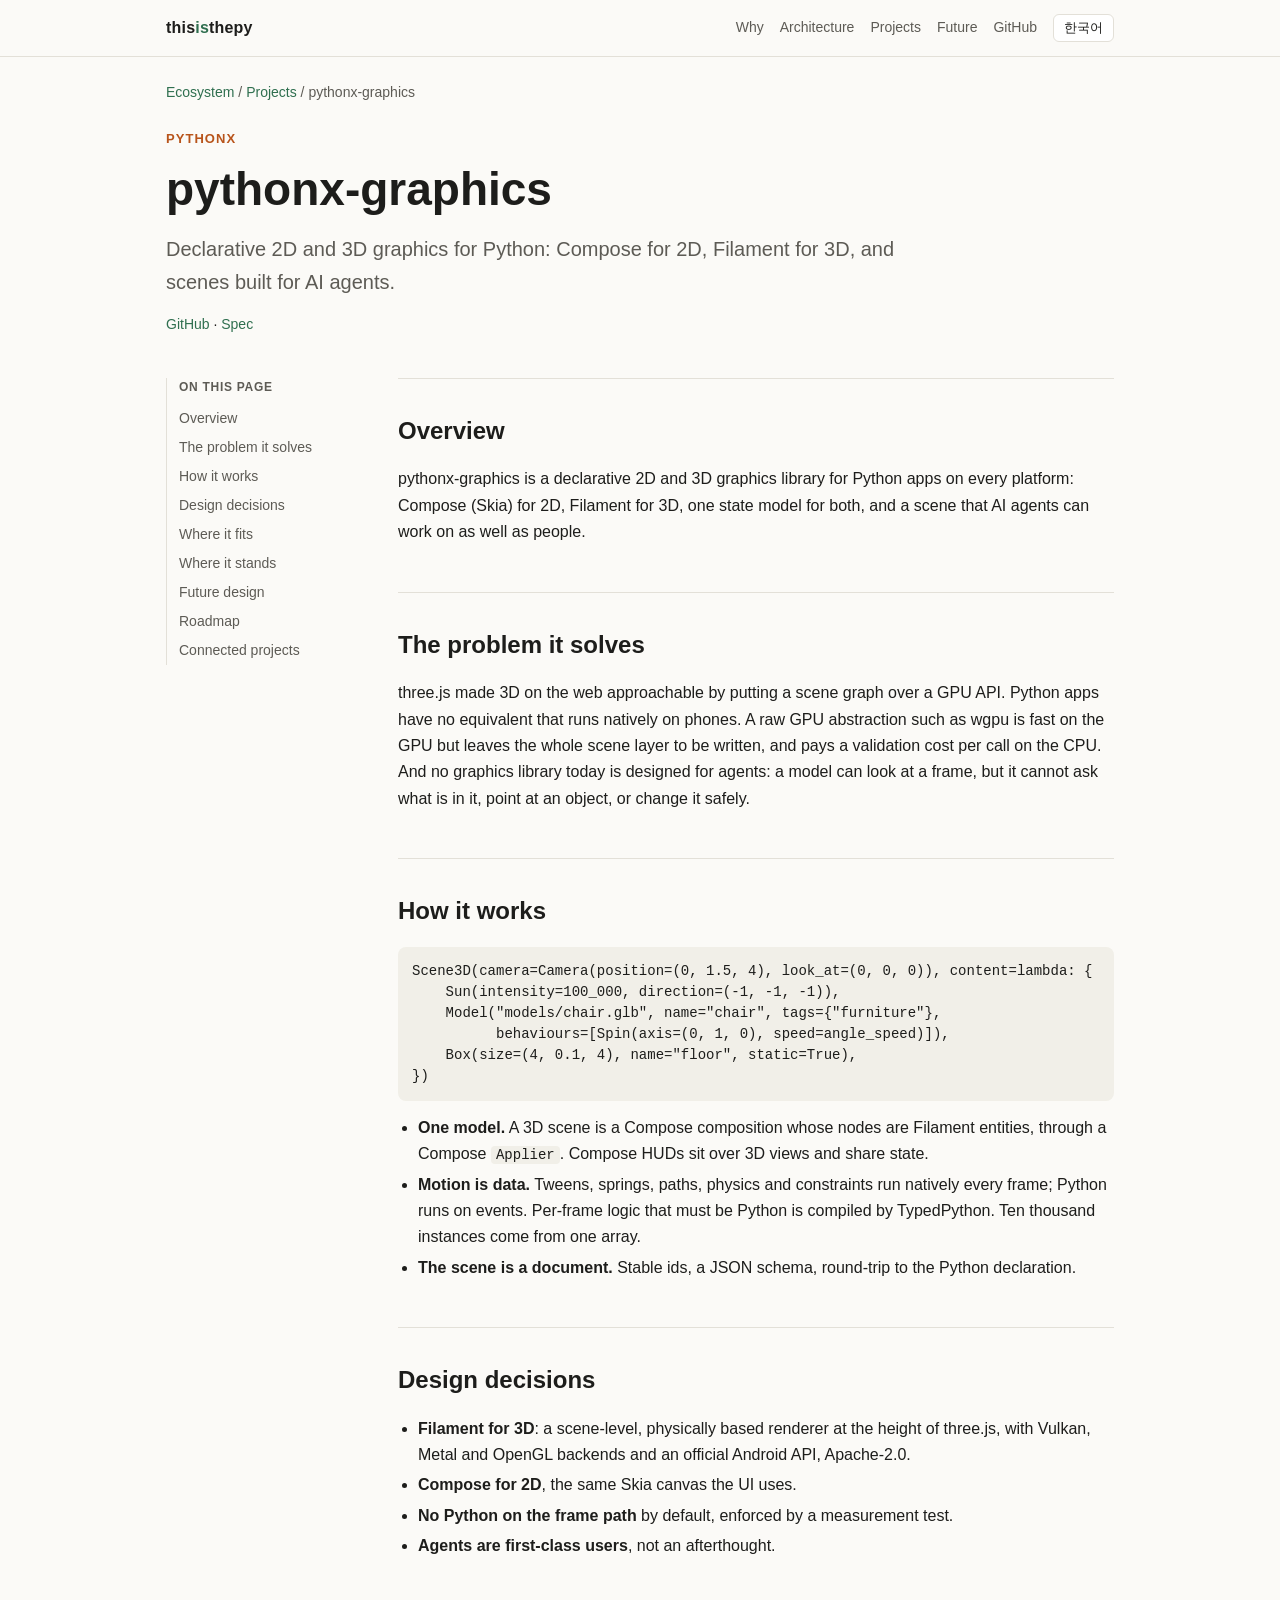
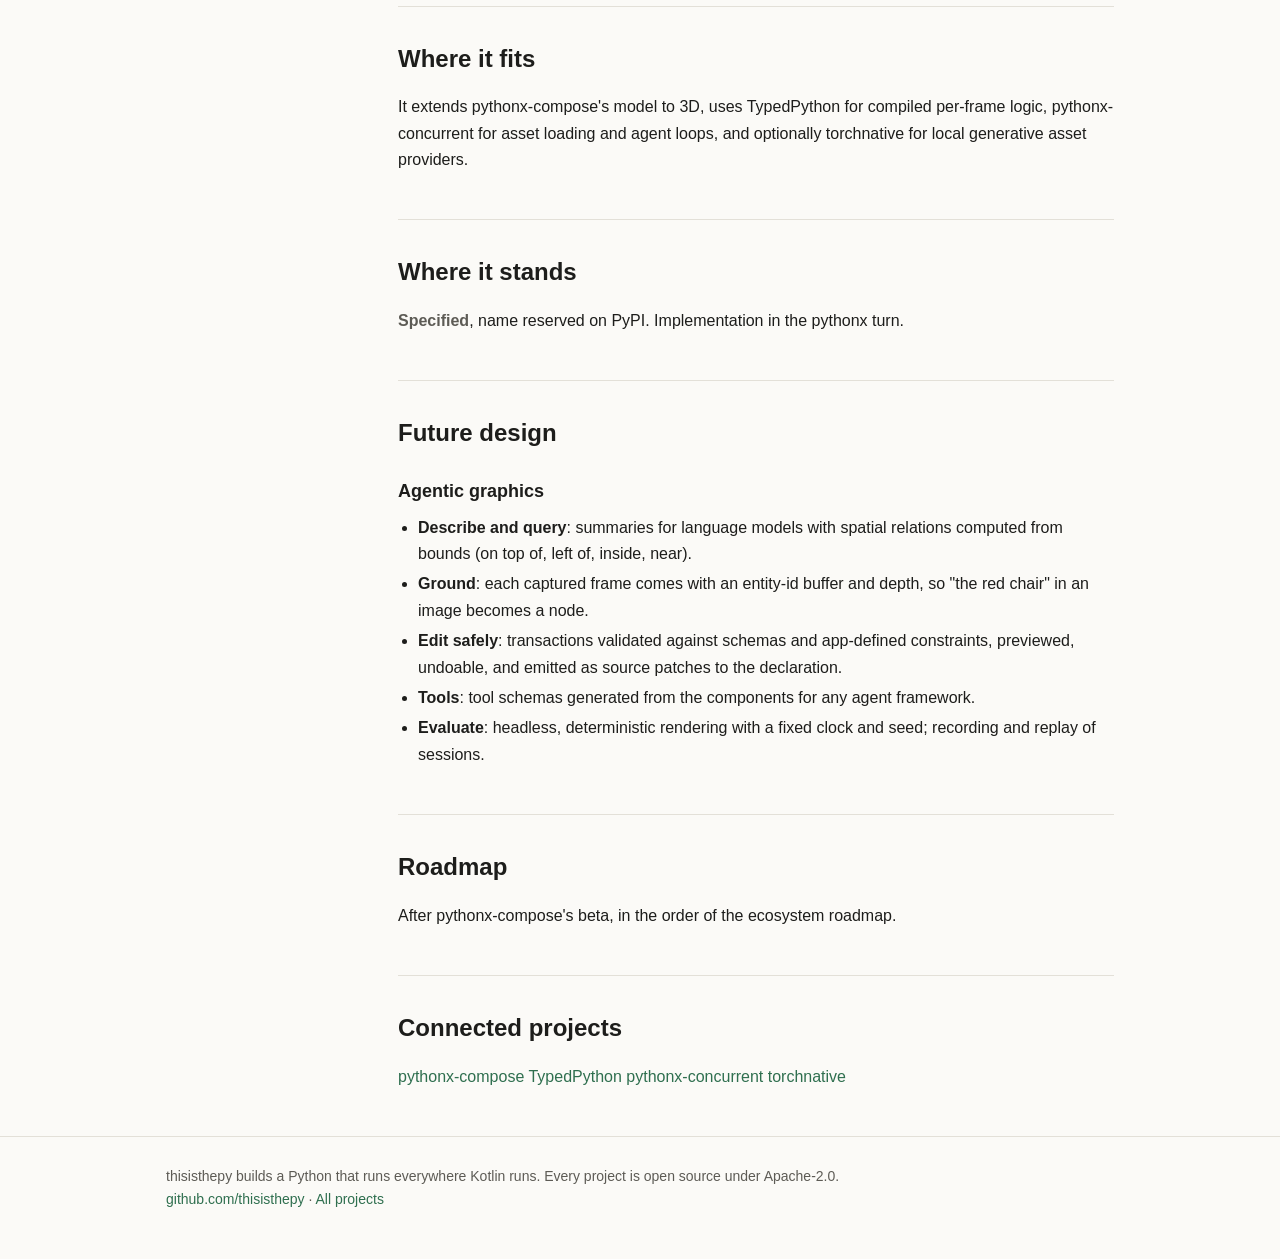
<file: projects/pythonx-graphics/index.html>
<!doctype html>
<html lang="en"><head><meta charset="utf-8"><meta name="viewport" content="width=device-width,initial-scale=1">
<title>pythonx-graphics | thisisthepy</title><meta name="description" content="Declarative 2D and 3D graphics for Python: Compose for 2D, Filament for 3D, and scenes built for AI agents.">
<link rel="canonical" href="https://thisisthepy.org/projects/pythonx-graphics/">
<link rel="stylesheet" href="../../assets/site.css"><script src="../../assets/site.js"></script></head>
<body><header class="top"><div class="wrap"><a class="brand" href="../../">this<span>is</span>thepy</a><nav class="links">
<a href="../../#problem"><span data-l="en">Why</span><span data-l="ko">왜</span></a>
<a href="../../#architecture"><span data-l="en">Architecture</span><span data-l="ko">구조</span></a>
<a href="../../#projects"><span data-l="en">Projects</span><span data-l="ko">프로젝트</span></a>
<a class="hide-sm" href="../../#future"><span data-l="en">Future</span><span data-l="ko">미래</span></a>
<a class="hide-sm" href="https://github.com/thisisthepy">GitHub</a>
<button class="lang" id="lang" type="button">한국어</button></nav></div></header>
<main class="wrap"><div class="crumbs"><a href="../../"><span data-l="en">Ecosystem</span><span data-l="ko">생태계</span></a> / <a href="../../#projects"><span data-l="en">Projects</span><span data-l="ko">프로젝트</span></a> / pythonx-graphics</div>
<div class="hero" style="padding:24px 0 28px"><div class="kicker">pythonx</div><h1>pythonx-graphics</h1>
<p class="lead"><span data-l="en">Declarative 2D and 3D graphics for Python: Compose for 2D, Filament for 3D, and scenes built for AI agents.</span><span data-l="ko">Python을 위한 선언형 2D·3D 그래픽스: 2D는 Compose, 3D는 Filament, 그리고 AI 에이전트를 위한 장면.</span></p>
<p style="margin-top:14px;font-size:14px"><a href="https://github.com/thisisthepy/pythonx-graphics">GitHub</a> · <a href="https://github.com/thisisthepy/pythonx-graphics/blob/develop/docs/SPEC.md">Spec</a></p></div><div class="layout"><aside class="toc"><b><span data-l="en">On this page</span><span data-l="ko">이 페이지</span></b><a href="#overview"><span data-l="en">Overview</span><span data-l="ko">개요</span></a><a href="#problem"><span data-l="en">The problem it solves</span><span data-l="ko">푸는 문제</span></a><a href="#how"><span data-l="en">How it works</span><span data-l="ko">동작 방식</span></a><a href="#decisions"><span data-l="en">Design decisions</span><span data-l="ko">설계 결정</span></a><a href="#fit"><span data-l="en">Where it fits</span><span data-l="ko">생태계 안의 위치</span></a><a href="#state"><span data-l="en">Where it stands</span><span data-l="ko">현재 상태</span></a><a href="#future"><span data-l="en">Future design</span><span data-l="ko">미래 설계</span></a><a href="#roadmap"><span data-l="en">Roadmap</span><span data-l="ko">로드맵</span></a><a href="#related"><span data-l="en">Connected projects</span><span data-l="ko">연결된 프로젝트</span></a></aside><div><section id="overview"><h2><span data-l="en">Overview</span><span data-l="ko">개요</span></h2><div data-l="en"><p>pythonx-graphics is a declarative 2D and 3D graphics library for Python apps on every platform: Compose (Skia) for 2D, Filament for 3D, one state model for both, and a scene that AI agents can work on as well as people.</p></div><div data-l="ko"><p>pythonx-graphics는 모든 플랫폼의 Python 앱을 위한 선언형 2D·3D 그래픽스 라이브러리입니다. 2D는 Compose(Skia), 3D는 Filament이고, 상태 모델은 하나이며, 장면은 사람뿐 아니라 AI 에이전트도 다룰 수 있게 설계합니다.</p></div></section><section id="problem"><h2><span data-l="en">The problem it solves</span><span data-l="ko">푸는 문제</span></h2><div data-l="en"><p>three.js made 3D on the web approachable by putting a scene graph over a GPU API. Python apps have no equivalent that runs natively on phones. A raw GPU abstraction such as wgpu is fast on the GPU but leaves the whole scene layer to be written, and pays a validation cost per call on the CPU. And no graphics library today is designed for agents: a model can look at a frame, but it cannot ask what is in it, point at an object, or change it safely.</p></div><div data-l="ko"><p>three.js는 GPU API 위에 장면 그래프를 얹어 웹의 3D를 쉽게 만들었습니다. Python 앱에는 휴대폰에서 네이티브로 도는 그런 것이 없습니다. wgpu 같은 GPU 추상화는 GPU에서는 빠르지만 장면 계층 전체를 직접 써야 하고, CPU에서는 호출마다 검증 비용을 냅니다. 그리고 오늘의 그래픽스 라이브러리는 에이전트를 위해 설계되지 않았습니다. 모델은 프레임을 볼 수는 있지만, 무엇이 있는지 묻거나, 물체를 가리키거나, 안전하게 바꿀 수는 없습니다.</p></div></section><section id="how"><h2><span data-l="en">How it works</span><span data-l="ko">동작 방식</span></h2><div data-l="en"><pre><code>Scene3D(camera=Camera(position=(0, 1.5, 4), look_at=(0, 0, 0)), content=lambda: {
    Sun(intensity=100_000, direction=(-1, -1, -1)),
    Model("models/chair.glb", name="chair", tags={"furniture"},
          behaviours=[Spin(axis=(0, 1, 0), speed=angle_speed)]),
    Box(size=(4, 0.1, 4), name="floor", static=True),
})</code></pre>
<ul>
<li><b>One model.</b> A 3D scene is a Compose composition whose nodes are Filament entities, through a Compose <code>Applier</code>. Compose HUDs sit over 3D views and share state.</li>
<li><b>Motion is data.</b> Tweens, springs, paths, physics and constraints run natively every frame; Python runs on events. Per-frame logic that must be Python is compiled by TypedPython. Ten thousand instances come from one array.</li>
<li><b>The scene is a document.</b> Stable ids, a JSON schema, round-trip to the Python declaration.</li>
</ul></div><div data-l="ko"><pre><code>Scene3D(camera=Camera(position=(0, 1.5, 4), look_at=(0, 0, 0)), content=lambda: {
    Sun(intensity=100_000, direction=(-1, -1, -1)),
    Model("models/chair.glb", name="chair", tags={"furniture"},
          behaviours=[Spin(axis=(0, 1, 0), speed=angle_speed)]),
    Box(size=(4, 0.1, 4), name="floor", static=True),
})</code></pre>
<ul>
<li><b>모델 하나.</b> 3D 장면은 Compose <code>Applier</code>를 통해 노드가 Filament 엔티티인 Compose 컴포지션입니다. Compose HUD가 3D 화면 위에 겹치고 상태를 함께 씁니다.</li>
<li><b>움직임은 데이터.</b> 트윈, 스프링, 경로, 물리, 제약을 네이티브가 매 프레임 실행하고, Python은 이벤트에서만 돕니다. 매 프레임 Python이어야 하는 로직은 TypedPython이 컴파일합니다. 인스턴스 1만 개는 배열 하나에서 나옵니다.</li>
<li><b>장면은 문서.</b> 안정적인 ID, JSON 스키마, Python 선언과의 왕복.</li>
</ul></div></section><section id="decisions"><h2><span data-l="en">Design decisions</span><span data-l="ko">설계 결정</span></h2><div data-l="en"><ul><li><b>Filament for 3D</b>: a scene-level, physically based renderer at the height of three.js, with Vulkan, Metal and OpenGL backends and an official Android API, Apache-2.0.</li><li><b>Compose for 2D</b>, the same Skia canvas the UI uses.</li><li><b>No Python on the frame path</b> by default, enforced by a measurement test.</li><li><b>Agents are first-class users</b>, not an afterthought.</li></ul></div><div data-l="ko"><ul><li><b>3D는 Filament.</b> three.js와 같은 높이의 장면 수준 물리 기반 렌더러이고, Vulkan, Metal, OpenGL 백엔드와 공식 Android API가 있으며 Apache-2.0입니다.</li><li><b>2D는 Compose.</b> UI가 쓰는 같은 Skia 캔버스입니다.</li><li><b>기본적으로 프레임 경로에 Python 없음.</b> 측정 테스트로 강제합니다.</li><li><b>에이전트가 일급 사용자.</b> 나중에 붙이는 기능이 아닙니다.</li></ul></div></section><section id="fit"><h2><span data-l="en">Where it fits</span><span data-l="ko">생태계 안의 위치</span></h2><div data-l="en"><p>It extends pythonx-compose's model to 3D, uses TypedPython for compiled per-frame logic, pythonx-concurrent for asset loading and agent loops, and optionally torchnative for local generative asset providers.</p></div><div data-l="ko"><p>pythonx-compose의 모델을 3D로 넓히고, 매 프레임 로직은 TypedPython으로 컴파일하고, 에셋 로딩과 에이전트 루프는 pythonx-concurrent로 돌리고, 로컬 생성형 에셋 제공자로 torchnative를 선택적으로 씁니다.</p></div></section><section id="state"><h2><span data-l="en">Where it stands</span><span data-l="ko">현재 상태</span></h2><div data-l="en"><p><span class="status-plan">Specified</span>, name reserved on PyPI. Implementation in the pythonx turn.</p></div><div data-l="ko"><p><span class="status-plan">스펙</span> 완료, PyPI 이름 선점. 구현은 pythonx 차례에 합니다.</p></div></section><section id="future"><h2><span data-l="en">Future design</span><span data-l="ko">미래 설계</span></h2><div data-l="en"><h3>Agentic graphics</h3>
<ul>
<li><b>Describe and query</b>: summaries for language models with spatial relations computed from bounds (on top of, left of, inside, near).</li>
<li><b>Ground</b>: each captured frame comes with an entity-id buffer and depth, so "the red chair" in an image becomes a node.</li>
<li><b>Edit safely</b>: transactions validated against schemas and app-defined constraints, previewed, undoable, and emitted as source patches to the declaration.</li>
<li><b>Tools</b>: tool schemas generated from the components for any agent framework.</li>
<li><b>Evaluate</b>: headless, deterministic rendering with a fixed clock and seed; recording and replay of sessions.</li>
</ul></div><div data-l="ko"><h3>에이전틱 그래픽스</h3>
<ul>
<li><b>설명과 질의</b>: 경계 상자로 계산한 공간 관계(위, 왼쪽, 안, 가까이)가 들어간 언어 모델용 요약.</li>
<li><b>연결</b>: 캡처한 프레임마다 엔티티 ID 버퍼와 깊이가 함께 나와서 이미지 속 "빨간 의자"가 노드가 됩니다.</li>
<li><b>안전한 수정</b>: 스키마와 앱이 정한 제약으로 검증하고, 미리 보고, 되돌릴 수 있고, 선언에 대한 소스 패치로 나오는 트랜잭션.</li>
<li><b>도구</b>: 컴포넌트에서 생성하는 도구 스키마를 어떤 에이전트 프레임워크에든 줍니다.</li>
<li><b>평가</b>: 고정 시계와 시드로 창 없이 결정적으로 렌더링하고, 세션을 기록하고 재생합니다.</li>
</ul></div></section><section id="roadmap"><h2><span data-l="en">Roadmap</span><span data-l="ko">로드맵</span></h2><div data-l="en"><p>After pythonx-compose's beta, in the order of the ecosystem roadmap.</p></div><div data-l="ko"><p>pythonx-compose 베타 뒤, 생태계 로드맵 순서대로.</p></div></section><section id="related"><h2><span data-l="en">Connected projects</span><span data-l="ko">연결된 프로젝트</span></h2><div data-l="en"><p><a class="tag" href="../pythonx-compose/">pythonx-compose</a> <a class="tag" href="../typedpython/">TypedPython</a> <a class="tag" href="../pythonx-concurrent/">pythonx-concurrent</a> <a class="tag" href="../torchnative/">torchnative</a></p></div><div data-l="ko"><p><a class="tag" href="../pythonx-compose/">pythonx-compose</a> <a class="tag" href="../typedpython/">TypedPython</a> <a class="tag" href="../pythonx-concurrent/">pythonx-concurrent</a> <a class="tag" href="../torchnative/">torchnative</a></p></div></section></div></div></main>
<footer><div class="wrap"><span data-l="en">thisisthepy builds a Python that runs everywhere Kotlin runs. Every project is open source under Apache-2.0.</span><span data-l="ko">thisisthepy는 Kotlin이 도는 모든 곳에서 도는 Python을 만듭니다. 모든 프로젝트는 Apache-2.0 오픈소스입니다.</span><br><a href="https://github.com/thisisthepy">github.com/thisisthepy</a> · <a href="../../#projects"><span data-l="en">All projects</span><span data-l="ko">전체 프로젝트</span></a></div></footer>
</body></html>
</file>
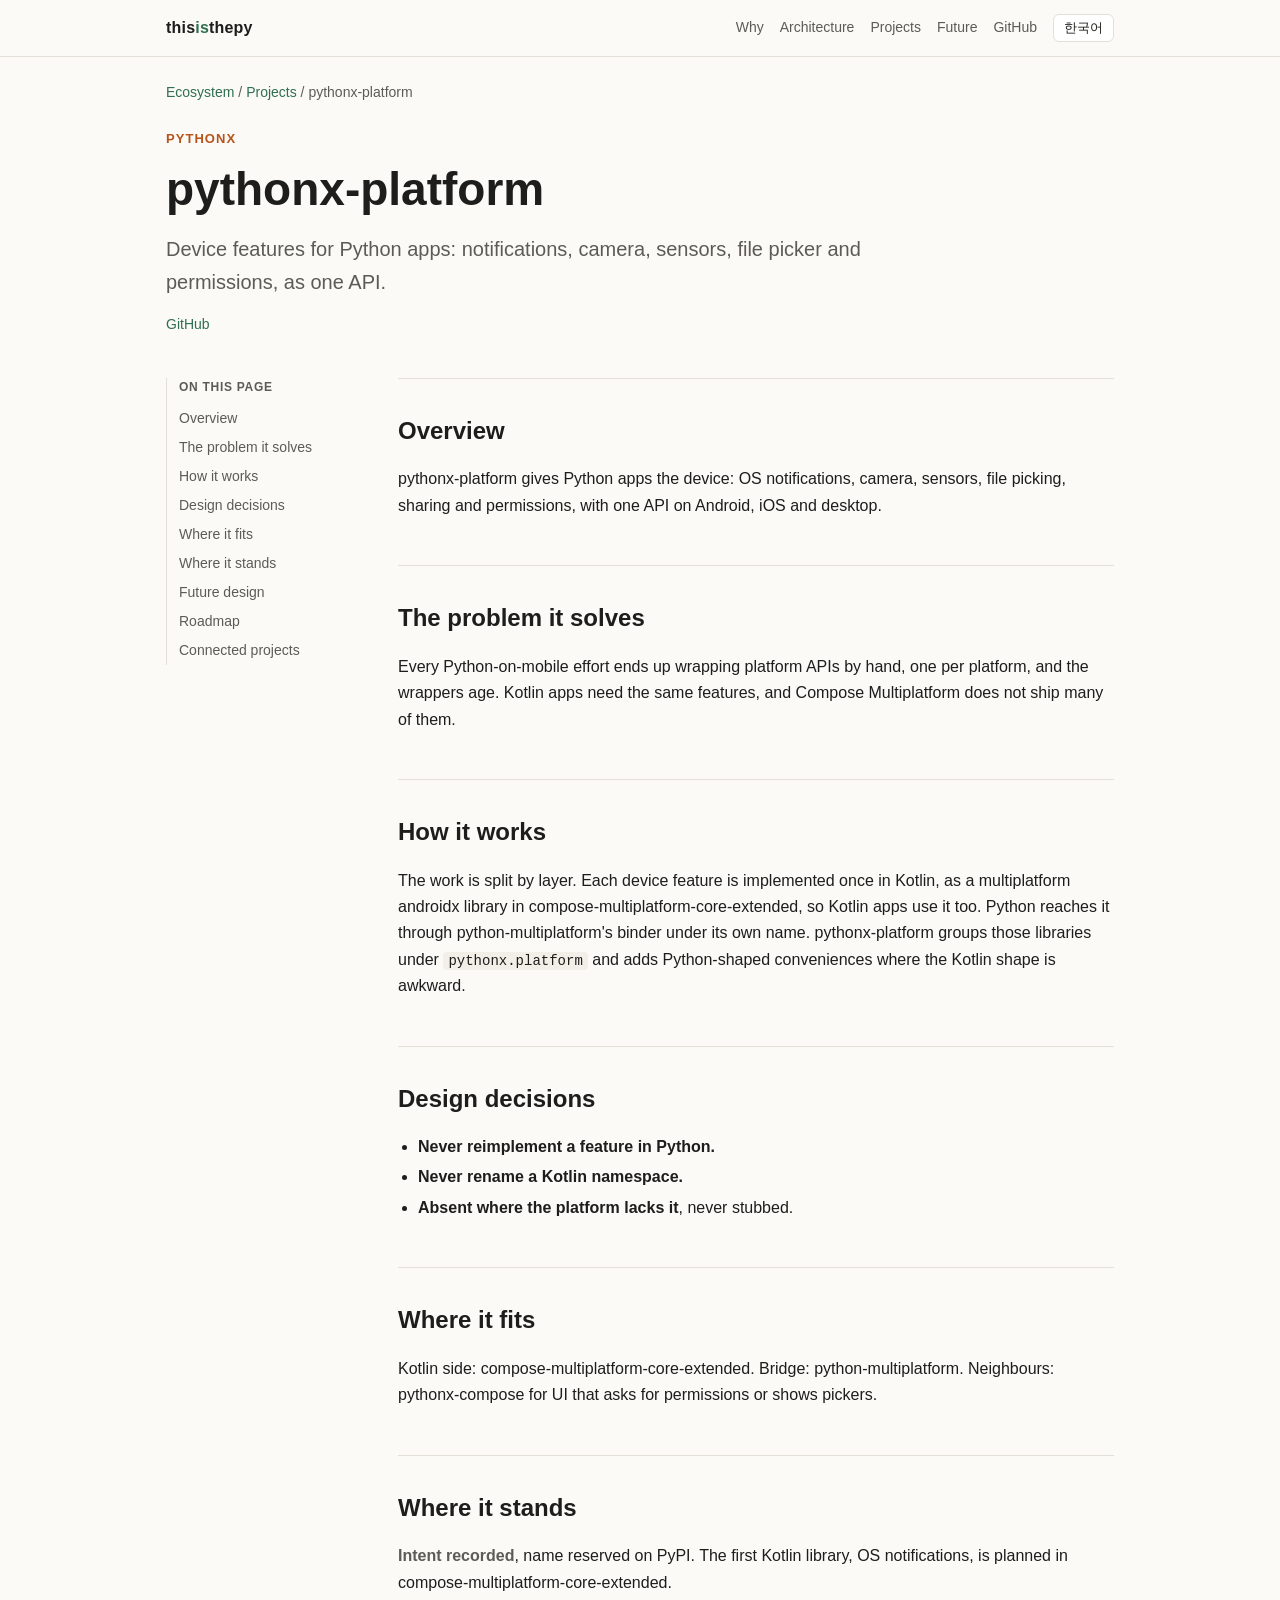
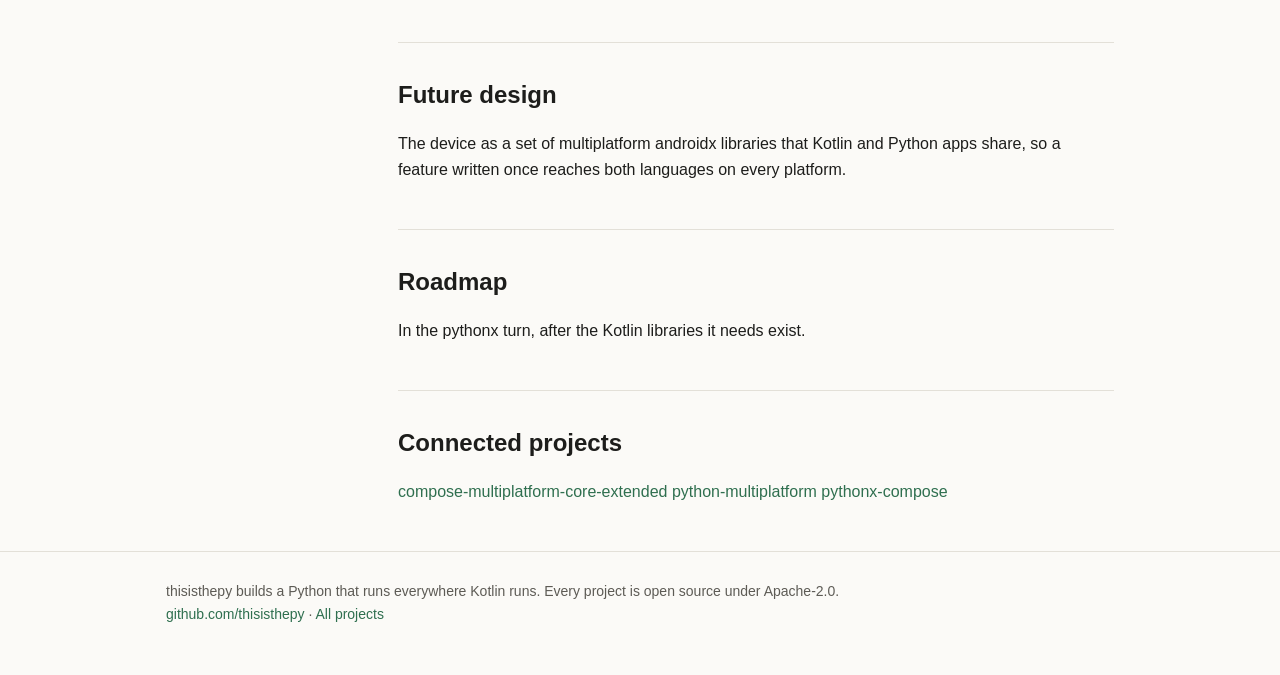
<file: projects/pythonx-platform/index.html>
<!doctype html>
<html lang="en"><head><meta charset="utf-8"><meta name="viewport" content="width=device-width,initial-scale=1">
<title>pythonx-platform | thisisthepy</title><meta name="description" content="Device features for Python apps: notifications, camera, sensors, file picker and permissions, as one API.">
<link rel="canonical" href="https://thisisthepy.org/projects/pythonx-platform/">
<link rel="stylesheet" href="../../assets/site.css"><script src="../../assets/site.js"></script></head>
<body><header class="top"><div class="wrap"><a class="brand" href="../../">this<span>is</span>thepy</a><nav class="links">
<a href="../../#problem"><span data-l="en">Why</span><span data-l="ko">왜</span></a>
<a href="../../#architecture"><span data-l="en">Architecture</span><span data-l="ko">구조</span></a>
<a href="../../#projects"><span data-l="en">Projects</span><span data-l="ko">프로젝트</span></a>
<a class="hide-sm" href="../../#future"><span data-l="en">Future</span><span data-l="ko">미래</span></a>
<a class="hide-sm" href="https://github.com/thisisthepy">GitHub</a>
<button class="lang" id="lang" type="button">한국어</button></nav></div></header>
<main class="wrap"><div class="crumbs"><a href="../../"><span data-l="en">Ecosystem</span><span data-l="ko">생태계</span></a> / <a href="../../#projects"><span data-l="en">Projects</span><span data-l="ko">프로젝트</span></a> / pythonx-platform</div>
<div class="hero" style="padding:24px 0 28px"><div class="kicker">pythonx</div><h1>pythonx-platform</h1>
<p class="lead"><span data-l="en">Device features for Python apps: notifications, camera, sensors, file picker and permissions, as one API.</span><span data-l="ko">Python 앱을 위한 기기 기능: 알림, 카메라, 센서, 파일 선택, 권한을 하나의 API로.</span></p>
<p style="margin-top:14px;font-size:14px"><a href="https://github.com/thisisthepy/pythonx-platform">GitHub</a></p></div><div class="layout"><aside class="toc"><b><span data-l="en">On this page</span><span data-l="ko">이 페이지</span></b><a href="#overview"><span data-l="en">Overview</span><span data-l="ko">개요</span></a><a href="#problem"><span data-l="en">The problem it solves</span><span data-l="ko">푸는 문제</span></a><a href="#how"><span data-l="en">How it works</span><span data-l="ko">동작 방식</span></a><a href="#decisions"><span data-l="en">Design decisions</span><span data-l="ko">설계 결정</span></a><a href="#fit"><span data-l="en">Where it fits</span><span data-l="ko">생태계 안의 위치</span></a><a href="#state"><span data-l="en">Where it stands</span><span data-l="ko">현재 상태</span></a><a href="#future"><span data-l="en">Future design</span><span data-l="ko">미래 설계</span></a><a href="#roadmap"><span data-l="en">Roadmap</span><span data-l="ko">로드맵</span></a><a href="#related"><span data-l="en">Connected projects</span><span data-l="ko">연결된 프로젝트</span></a></aside><div><section id="overview"><h2><span data-l="en">Overview</span><span data-l="ko">개요</span></h2><div data-l="en"><p>pythonx-platform gives Python apps the device: OS notifications, camera, sensors, file picking, sharing and permissions, with one API on Android, iOS and desktop.</p></div><div data-l="ko"><p>pythonx-platform은 Python 앱에 기기를 줍니다. OS 알림, 카메라, 센서, 파일 선택, 공유, 권한을 Android, iOS, 데스크톱에서 하나의 API로 씁니다.</p></div></section><section id="problem"><h2><span data-l="en">The problem it solves</span><span data-l="ko">푸는 문제</span></h2><div data-l="en"><p>Every Python-on-mobile effort ends up wrapping platform APIs by hand, one per platform, and the wrappers age. Kotlin apps need the same features, and Compose Multiplatform does not ship many of them.</p></div><div data-l="ko"><p>모바일 Python 시도들은 결국 플랫폼 API를 플랫폼마다 손으로 감싸게 되고, 그 래퍼는 낡아 갑니다. Kotlin 앱에도 같은 기능이 필요한데 Compose Multiplatform은 그중 많은 것을 제공하지 않습니다.</p></div></section><section id="how"><h2><span data-l="en">How it works</span><span data-l="ko">동작 방식</span></h2><div data-l="en"><p>The work is split by layer. Each device feature is implemented once in Kotlin, as a multiplatform androidx library in compose-multiplatform-core-extended, so Kotlin apps use it too. Python reaches it through python-multiplatform's binder under its own name. pythonx-platform groups those libraries under <code>pythonx.platform</code> and adds Python-shaped conveniences where the Kotlin shape is awkward.</p></div><div data-l="ko"><p>일은 계층으로 나눕니다. 기기 기능은 Kotlin으로 한 번, compose-multiplatform-core-extended의 멀티플랫폼 androidx 라이브러리로 구현해서 Kotlin 앱도 씁니다. Python은 python-multiplatform의 바인더로 원래 이름 그대로 닿습니다. pythonx-platform은 그 라이브러리들을 <code>pythonx.platform</code> 아래로 묶고, Kotlin 모양이 어색한 곳에 Python다운 편의를 더합니다.</p></div></section><section id="decisions"><h2><span data-l="en">Design decisions</span><span data-l="ko">설계 결정</span></h2><div data-l="en"><ul><li><b>Never reimplement a feature in Python.</b></li><li><b>Never rename a Kotlin namespace.</b></li><li><b>Absent where the platform lacks it</b>, never stubbed.</li></ul></div><div data-l="ko"><ul><li><b>기능을 Python으로 다시 구현하지 않는다.</b></li><li><b>Kotlin 네임스페이스 이름을 바꾸지 않는다.</b></li><li><b>플랫폼에 없으면 없다고 둔다.</b> 흉내 내지 않습니다.</li></ul></div></section><section id="fit"><h2><span data-l="en">Where it fits</span><span data-l="ko">생태계 안의 위치</span></h2><div data-l="en"><p>Kotlin side: compose-multiplatform-core-extended. Bridge: python-multiplatform. Neighbours: pythonx-compose for UI that asks for permissions or shows pickers.</p></div><div data-l="ko"><p>Kotlin 쪽은 compose-multiplatform-core-extended, 다리는 python-multiplatform, 이웃은 권한을 묻거나 선택 화면을 띄우는 UI를 위한 pythonx-compose입니다.</p></div></section><section id="state"><h2><span data-l="en">Where it stands</span><span data-l="ko">현재 상태</span></h2><div data-l="en"><p><span class="status-plan">Intent recorded</span>, name reserved on PyPI. The first Kotlin library, OS notifications, is planned in compose-multiplatform-core-extended.</p></div><div data-l="ko"><p><span class="status-plan">의도 기록</span>, PyPI 이름 선점. 첫 Kotlin 라이브러리인 OS 알림은 compose-multiplatform-core-extended에 계획돼 있습니다.</p></div></section><section id="future"><h2><span data-l="en">Future design</span><span data-l="ko">미래 설계</span></h2><div data-l="en"><p>The device as a set of multiplatform androidx libraries that Kotlin and Python apps share, so a feature written once reaches both languages on every platform.</p></div><div data-l="ko"><p>Kotlin 앱과 Python 앱이 함께 쓰는 멀티플랫폼 androidx 라이브러리 묶음으로서의 기기. 한 번 쓴 기능이 모든 플랫폼에서 두 언어에 닿습니다.</p></div></section><section id="roadmap"><h2><span data-l="en">Roadmap</span><span data-l="ko">로드맵</span></h2><div data-l="en"><p>In the pythonx turn, after the Kotlin libraries it needs exist.</p></div><div data-l="ko"><p>pythonx 차례에, 필요한 Kotlin 라이브러리가 생긴 뒤.</p></div></section><section id="related"><h2><span data-l="en">Connected projects</span><span data-l="ko">연결된 프로젝트</span></h2><div data-l="en"><p><a class="tag" href="../compose-multiplatform-core-extended/">compose-multiplatform-core-extended</a> <a class="tag" href="../python-multiplatform/">python-multiplatform</a> <a class="tag" href="../pythonx-compose/">pythonx-compose</a></p></div><div data-l="ko"><p><a class="tag" href="../compose-multiplatform-core-extended/">compose-multiplatform-core-extended</a> <a class="tag" href="../python-multiplatform/">python-multiplatform</a> <a class="tag" href="../pythonx-compose/">pythonx-compose</a></p></div></section></div></div></main>
<footer><div class="wrap"><span data-l="en">thisisthepy builds a Python that runs everywhere Kotlin runs. Every project is open source under Apache-2.0.</span><span data-l="ko">thisisthepy는 Kotlin이 도는 모든 곳에서 도는 Python을 만듭니다. 모든 프로젝트는 Apache-2.0 오픈소스입니다.</span><br><a href="https://github.com/thisisthepy">github.com/thisisthepy</a> · <a href="../../#projects"><span data-l="en">All projects</span><span data-l="ko">전체 프로젝트</span></a></div></footer>
</body></html>
</file>
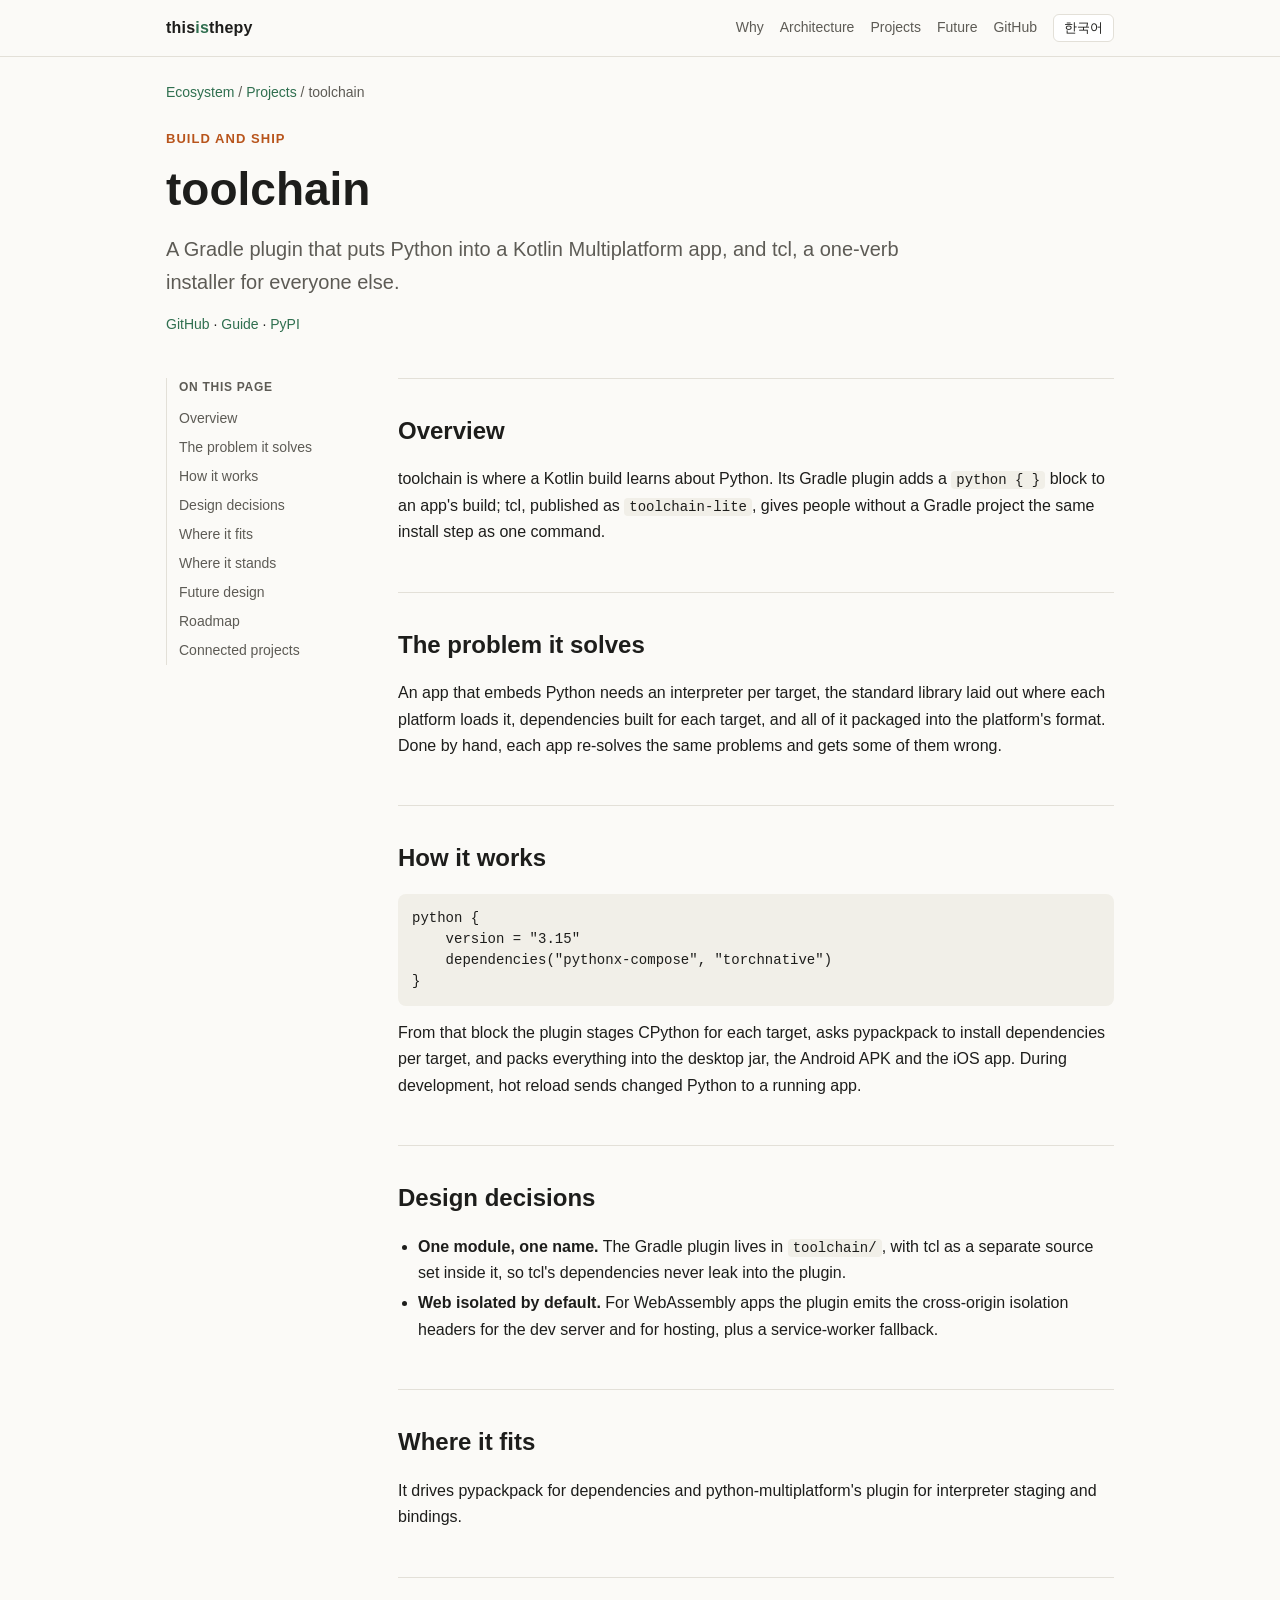
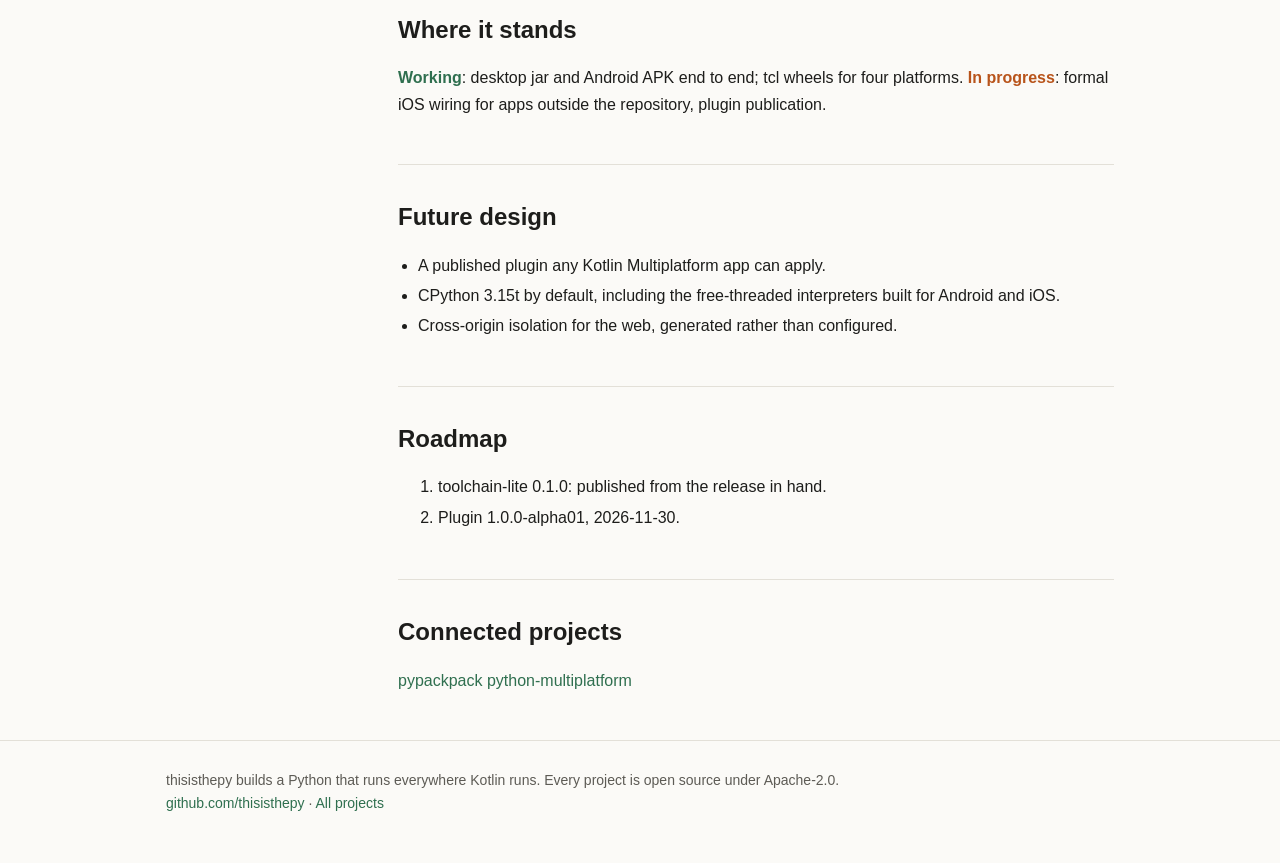
<file: projects/toolchain/index.html>
<!doctype html>
<html lang="en"><head><meta charset="utf-8"><meta name="viewport" content="width=device-width,initial-scale=1">
<title>toolchain | thisisthepy</title><meta name="description" content="A Gradle plugin that puts Python into a Kotlin Multiplatform app, and tcl, a one-verb installer for everyone else.">
<link rel="canonical" href="https://thisisthepy.org/projects/toolchain/">
<link rel="stylesheet" href="../../assets/site.css"><script src="../../assets/site.js"></script></head>
<body><header class="top"><div class="wrap"><a class="brand" href="../../">this<span>is</span>thepy</a><nav class="links">
<a href="../../#problem"><span data-l="en">Why</span><span data-l="ko">왜</span></a>
<a href="../../#architecture"><span data-l="en">Architecture</span><span data-l="ko">구조</span></a>
<a href="../../#projects"><span data-l="en">Projects</span><span data-l="ko">프로젝트</span></a>
<a class="hide-sm" href="../../#future"><span data-l="en">Future</span><span data-l="ko">미래</span></a>
<a class="hide-sm" href="https://github.com/thisisthepy">GitHub</a>
<button class="lang" id="lang" type="button">한국어</button></nav></div></header>
<main class="wrap"><div class="crumbs"><a href="../../"><span data-l="en">Ecosystem</span><span data-l="ko">생태계</span></a> / <a href="../../#projects"><span data-l="en">Projects</span><span data-l="ko">프로젝트</span></a> / toolchain</div>
<div class="hero" style="padding:24px 0 28px"><div class="kicker">Build and ship</div><h1>toolchain</h1>
<p class="lead"><span data-l="en">A Gradle plugin that puts Python into a Kotlin Multiplatform app, and tcl, a one-verb installer for everyone else.</span><span data-l="ko">Kotlin Multiplatform 앱에 Python을 넣는 Gradle 플러그인, 그리고 나머지 모두를 위한 한 단어 설치기 tcl.</span></p>
<p style="margin-top:14px;font-size:14px"><a href="https://github.com/thisisthepy/toolchain">GitHub</a> · <a href="https://thisisthepy.github.io/toolchain/">Guide</a> · <a href="https://pypi.org/project/toolchain-lite/">PyPI</a></p></div><div class="layout"><aside class="toc"><b><span data-l="en">On this page</span><span data-l="ko">이 페이지</span></b><a href="#overview"><span data-l="en">Overview</span><span data-l="ko">개요</span></a><a href="#problem"><span data-l="en">The problem it solves</span><span data-l="ko">푸는 문제</span></a><a href="#how"><span data-l="en">How it works</span><span data-l="ko">동작 방식</span></a><a href="#decisions"><span data-l="en">Design decisions</span><span data-l="ko">설계 결정</span></a><a href="#fit"><span data-l="en">Where it fits</span><span data-l="ko">생태계 안의 위치</span></a><a href="#state"><span data-l="en">Where it stands</span><span data-l="ko">현재 상태</span></a><a href="#future"><span data-l="en">Future design</span><span data-l="ko">미래 설계</span></a><a href="#roadmap"><span data-l="en">Roadmap</span><span data-l="ko">로드맵</span></a><a href="#related"><span data-l="en">Connected projects</span><span data-l="ko">연결된 프로젝트</span></a></aside><div><section id="overview"><h2><span data-l="en">Overview</span><span data-l="ko">개요</span></h2><div data-l="en"><p>toolchain is where a Kotlin build learns about Python. Its Gradle plugin adds a <code>python { }</code> block to an app's build; tcl, published as <code>toolchain-lite</code>, gives people without a Gradle project the same install step as one command.</p></div><div data-l="ko"><p>toolchain은 Kotlin 빌드가 Python을 알게 되는 곳입니다. Gradle 플러그인이 앱 빌드에 <code>python { }</code> 블록을 더하고, <code>toolchain-lite</code>로 배포되는 tcl은 Gradle 프로젝트가 없는 사람에게 같은 설치 단계를 명령 하나로 줍니다.</p></div></section><section id="problem"><h2><span data-l="en">The problem it solves</span><span data-l="ko">푸는 문제</span></h2><div data-l="en"><p>An app that embeds Python needs an interpreter per target, the standard library laid out where each platform loads it, dependencies built for each target, and all of it packaged into the platform's format. Done by hand, each app re-solves the same problems and gets some of them wrong.</p></div><div data-l="ko"><p>Python을 넣은 앱에는 타깃마다 인터프리터, 플랫폼마다 불러오는 위치에 놓인 표준 라이브러리, 타깃마다 빌드한 의존성, 그리고 이 모두를 플랫폼 형식으로 묶는 일이 필요합니다. 손으로 하면 앱마다 같은 문제를 다시 풀고 그중 일부를 틀립니다.</p></div></section><section id="how"><h2><span data-l="en">How it works</span><span data-l="ko">동작 방식</span></h2><div data-l="en"><pre><code>python {
    version = "3.15"
    dependencies("pythonx-compose", "torchnative")
}</code></pre>
<p>From that block the plugin stages CPython for each target, asks pypackpack to install dependencies per target, and packs everything into the desktop jar, the Android APK and the iOS app. During development, hot reload sends changed Python to a running app.</p></div><div data-l="ko"><pre><code>python {
    version = "3.15"
    dependencies("pythonx-compose", "torchnative")
}</code></pre>
<p>이 블록에서 플러그인이 타깃마다 CPython을 준비하고, pypackpack에 타깃별 의존성 설치를 맡기고, 모두를 데스크톱 jar, Android APK, iOS 앱에 넣습니다. 개발 중에는 핫 리로드가 바뀐 Python을 실행 중인 앱에 보냅니다.</p></div></section><section id="decisions"><h2><span data-l="en">Design decisions</span><span data-l="ko">설계 결정</span></h2><div data-l="en"><ul><li><b>One module, one name.</b> The Gradle plugin lives in <code>toolchain/</code>, with tcl as a separate source set inside it, so tcl's dependencies never leak into the plugin.</li><li><b>Web isolated by default.</b> For WebAssembly apps the plugin emits the cross-origin isolation headers for the dev server and for hosting, plus a service-worker fallback.</li></ul></div><div data-l="ko"><ul><li><b>모듈 하나, 이름 하나.</b> Gradle 플러그인은 <code>toolchain/</code>에 있고 tcl은 그 안의 별도 소스 세트라서, tcl의 의존성이 플러그인에 새지 않습니다.</li><li><b>웹은 기본 격리.</b> WebAssembly 앱을 위해 개발 서버와 호스팅용 교차 출처 격리 헤더와 서비스 워커 대체를 생성합니다.</li></ul></div></section><section id="fit"><h2><span data-l="en">Where it fits</span><span data-l="ko">생태계 안의 위치</span></h2><div data-l="en"><p>It drives pypackpack for dependencies and python-multiplatform's plugin for interpreter staging and bindings.</p></div><div data-l="ko"><p>의존성은 pypackpack을, 인터프리터 준비와 바인딩은 python-multiplatform의 플러그인을 움직입니다.</p></div></section><section id="state"><h2><span data-l="en">Where it stands</span><span data-l="ko">현재 상태</span></h2><div data-l="en"><p><span class="status-ok">Working</span>: desktop jar and Android APK end to end; tcl wheels for four platforms. <span class="status-wip">In progress</span>: formal iOS wiring for apps outside the repository, plugin publication.</p></div><div data-l="ko"><p><span class="status-ok">동작</span>: 데스크톱 jar와 Android APK 처음부터 끝까지, 네 플랫폼용 tcl wheel. <span class="status-wip">진행 중</span>: 저장소 밖 앱을 위한 iOS 연결 정식화, 플러그인 공개 배포.</p></div></section><section id="future"><h2><span data-l="en">Future design</span><span data-l="ko">미래 설계</span></h2><div data-l="en"><ul><li>A published plugin any Kotlin Multiplatform app can apply.</li><li>CPython 3.15t by default, including the free-threaded interpreters built for Android and iOS.</li><li>Cross-origin isolation for the web, generated rather than configured.</li></ul></div><div data-l="ko"><ul><li>어떤 Kotlin Multiplatform 앱이든 적용할 수 있는 공개 배포 플러그인.</li><li>Android와 iOS용으로 빌드한 free-threaded 인터프리터를 포함한 기본 CPython 3.15t.</li><li>설정하는 것이 아니라 생성되는 웹 교차 출처 격리.</li></ul></div></section><section id="roadmap"><h2><span data-l="en">Roadmap</span><span data-l="ko">로드맵</span></h2><div data-l="en"><ol><li>toolchain-lite 0.1.0: published from the release in hand.</li><li>Plugin 1.0.0-alpha01, 2026-11-30.</li></ol></div><div data-l="ko"><ol><li>toolchain-lite 0.1.0: 준비된 릴리스로 게시.</li><li>플러그인 1.0.0-alpha01, 2026-11-30.</li></ol></div></section><section id="related"><h2><span data-l="en">Connected projects</span><span data-l="ko">연결된 프로젝트</span></h2><div data-l="en"><p><a class="tag" href="../pypackpack/">pypackpack</a> <a class="tag" href="../python-multiplatform/">python-multiplatform</a></p></div><div data-l="ko"><p><a class="tag" href="../pypackpack/">pypackpack</a> <a class="tag" href="../python-multiplatform/">python-multiplatform</a></p></div></section></div></div></main>
<footer><div class="wrap"><span data-l="en">thisisthepy builds a Python that runs everywhere Kotlin runs. Every project is open source under Apache-2.0.</span><span data-l="ko">thisisthepy는 Kotlin이 도는 모든 곳에서 도는 Python을 만듭니다. 모든 프로젝트는 Apache-2.0 오픈소스입니다.</span><br><a href="https://github.com/thisisthepy">github.com/thisisthepy</a> · <a href="../../#projects"><span data-l="en">All projects</span><span data-l="ko">전체 프로젝트</span></a></div></footer>
</body></html>
</file>
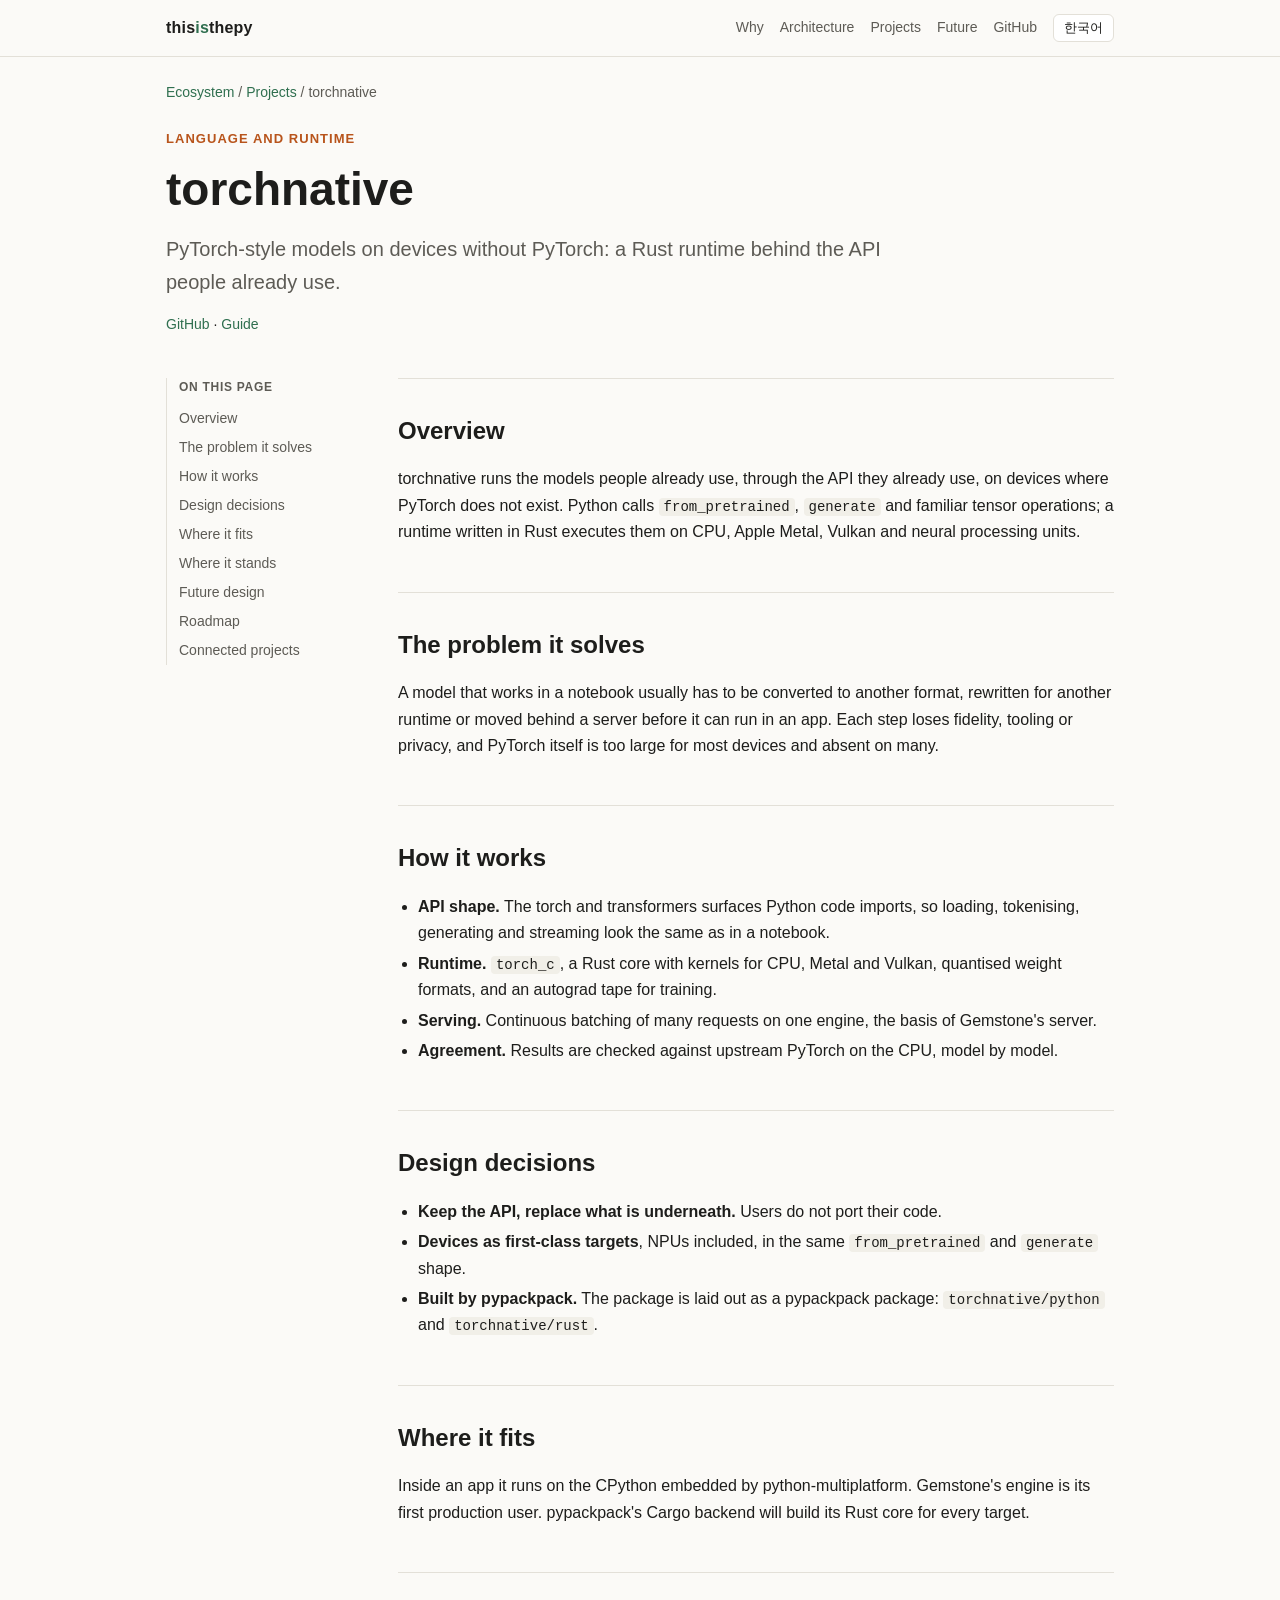
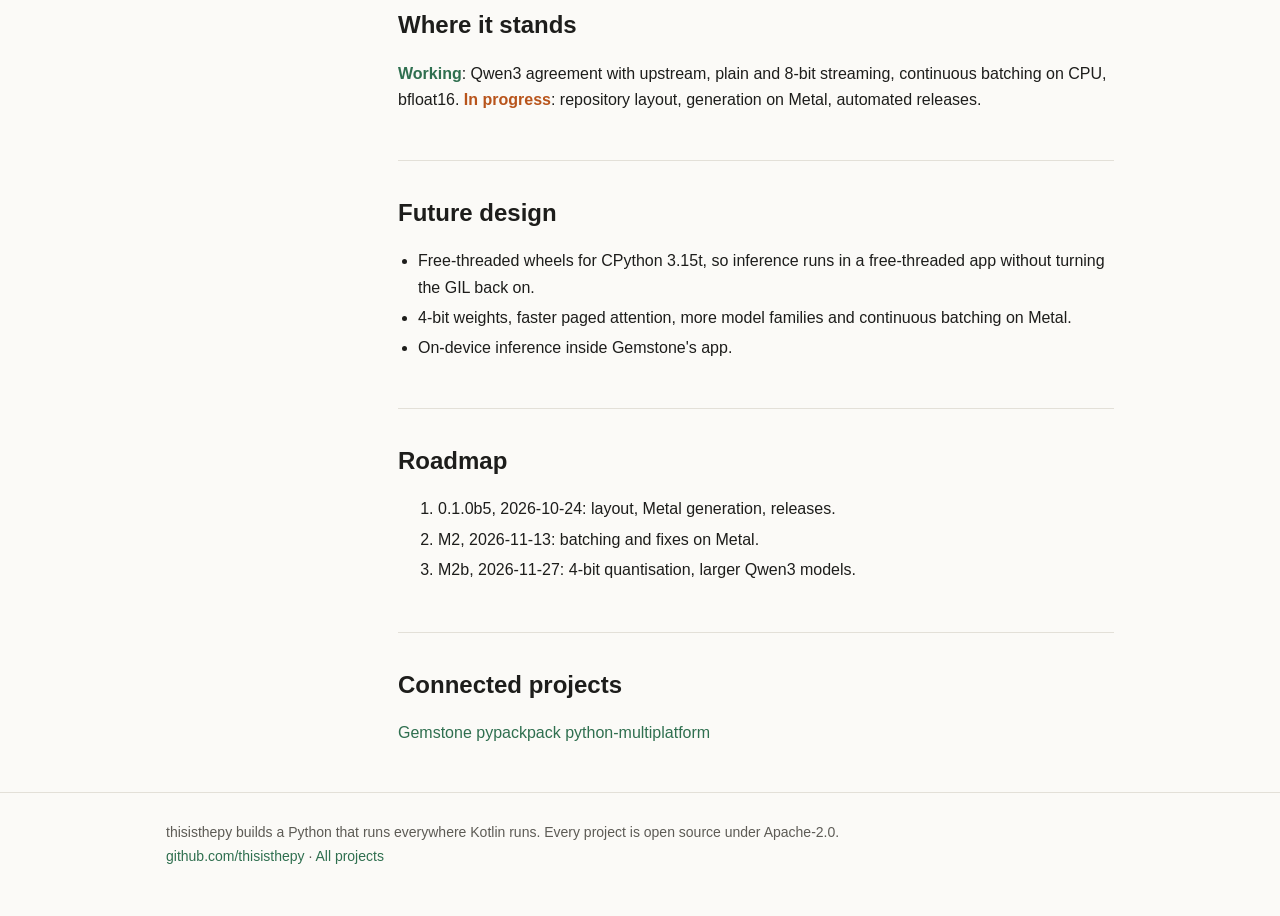
<file: projects/torchnative/index.html>
<!doctype html>
<html lang="en"><head><meta charset="utf-8"><meta name="viewport" content="width=device-width,initial-scale=1">
<title>torchnative | thisisthepy</title><meta name="description" content="PyTorch-style models on devices without PyTorch: a Rust runtime behind the API people already use.">
<link rel="canonical" href="https://thisisthepy.org/projects/torchnative/">
<link rel="stylesheet" href="../../assets/site.css"><script src="../../assets/site.js"></script></head>
<body><header class="top"><div class="wrap"><a class="brand" href="../../">this<span>is</span>thepy</a><nav class="links">
<a href="../../#problem"><span data-l="en">Why</span><span data-l="ko">왜</span></a>
<a href="../../#architecture"><span data-l="en">Architecture</span><span data-l="ko">구조</span></a>
<a href="../../#projects"><span data-l="en">Projects</span><span data-l="ko">프로젝트</span></a>
<a class="hide-sm" href="../../#future"><span data-l="en">Future</span><span data-l="ko">미래</span></a>
<a class="hide-sm" href="https://github.com/thisisthepy">GitHub</a>
<button class="lang" id="lang" type="button">한국어</button></nav></div></header>
<main class="wrap"><div class="crumbs"><a href="../../"><span data-l="en">Ecosystem</span><span data-l="ko">생태계</span></a> / <a href="../../#projects"><span data-l="en">Projects</span><span data-l="ko">프로젝트</span></a> / torchnative</div>
<div class="hero" style="padding:24px 0 28px"><div class="kicker">Language and runtime</div><h1>torchnative</h1>
<p class="lead"><span data-l="en">PyTorch-style models on devices without PyTorch: a Rust runtime behind the API people already use.</span><span data-l="ko">PyTorch가 없는 기기에서 PyTorch 방식의 모델을: 사람들이 이미 쓰는 API 뒤에 Rust 런타임을 둡니다.</span></p>
<p style="margin-top:14px;font-size:14px"><a href="https://github.com/thisisthepy/torchnative">GitHub</a> · <a href="https://thisisthepy.github.io/torchnative/">Guide</a></p></div><div class="layout"><aside class="toc"><b><span data-l="en">On this page</span><span data-l="ko">이 페이지</span></b><a href="#overview"><span data-l="en">Overview</span><span data-l="ko">개요</span></a><a href="#problem"><span data-l="en">The problem it solves</span><span data-l="ko">푸는 문제</span></a><a href="#how"><span data-l="en">How it works</span><span data-l="ko">동작 방식</span></a><a href="#decisions"><span data-l="en">Design decisions</span><span data-l="ko">설계 결정</span></a><a href="#fit"><span data-l="en">Where it fits</span><span data-l="ko">생태계 안의 위치</span></a><a href="#state"><span data-l="en">Where it stands</span><span data-l="ko">현재 상태</span></a><a href="#future"><span data-l="en">Future design</span><span data-l="ko">미래 설계</span></a><a href="#roadmap"><span data-l="en">Roadmap</span><span data-l="ko">로드맵</span></a><a href="#related"><span data-l="en">Connected projects</span><span data-l="ko">연결된 프로젝트</span></a></aside><div><section id="overview"><h2><span data-l="en">Overview</span><span data-l="ko">개요</span></h2><div data-l="en"><p>torchnative runs the models people already use, through the API they already use, on devices where PyTorch does not exist. Python calls <code>from_pretrained</code>, <code>generate</code> and familiar tensor operations; a runtime written in Rust executes them on CPU, Apple Metal, Vulkan and neural processing units.</p></div><div data-l="ko"><p>torchnative는 사람들이 이미 쓰는 모델을, 이미 쓰는 API로, PyTorch가 없는 기기에서 돌립니다. Python은 <code>from_pretrained</code>, <code>generate</code>, 익숙한 텐서 연산을 부르고, Rust로 쓴 런타임이 CPU, Apple Metal, Vulkan, 신경망 처리 장치에서 실행합니다.</p></div></section><section id="problem"><h2><span data-l="en">The problem it solves</span><span data-l="ko">푸는 문제</span></h2><div data-l="en"><p>A model that works in a notebook usually has to be converted to another format, rewritten for another runtime or moved behind a server before it can run in an app. Each step loses fidelity, tooling or privacy, and PyTorch itself is too large for most devices and absent on many.</p></div><div data-l="ko"><p>노트북에서 도는 모델을 앱에서 돌리려면 보통 다른 형식으로 변환하거나, 다른 런타임용으로 다시 쓰거나, 서버 뒤로 옮겨야 합니다. 단계마다 정확도, 도구, 사생활 중 무언가를 잃고, PyTorch 자체는 대부분의 기기에 너무 크고 많은 기기에는 아예 없습니다.</p></div></section><section id="how"><h2><span data-l="en">How it works</span><span data-l="ko">동작 방식</span></h2><div data-l="en"><ul>
<li><b>API shape.</b> The torch and transformers surfaces Python code imports, so loading, tokenising, generating and streaming look the same as in a notebook.</li>
<li><b>Runtime.</b> <code>torch_c</code>, a Rust core with kernels for CPU, Metal and Vulkan, quantised weight formats, and an autograd tape for training.</li>
<li><b>Serving.</b> Continuous batching of many requests on one engine, the basis of Gemstone's server.</li>
<li><b>Agreement.</b> Results are checked against upstream PyTorch on the CPU, model by model.</li>
</ul></div><div data-l="ko"><ul>
<li><b>API 모양.</b> Python 코드가 import하는 torch와 transformers 표면 그대로라서 로딩, 토큰화, 생성, 스트리밍이 노트북과 같아 보입니다.</li>
<li><b>런타임.</b> CPU, Metal, Vulkan 커널, 양자화 가중치 형식, 학습용 autograd 테이프를 가진 Rust 코어 <code>torch_c</code>.</li>
<li><b>서빙.</b> 엔진 하나에서 여러 요청을 연속 배칭하며, Gemstone 서버의 바탕입니다.</li>
<li><b>일치.</b> 결과는 모델마다 CPU에서 원래 PyTorch와 대조합니다.</li>
</ul></div></section><section id="decisions"><h2><span data-l="en">Design decisions</span><span data-l="ko">설계 결정</span></h2><div data-l="en"><ul><li><b>Keep the API, replace what is underneath.</b> Users do not port their code.</li><li><b>Devices as first-class targets</b>, NPUs included, in the same <code>from_pretrained</code> and <code>generate</code> shape.</li><li><b>Built by pypackpack.</b> The package is laid out as a pypackpack package: <code>torchnative/python</code> and <code>torchnative/rust</code>.</li></ul></div><div data-l="ko"><ul><li><b>API는 두고 아래를 바꾼다.</b> 사용자는 코드를 옮기지 않습니다.</li><li><b>기기가 일급 타깃.</b> NPU까지 같은 <code>from_pretrained</code>와 <code>generate</code> 모양으로.</li><li><b>pypackpack으로 빌드.</b> 패키지는 pypackpack 패키지 구조입니다. <code>torchnative/python</code>과 <code>torchnative/rust</code>.</li></ul></div></section><section id="fit"><h2><span data-l="en">Where it fits</span><span data-l="ko">생태계 안의 위치</span></h2><div data-l="en"><p>Inside an app it runs on the CPython embedded by python-multiplatform. Gemstone's engine is its first production user. pypackpack's Cargo backend will build its Rust core for every target.</p></div><div data-l="ko"><p>앱 안에서는 python-multiplatform이 넣은 CPython 위에서 돕니다. Gemstone 엔진이 첫 실사용자입니다. pypackpack의 Cargo 백엔드가 Rust 코어를 모든 타깃용으로 빌드하게 됩니다.</p></div></section><section id="state"><h2><span data-l="en">Where it stands</span><span data-l="ko">현재 상태</span></h2><div data-l="en"><p><span class="status-ok">Working</span>: Qwen3 agreement with upstream, plain and 8-bit streaming, continuous batching on CPU, bfloat16. <span class="status-wip">In progress</span>: repository layout, generation on Metal, automated releases.</p></div><div data-l="ko"><p><span class="status-ok">동작</span>: Qwen3 원본과 일치, 일반과 8비트 스트리밍, CPU 연속 배칭, bfloat16. <span class="status-wip">진행 중</span>: 저장소 구조, Metal에서의 생성, 자동 배포.</p></div></section><section id="future"><h2><span data-l="en">Future design</span><span data-l="ko">미래 설계</span></h2><div data-l="en"><ul><li>Free-threaded wheels for CPython 3.15t, so inference runs in a free-threaded app without turning the GIL back on.</li><li>4-bit weights, faster paged attention, more model families and continuous batching on Metal.</li><li>On-device inference inside Gemstone's app.</li></ul></div><div data-l="ko"><ul><li>CPython 3.15t용 free-threaded wheel. free-threaded 앱에서 GIL을 다시 켜지 않고 추론합니다.</li><li>4비트 가중치, 더 빠른 paged attention, 더 많은 모델 계열, Metal 연속 배칭.</li><li>Gemstone 앱 안의 온디바이스 추론.</li></ul></div></section><section id="roadmap"><h2><span data-l="en">Roadmap</span><span data-l="ko">로드맵</span></h2><div data-l="en"><ol><li>0.1.0b5, 2026-10-24: layout, Metal generation, releases.</li><li>M2, 2026-11-13: batching and fixes on Metal.</li><li>M2b, 2026-11-27: 4-bit quantisation, larger Qwen3 models.</li></ol></div><div data-l="ko"><ol><li>0.1.0b5, 2026-10-24: 구조, Metal 생성, 배포.</li><li>M2, 2026-11-13: Metal 배칭과 수정.</li><li>M2b, 2026-11-27: 4비트 양자화, 더 큰 Qwen3 모델.</li></ol></div></section><section id="related"><h2><span data-l="en">Connected projects</span><span data-l="ko">연결된 프로젝트</span></h2><div data-l="en"><p><a class="tag" href="../gemstone/">Gemstone</a> <a class="tag" href="../pypackpack/">pypackpack</a> <a class="tag" href="../python-multiplatform/">python-multiplatform</a></p></div><div data-l="ko"><p><a class="tag" href="../gemstone/">Gemstone</a> <a class="tag" href="../pypackpack/">pypackpack</a> <a class="tag" href="../python-multiplatform/">python-multiplatform</a></p></div></section></div></div></main>
<footer><div class="wrap"><span data-l="en">thisisthepy builds a Python that runs everywhere Kotlin runs. Every project is open source under Apache-2.0.</span><span data-l="ko">thisisthepy는 Kotlin이 도는 모든 곳에서 도는 Python을 만듭니다. 모든 프로젝트는 Apache-2.0 오픈소스입니다.</span><br><a href="https://github.com/thisisthepy">github.com/thisisthepy</a> · <a href="../../#projects"><span data-l="en">All projects</span><span data-l="ko">전체 프로젝트</span></a></div></footer>
</body></html>
</file>
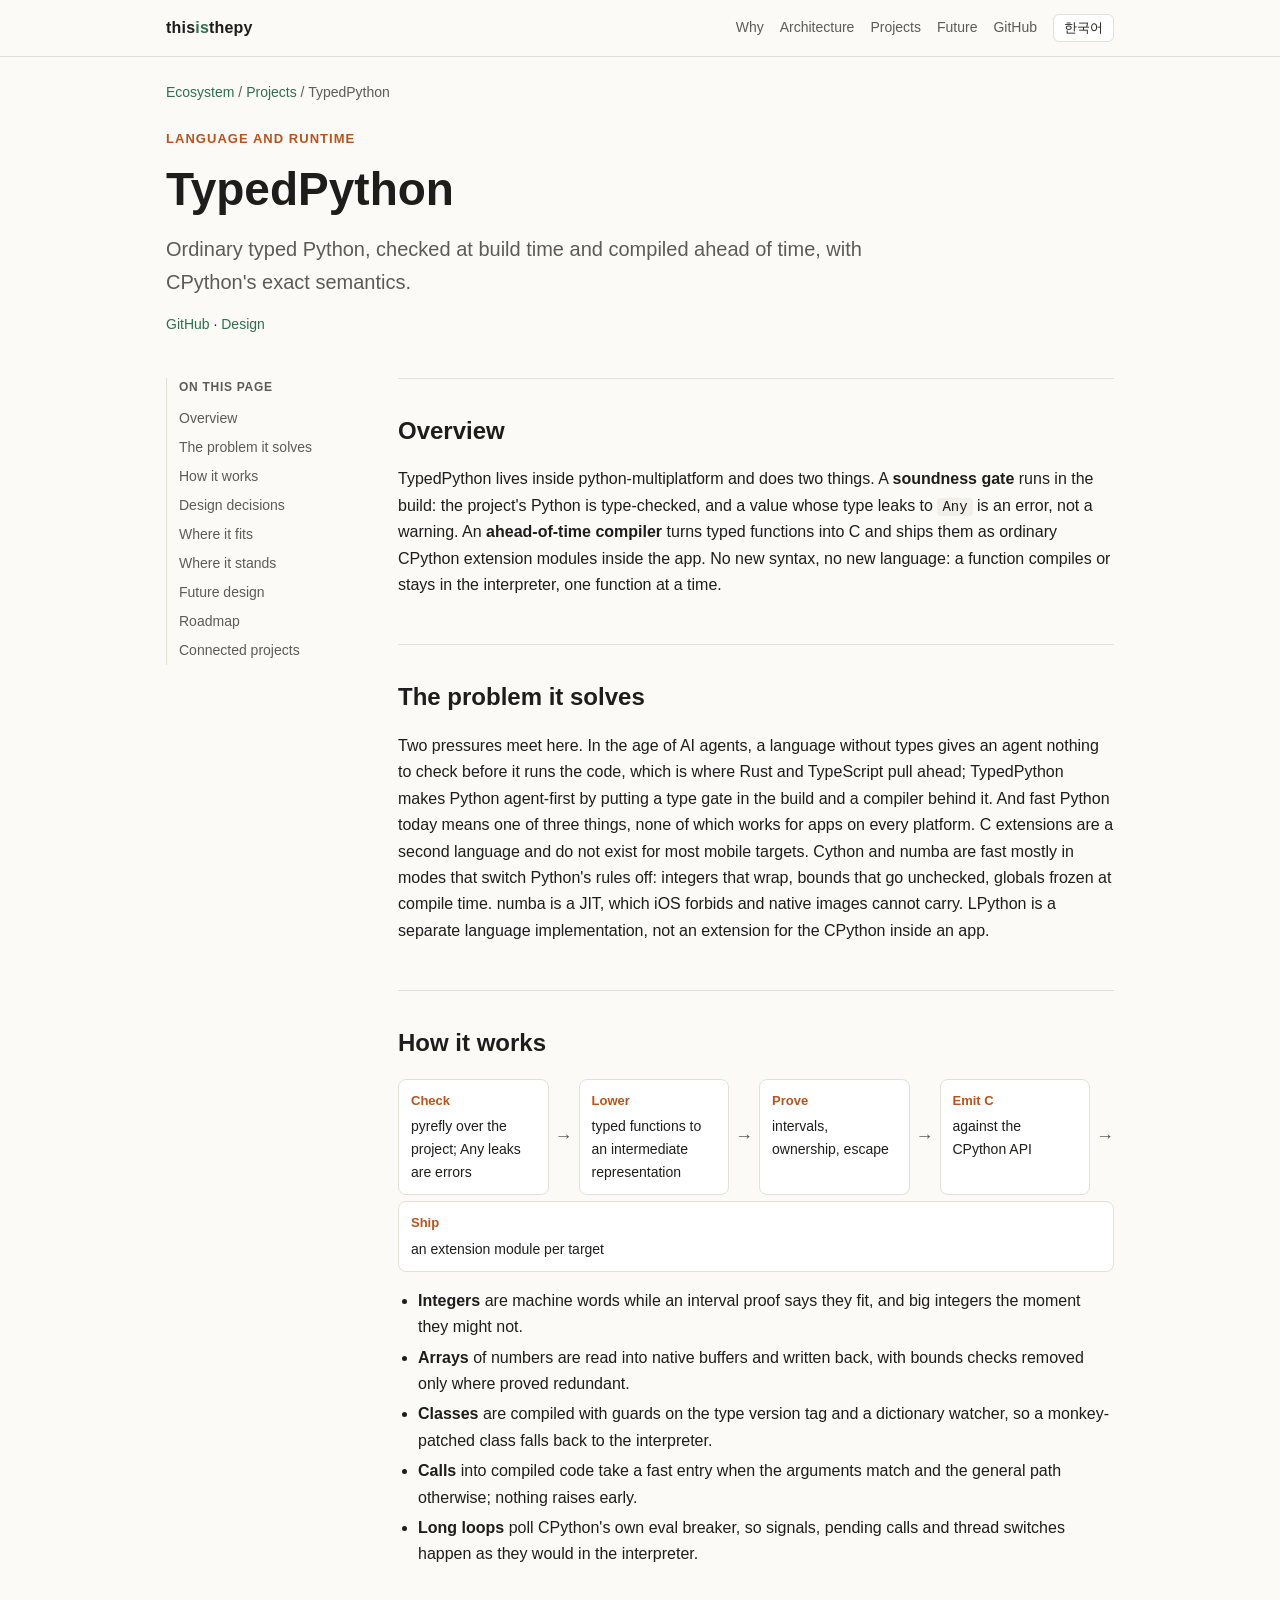
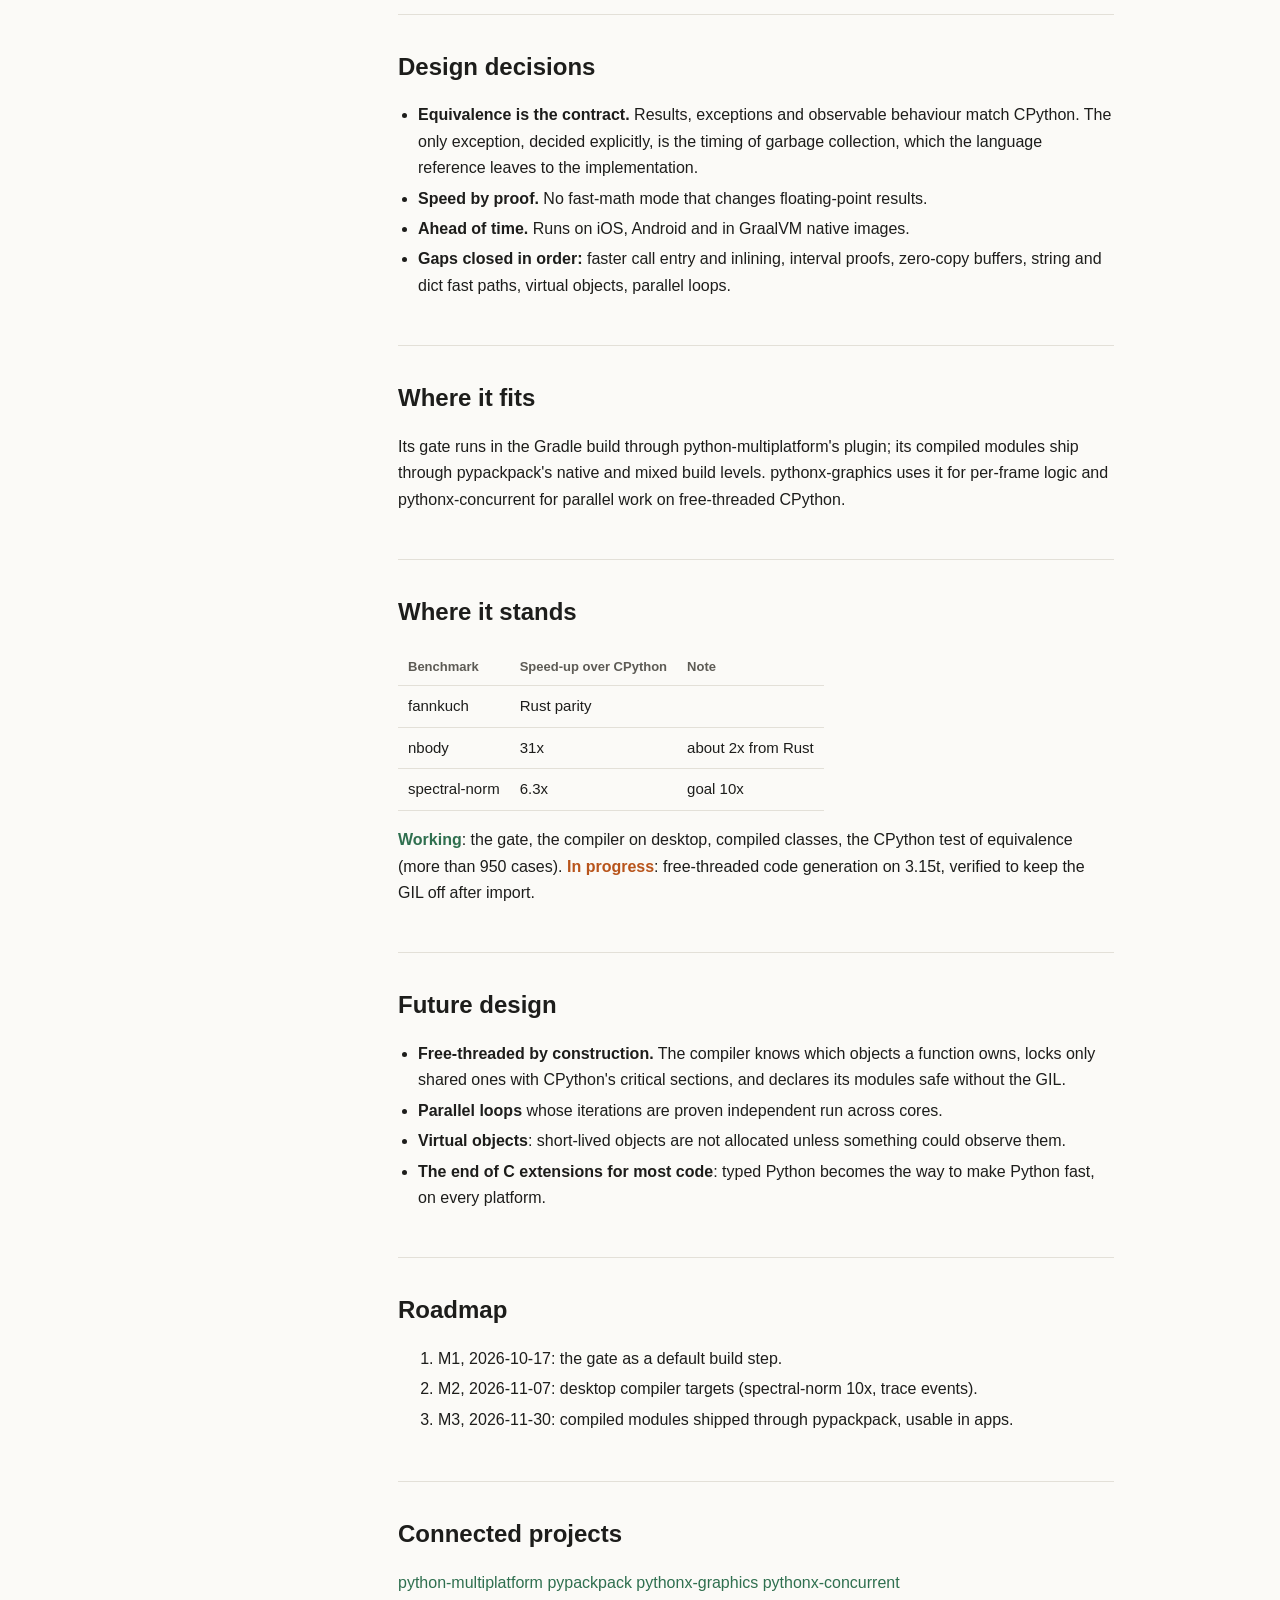
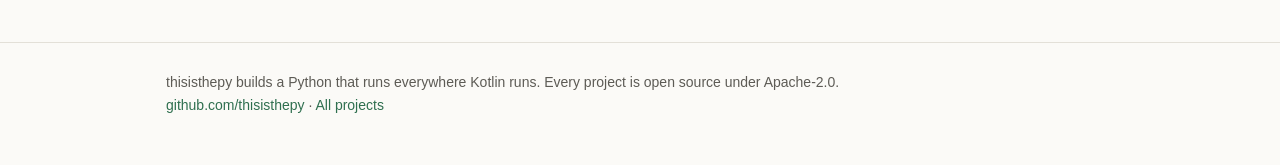
<file: projects/typedpython/index.html>
<!doctype html>
<html lang="en"><head><meta charset="utf-8"><meta name="viewport" content="width=device-width,initial-scale=1">
<title>TypedPython | thisisthepy</title><meta name="description" content="Ordinary typed Python, checked at build time and compiled ahead of time, with CPython&#x27;s exact semantics.">
<link rel="canonical" href="https://thisisthepy.org/projects/typedpython/">
<link rel="stylesheet" href="../../assets/site.css"><script src="../../assets/site.js"></script></head>
<body><header class="top"><div class="wrap"><a class="brand" href="../../">this<span>is</span>thepy</a><nav class="links">
<a href="../../#problem"><span data-l="en">Why</span><span data-l="ko">왜</span></a>
<a href="../../#architecture"><span data-l="en">Architecture</span><span data-l="ko">구조</span></a>
<a href="../../#projects"><span data-l="en">Projects</span><span data-l="ko">프로젝트</span></a>
<a class="hide-sm" href="../../#future"><span data-l="en">Future</span><span data-l="ko">미래</span></a>
<a class="hide-sm" href="https://github.com/thisisthepy">GitHub</a>
<button class="lang" id="lang" type="button">한국어</button></nav></div></header>
<main class="wrap"><div class="crumbs"><a href="../../"><span data-l="en">Ecosystem</span><span data-l="ko">생태계</span></a> / <a href="../../#projects"><span data-l="en">Projects</span><span data-l="ko">프로젝트</span></a> / TypedPython</div>
<div class="hero" style="padding:24px 0 28px"><div class="kicker">Language and runtime</div><h1>TypedPython</h1>
<p class="lead"><span data-l="en">Ordinary typed Python, checked at build time and compiled ahead of time, with CPython's exact semantics.</span><span data-l="ko">평범한 타입 붙은 Python을 빌드할 때 검사하고 미리 컴파일합니다. 의미는 CPython과 정확히 같습니다.</span></p>
<p style="margin-top:14px;font-size:14px"><a href="https://github.com/thisisthepy/python-multiplatform">GitHub</a> · <a href="https://github.com/thisisthepy/python-multiplatform/blob/develop/docs/design/typedpython.md">Design</a></p></div><div class="layout"><aside class="toc"><b><span data-l="en">On this page</span><span data-l="ko">이 페이지</span></b><a href="#overview"><span data-l="en">Overview</span><span data-l="ko">개요</span></a><a href="#problem"><span data-l="en">The problem it solves</span><span data-l="ko">푸는 문제</span></a><a href="#how"><span data-l="en">How it works</span><span data-l="ko">동작 방식</span></a><a href="#decisions"><span data-l="en">Design decisions</span><span data-l="ko">설계 결정</span></a><a href="#fit"><span data-l="en">Where it fits</span><span data-l="ko">생태계 안의 위치</span></a><a href="#state"><span data-l="en">Where it stands</span><span data-l="ko">현재 상태</span></a><a href="#future"><span data-l="en">Future design</span><span data-l="ko">미래 설계</span></a><a href="#roadmap"><span data-l="en">Roadmap</span><span data-l="ko">로드맵</span></a><a href="#related"><span data-l="en">Connected projects</span><span data-l="ko">연결된 프로젝트</span></a></aside><div><section id="overview"><h2><span data-l="en">Overview</span><span data-l="ko">개요</span></h2><div data-l="en"><p>TypedPython lives inside python-multiplatform and does two things. A <b>soundness gate</b> runs in the build: the project's Python is type-checked, and a value whose type leaks to <code>Any</code> is an error, not a warning. An <b>ahead-of-time compiler</b> turns typed functions into C and ships them as ordinary CPython extension modules inside the app. No new syntax, no new language: a function compiles or stays in the interpreter, one function at a time.</p></div><div data-l="ko"><p>TypedPython은 python-multiplatform 안에서 두 가지를 합니다. 빌드 안에서 <b>건전성 게이트</b>가 돕니다. 프로젝트의 Python을 타입 검사하고, 타입이 <code>Any</code>로 새는 값은 경고가 아니라 오류입니다. <b>미리 컴파일하는 컴파일러</b>는 타입 붙은 함수를 C로 바꿔 앱 안의 평범한 CPython 확장 모듈로 배포합니다. 새 문법도 새 언어도 없고, 함수 하나씩 컴파일되거나 인터프리터에 남습니다.</p></div></section><section id="problem"><h2><span data-l="en">The problem it solves</span><span data-l="ko">푸는 문제</span></h2><div data-l="en"><p>Two pressures meet here. In the age of AI agents, a language without types gives an agent nothing to check before it runs the code, which is where Rust and TypeScript pull ahead; TypedPython makes Python agent-first by putting a type gate in the build and a compiler behind it. And fast Python today means one of three things, none of which works for apps on every platform. C extensions are a second language and do not exist for most mobile targets. Cython and numba are fast mostly in modes that switch Python's rules off: integers that wrap, bounds that go unchecked, globals frozen at compile time. numba is a JIT, which iOS forbids and native images cannot carry. LPython is a separate language implementation, not an extension for the CPython inside an app.</p></div><div data-l="ko"><p>두 가지 압력이 여기서 만납니다. AI 에이전트 시대에 타입이 없는 언어는 에이전트가 코드를 실행하기 전에 확인할 것을 주지 못하고, 그 자리에서 Rust와 TypeScript가 앞서 나갑니다. TypedPython은 빌드에 타입 게이트를 두고 그 뒤에 컴파일러를 두어 Python을 에이전트 우선으로 만듭니다. 그리고 오늘날 빠른 Python은 셋 중 하나이고, 모든 플랫폼의 앱에서 되는 것은 없습니다. C 확장은 두 번째 언어이고 대부분의 모바일 타깃에는 없습니다. Cython과 numba가 빠른 것은 대부분 Python의 규칙을 끄는 모드에서입니다. 정수가 한 바퀴 돌고, 경계를 검사하지 않고, 전역을 컴파일할 때 얼립니다. numba는 JIT라서 iOS가 금지하고 네이티브 이미지가 품을 수 없습니다. LPython은 별도의 언어 구현이지 앱 안의 CPython을 위한 확장이 아닙니다.</p></div></section><section id="how"><h2><span data-l="en">How it works</span><span data-l="ko">동작 방식</span></h2><div data-l="en"><div class="flow"><div class="step"><b>Check</b>pyrefly over the project; Any leaks are errors</div><div class="arrow">→</div><div class="step"><b>Lower</b>typed functions to an intermediate representation</div><div class="arrow">→</div><div class="step"><b>Prove</b>intervals, ownership, escape</div><div class="arrow">→</div><div class="step"><b>Emit C</b>against the CPython API</div><div class="arrow">→</div><div class="step"><b>Ship</b>an extension module per target</div></div>
<ul>
<li><b>Integers</b> are machine words while an interval proof says they fit, and big integers the moment they might not.</li>
<li><b>Arrays</b> of numbers are read into native buffers and written back, with bounds checks removed only where proved redundant.</li>
<li><b>Classes</b> are compiled with guards on the type version tag and a dictionary watcher, so a monkey-patched class falls back to the interpreter.</li>
<li><b>Calls</b> into compiled code take a fast entry when the arguments match and the general path otherwise; nothing raises early.</li>
<li><b>Long loops</b> poll CPython's own eval breaker, so signals, pending calls and thread switches happen as they would in the interpreter.</li>
</ul></div><div data-l="ko"><div class="flow"><div class="step"><b>검사</b>프로젝트에 pyrefly, Any 누수는 오류</div><div class="arrow">→</div><div class="step"><b>낮추기</b>타입 붙은 함수를 중간 표현으로</div><div class="arrow">→</div><div class="step"><b>증명</b>구간, 소유권, 탈출</div><div class="arrow">→</div><div class="step"><b>C 생성</b>CPython API 대상</div><div class="arrow">→</div><div class="step"><b>배포</b>타깃마다 확장 모듈</div></div>
<ul>
<li><b>정수</b>는 구간 증명이 맞다고 하는 동안 기계어 크기이고, 넘칠 수 있는 순간 큰 정수가 됩니다.</li>
<li><b>숫자 배열</b>은 네이티브 버퍼로 읽었다가 다시 쓰고, 경계 검사는 필요 없다고 증명된 곳에서만 없앱니다.</li>
<li><b>클래스</b>는 타입 버전 태그 검사와 딕셔너리 감시자를 붙여 컴파일해서, 실행 중에 클래스를 고치면 인터프리터로 돌아갑니다.</li>
<li><b>호출</b>은 인자가 맞으면 빠른 입구로, 아니면 일반 경로로 들어가고, 미리 예외를 내지 않습니다.</li>
<li><b>긴 루프</b>는 CPython 자신의 eval breaker를 확인해서 시그널, 대기 중인 호출, 스레드 전환이 인터프리터에서처럼 일어납니다.</li>
</ul></div></section><section id="decisions"><h2><span data-l="en">Design decisions</span><span data-l="ko">설계 결정</span></h2><div data-l="en"><ul>
<li><b>Equivalence is the contract.</b> Results, exceptions and observable behaviour match CPython. The only exception, decided explicitly, is the timing of garbage collection, which the language reference leaves to the implementation.</li>
<li><b>Speed by proof.</b> No fast-math mode that changes floating-point results.</li>
<li><b>Ahead of time.</b> Runs on iOS, Android and in GraalVM native images.</li>
<li><b>Gaps closed in order:</b> faster call entry and inlining, interval proofs, zero-copy buffers, string and dict fast paths, virtual objects, parallel loops.</li>
</ul></div><div data-l="ko"><ul>
<li><b>동일성이 계약입니다.</b> 결과, 예외, 관측 가능한 동작이 CPython과 같습니다. 명시적으로 정한 예외는 언어 레퍼런스가 구현에 맡긴 가비지 컬렉션 시점 하나입니다.</li>
<li><b>증명으로 얻는 속도.</b> 실수 계산 결과를 바꾸는 fast-math 모드는 두지 않습니다.</li>
<li><b>미리 컴파일.</b> iOS, Android, GraalVM 네이티브 이미지에서 돕니다.</li>
<li><b>메우는 순서:</b> 빠른 호출 입구와 인라인, 구간 증명, 복사 없는 버퍼, 문자열과 딕셔너리 빠른 경로, 가상 객체, 병렬 루프.</li>
</ul></div></section><section id="fit"><h2><span data-l="en">Where it fits</span><span data-l="ko">생태계 안의 위치</span></h2><div data-l="en"><p>Its gate runs in the Gradle build through python-multiplatform's plugin; its compiled modules ship through pypackpack's native and mixed build levels. pythonx-graphics uses it for per-frame logic and pythonx-concurrent for parallel work on free-threaded CPython.</p></div><div data-l="ko"><p>게이트는 python-multiplatform의 플러그인을 통해 Gradle 빌드에서 돌고, 컴파일 모듈은 pypackpack의 native와 mixed 빌드 레벨로 배포됩니다. pythonx-graphics는 매 프레임 로직에, pythonx-concurrent는 free-threaded CPython의 병렬 작업에 씁니다.</p></div></section><section id="state"><h2><span data-l="en">Where it stands</span><span data-l="ko">현재 상태</span></h2><div data-l="en"><table><tr><th>Benchmark</th><th>Speed-up over CPython</th><th>Note</th></tr>
<tr><td>fannkuch</td><td>Rust parity</td><td></td></tr>
<tr><td>nbody</td><td>31x</td><td>about 2x from Rust</td></tr>
<tr><td>spectral-norm</td><td>6.3x</td><td>goal 10x</td></tr></table>
<p><span class="status-ok">Working</span>: the gate, the compiler on desktop, compiled classes, the CPython test of equivalence (more than 950 cases). <span class="status-wip">In progress</span>: free-threaded code generation on 3.15t, verified to keep the GIL off after import.</p></div><div data-l="ko"><table><tr><th>벤치마크</th><th>CPython 대비</th><th>비고</th></tr>
<tr><td>fannkuch</td><td>Rust와 대등</td><td></td></tr>
<tr><td>nbody</td><td>31배</td><td>Rust와 약 2배 차이</td></tr>
<tr><td>spectral-norm</td><td>6.3배</td><td>목표 10배</td></tr></table>
<p><span class="status-ok">동작</span>: 게이트, 데스크톱 컴파일러, 클래스 컴파일, CPython 동일성 테스트(950개 이상). <span class="status-wip">진행 중</span>: 3.15t의 free-threaded 코드 생성. import 뒤에도 GIL이 꺼진 상태로 남는 것을 확인했습니다.</p></div></section><section id="future"><h2><span data-l="en">Future design</span><span data-l="ko">미래 설계</span></h2><div data-l="en"><ul>
<li><b>Free-threaded by construction.</b> The compiler knows which objects a function owns, locks only shared ones with CPython's critical sections, and declares its modules safe without the GIL.</li>
<li><b>Parallel loops</b> whose iterations are proven independent run across cores.</li>
<li><b>Virtual objects</b>: short-lived objects are not allocated unless something could observe them.</li>
<li><b>The end of C extensions for most code</b>: typed Python becomes the way to make Python fast, on every platform.</li>
</ul></div><div data-l="ko"><ul>
<li><b>처음부터 free-threaded.</b> 컴파일러는 함수가 소유한 객체를 알아서 공유되는 것만 CPython의 critical section으로 잠그고, 모듈이 GIL 없이 안전하다고 선언합니다.</li>
<li><b>병렬 루프.</b> 반복이 독립이라고 증명된 루프는 여러 코어에서 돕니다.</li>
<li><b>가상 객체.</b> 짧게 사는 객체는 무언가 관측할 수 있을 때만 만듭니다.</li>
<li><b>대부분의 코드에서 C 확장의 끝.</b> 타입 붙은 Python이 모든 플랫폼에서 Python을 빠르게 하는 방법이 됩니다.</li>
</ul></div></section><section id="roadmap"><h2><span data-l="en">Roadmap</span><span data-l="ko">로드맵</span></h2><div data-l="en"><ol><li>M1, 2026-10-17: the gate as a default build step.</li><li>M2, 2026-11-07: desktop compiler targets (spectral-norm 10x, trace events).</li><li>M3, 2026-11-30: compiled modules shipped through pypackpack, usable in apps.</li></ol></div><div data-l="ko"><ol><li>M1, 2026-10-17: 게이트를 기본 빌드 단계로.</li><li>M2, 2026-11-07: 데스크톱 컴파일러 목표(spectral-norm 10배, trace 이벤트).</li><li>M3, 2026-11-30: pypackpack으로 배포되는 컴파일 모듈, 앱에서 사용 가능.</li></ol></div></section><section id="related"><h2><span data-l="en">Connected projects</span><span data-l="ko">연결된 프로젝트</span></h2><div data-l="en"><p><a class="tag" href="../python-multiplatform/">python-multiplatform</a> <a class="tag" href="../pypackpack/">pypackpack</a> <a class="tag" href="../pythonx-graphics/">pythonx-graphics</a> <a class="tag" href="../pythonx-concurrent/">pythonx-concurrent</a></p></div><div data-l="ko"><p><a class="tag" href="../python-multiplatform/">python-multiplatform</a> <a class="tag" href="../pypackpack/">pypackpack</a> <a class="tag" href="../pythonx-graphics/">pythonx-graphics</a> <a class="tag" href="../pythonx-concurrent/">pythonx-concurrent</a></p></div></section></div></div></main>
<footer><div class="wrap"><span data-l="en">thisisthepy builds a Python that runs everywhere Kotlin runs. Every project is open source under Apache-2.0.</span><span data-l="ko">thisisthepy는 Kotlin이 도는 모든 곳에서 도는 Python을 만듭니다. 모든 프로젝트는 Apache-2.0 오픈소스입니다.</span><br><a href="https://github.com/thisisthepy">github.com/thisisthepy</a> · <a href="../../#projects"><span data-l="en">All projects</span><span data-l="ko">전체 프로젝트</span></a></div></footer>
</body></html>
</file>
<file: assets/site.css>
:root{--bg:#fbfaf7;--fg:#1d1d1b;--muted:#5d5b55;--line:#e3e0d8;--card:#ffffff;--accent:#2f6f4f;--accent-2:#b8541b;--code:#f1efe8;--layer1:#e9f2ec;--layer2:#f4ece3;--layer3:#e8eef5;--layer4:#f2e9f2;--layer5:#eeeeea}
@media (prefers-color-scheme:dark){:root:not([data-theme="light"]){--bg:#121311;--fg:#ecebe6;--muted:#a3a19a;--line:#2c2d29;--card:#1a1b18;--accent:#7cc39b;--accent-2:#e59a62;--code:#22231f;--layer1:#1c2a22;--layer2:#2c241c;--layer3:#1c2430;--layer4:#2a1f2a;--layer5:#22231f}}
:root[data-theme="dark"]{--bg:#121311;--fg:#ecebe6;--muted:#a3a19a;--line:#2c2d29;--card:#1a1b18;--accent:#7cc39b;--accent-2:#e59a62;--code:#22231f;--layer1:#1c2a22;--layer2:#2c241c;--layer3:#1c2430;--layer4:#2a1f2a;--layer5:#22231f}
*{box-sizing:border-box}
html{-webkit-text-size-adjust:100%}
body{margin:0;background:var(--bg);color:var(--fg);font:16px/1.65 -apple-system,BlinkMacSystemFont,"Segoe UI","Apple SD Gothic Neo","Noto Sans KR",Roboto,sans-serif}
a{color:var(--accent);text-decoration:none}a:hover{text-decoration:underline}
.wrap{max-width:980px;margin:0 auto;padding:0 16px}
header.top{border-bottom:1px solid var(--line);position:sticky;top:0;background:var(--bg);z-index:5}
header.top .wrap{display:flex;align-items:center;justify-content:space-between;gap:12px;height:56px}
.brand{font-weight:700;letter-spacing:.2px;color:var(--fg)}
.brand span{color:var(--accent)}
nav.links{display:flex;gap:16px;align-items:center;font-size:14px;flex-wrap:wrap}
nav.links a{color:var(--muted)}
.lang{border:1px solid var(--line);background:var(--card);color:var(--fg);border-radius:6px;padding:4px 10px;font-size:13px;cursor:pointer}
.hero{padding:64px 0 40px}
.hero h1{font-size:clamp(28px,5vw,46px);line-height:1.2;margin:0 0 16px}
.hero p.lead{font-size:clamp(17px,2.2vw,20px);color:var(--muted);max-width:760px;margin:0}
.kicker{font-size:13px;letter-spacing:.08em;text-transform:uppercase;color:var(--accent-2);font-weight:600;margin-bottom:12px}
section{padding:32px 0;border-top:1px solid var(--line)}
section h2{font-size:24px;margin:0 0 16px}
section h3{font-size:18px;margin:24px 0 8px}
p{margin:0 0 14px}
ul{padding-left:20px;margin:0 0 14px}li{margin:4px 0}
.grid{display:grid;grid-template-columns:repeat(auto-fit,minmax(260px,1fr));gap:14px}
.card{background:var(--card);border:1px solid var(--line);border-radius:10px;padding:16px}
.card h3{margin:0 0 6px;font-size:17px}
.card p{color:var(--muted);font-size:15px;margin:0 0 10px}
.card .tag{display:inline-block;font-size:12px;color:var(--accent-2);border:1px solid var(--line);border-radius:999px;padding:1px 8px;margin-right:4px}
.stack{display:flex;flex-direction:column;gap:8px;margin:8px 0 16px}
.layer{border-radius:10px;padding:12px 14px;border:1px solid var(--line)}
.layer b{display:block;font-size:13px;letter-spacing:.06em;text-transform:uppercase;color:var(--muted);margin-bottom:6px}
.layer .items{display:flex;flex-wrap:wrap;gap:8px}
.layer .items a,.layer .items span{background:var(--card);border:1px solid var(--line);border-radius:6px;padding:3px 10px;font-size:14px;color:var(--fg)}
.l1{background:var(--layer1)}.l2{background:var(--layer2)}.l3{background:var(--layer3)}.l4{background:var(--layer4)}.l5{background:var(--layer5)}
code,pre{font-family:ui-monospace,SFMono-Regular,Menlo,Consolas,monospace;font-size:14px}
code{background:var(--code);padding:1px 5px;border-radius:4px}
pre{background:var(--code);padding:14px;border-radius:8px;overflow-x:auto;line-height:1.5}
pre code{background:none;padding:0}
table{border-collapse:collapse;width:100%;font-size:15px;margin:8px 0 16px;display:block;overflow-x:auto}
th,td{border-bottom:1px solid var(--line);padding:8px 10px;text-align:left;vertical-align:top}
th{color:var(--muted);font-weight:600;font-size:13px}
.note{border-left:3px solid var(--accent);padding:6px 12px;color:var(--muted);margin:12px 0}
.crumbs{font-size:14px;color:var(--muted);margin-top:24px}
footer{border-top:1px solid var(--line);padding:28px 0 48px;color:var(--muted);font-size:14px}
[data-l="ko"]{display:none}
html[lang="ko"] [data-l="ko"]{display:revert}
html[lang="ko"] [data-l="en"]{display:none}
@media (max-width:640px){nav.links .hide-sm{display:none}.hero{padding:40px 0 24px}}
.layout{display:grid;grid-template-columns:200px minmax(0,1fr);gap:32px;align-items:start}
.toc{position:sticky;top:72px;font-size:14px;border-left:1px solid var(--line);padding-left:12px}
.toc b{display:block;font-size:12px;letter-spacing:.06em;text-transform:uppercase;color:var(--muted);margin-bottom:6px}
.toc a{display:block;color:var(--muted);padding:3px 0}
.toc a:hover{color:var(--accent)}
@media (max-width:820px){.layout{grid-template-columns:1fr}.toc{position:static;border-left:none;padding-left:0;border-bottom:1px solid var(--line);padding-bottom:12px}}
.flow{display:flex;flex-wrap:wrap;align-items:stretch;gap:6px;margin:10px 0 16px}
.flow .step{flex:1 1 150px;background:var(--card);border:1px solid var(--line);border-radius:8px;padding:10px 12px;font-size:14px}
.flow .step b{display:block;font-size:13px;color:var(--accent-2);margin-bottom:4px}
.flow .arrow{align-self:center;color:var(--muted);font-size:18px}
.status-ok{color:var(--accent);font-weight:600}.status-wip{color:var(--accent-2);font-weight:600}.status-plan{color:var(--muted);font-weight:600}
dl.gloss dt{font-weight:600;margin-top:10px}dl.gloss dd{margin:2px 0 0 0;color:var(--muted)}
.two{display:grid;grid-template-columns:repeat(auto-fit,minmax(280px,1fr));gap:14px}
</file>
